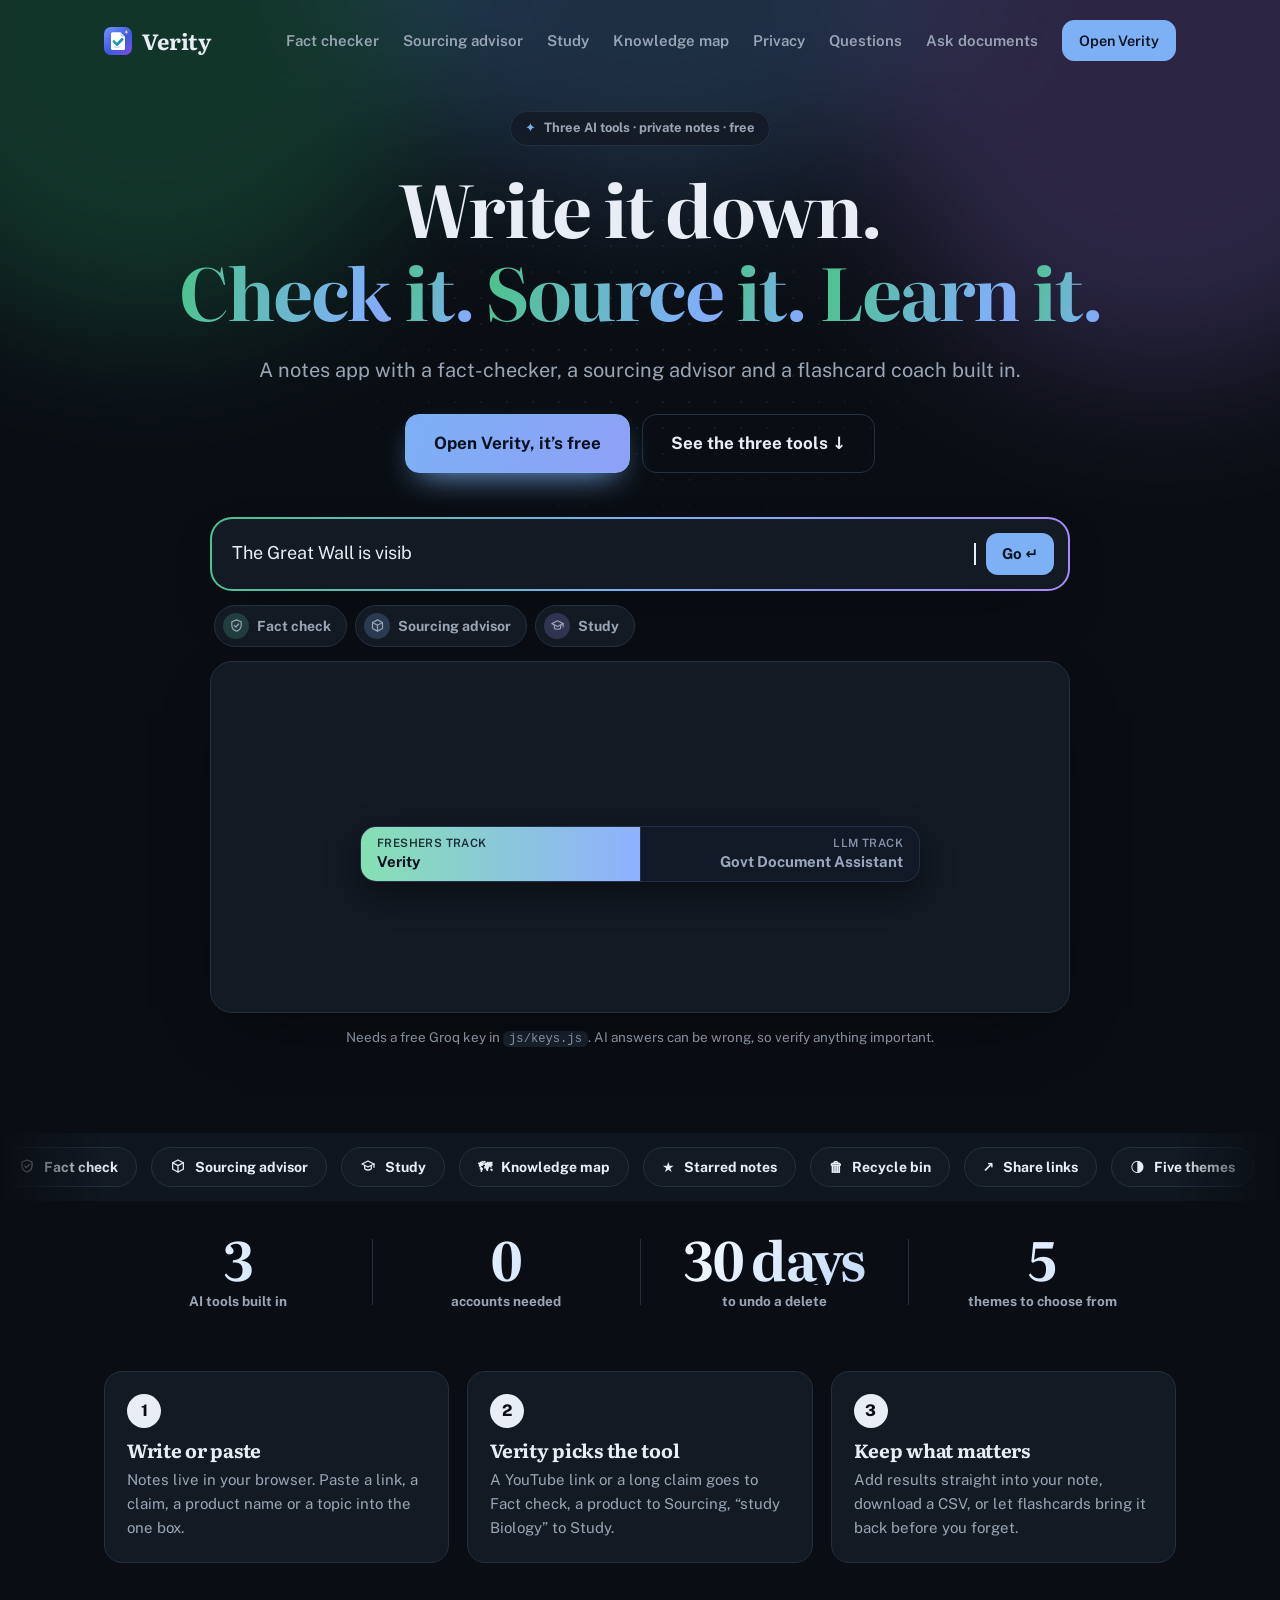
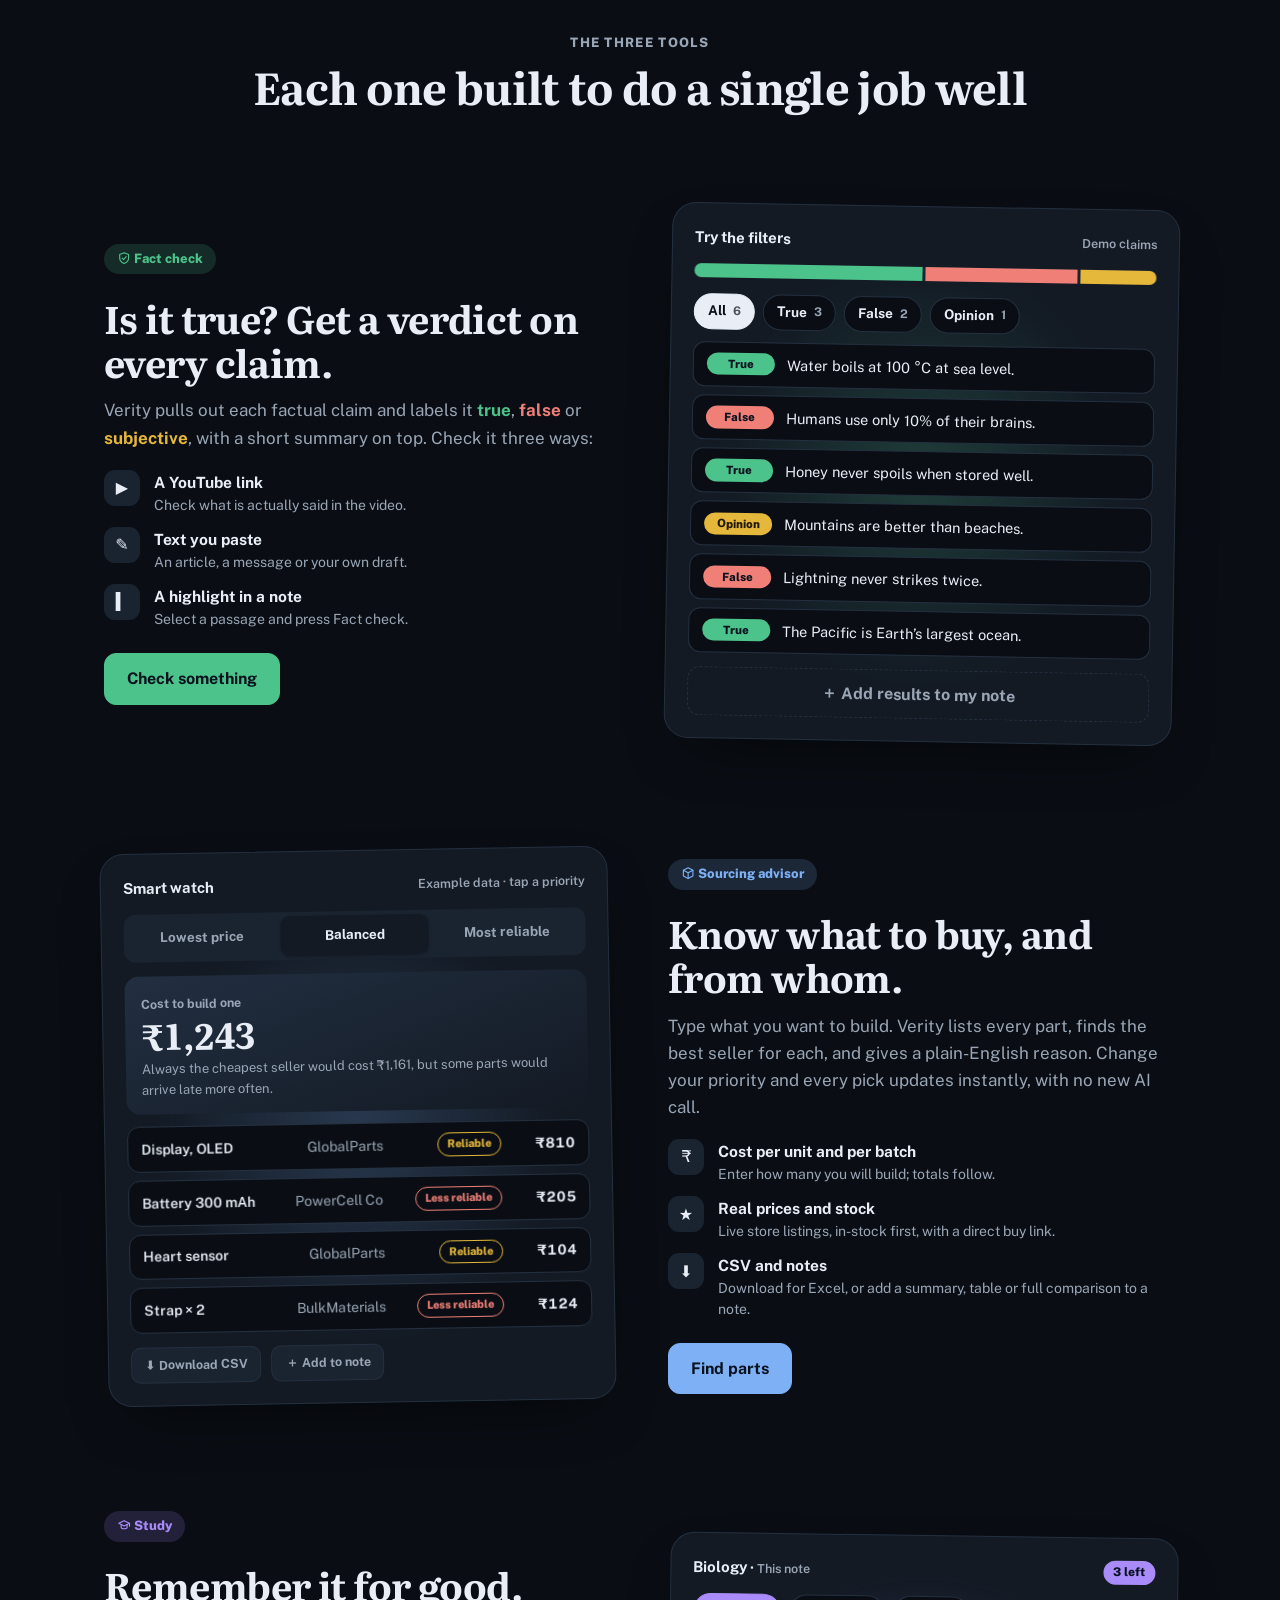
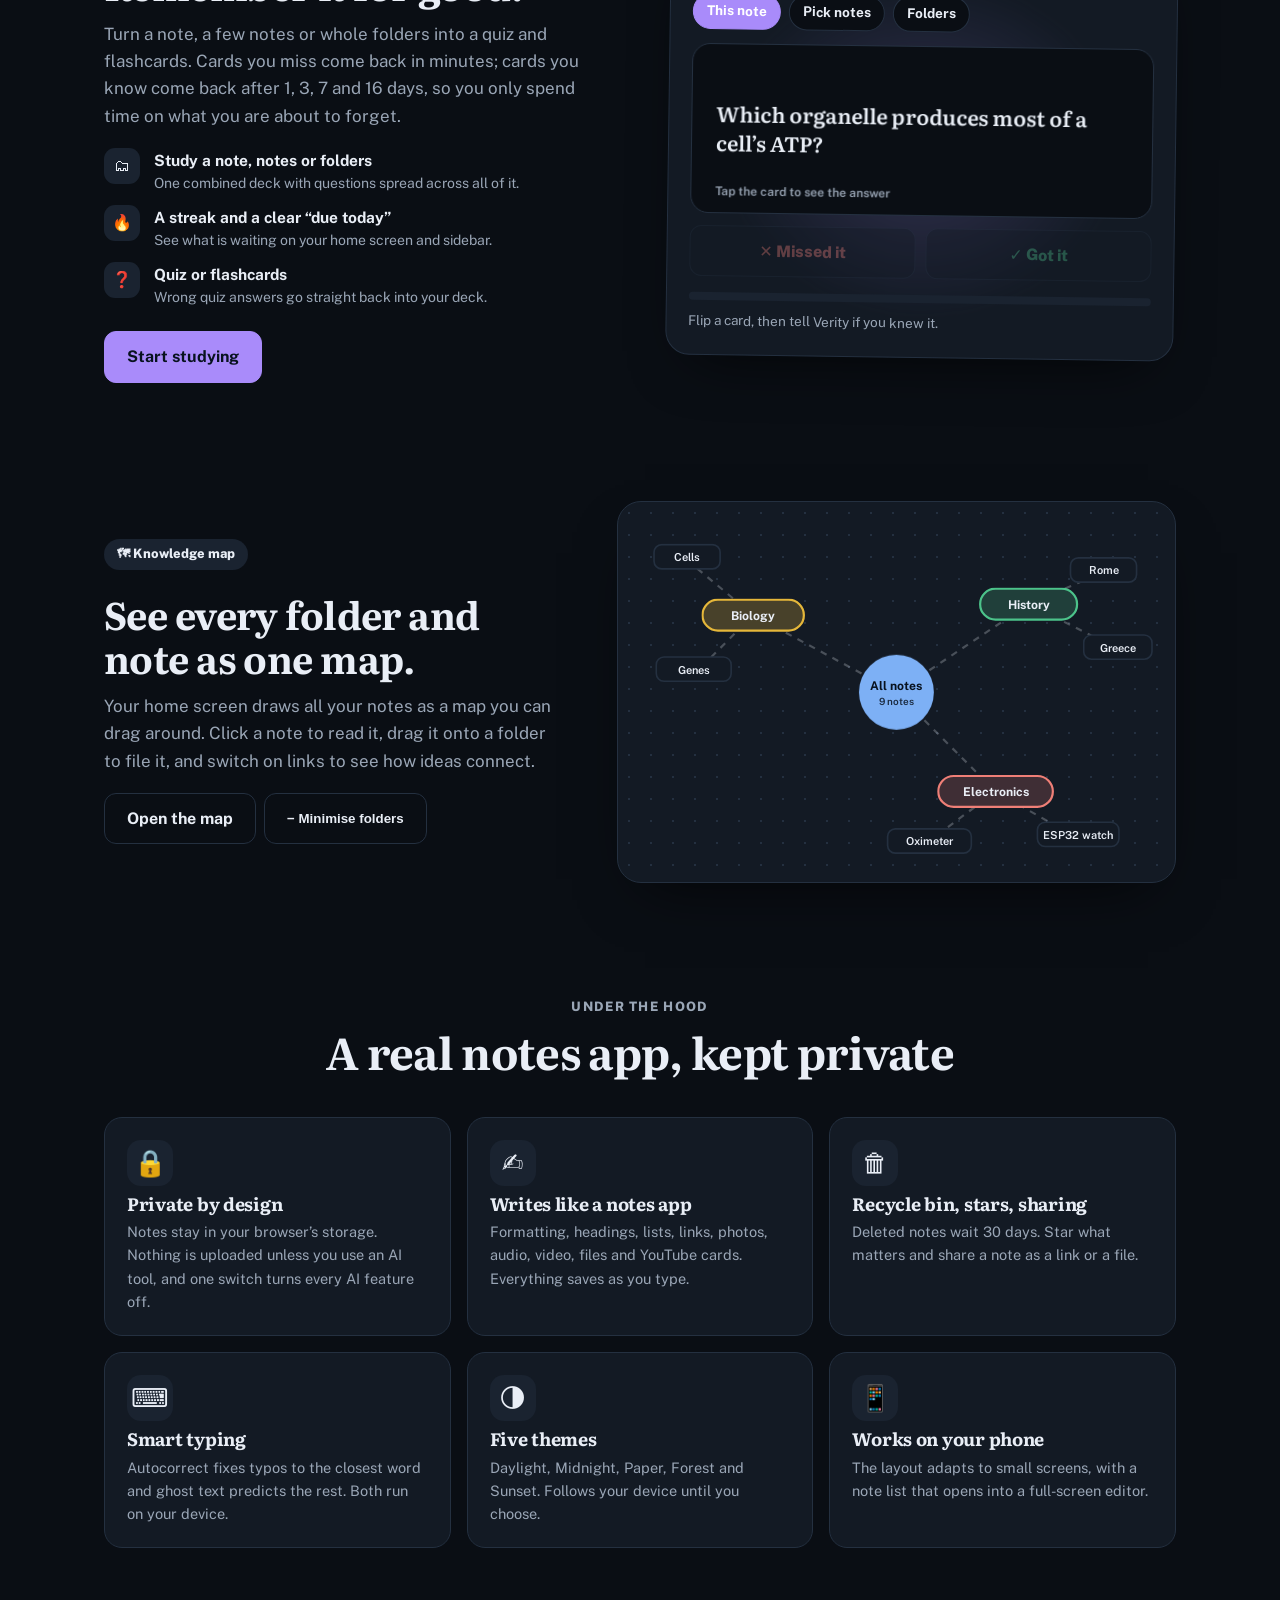
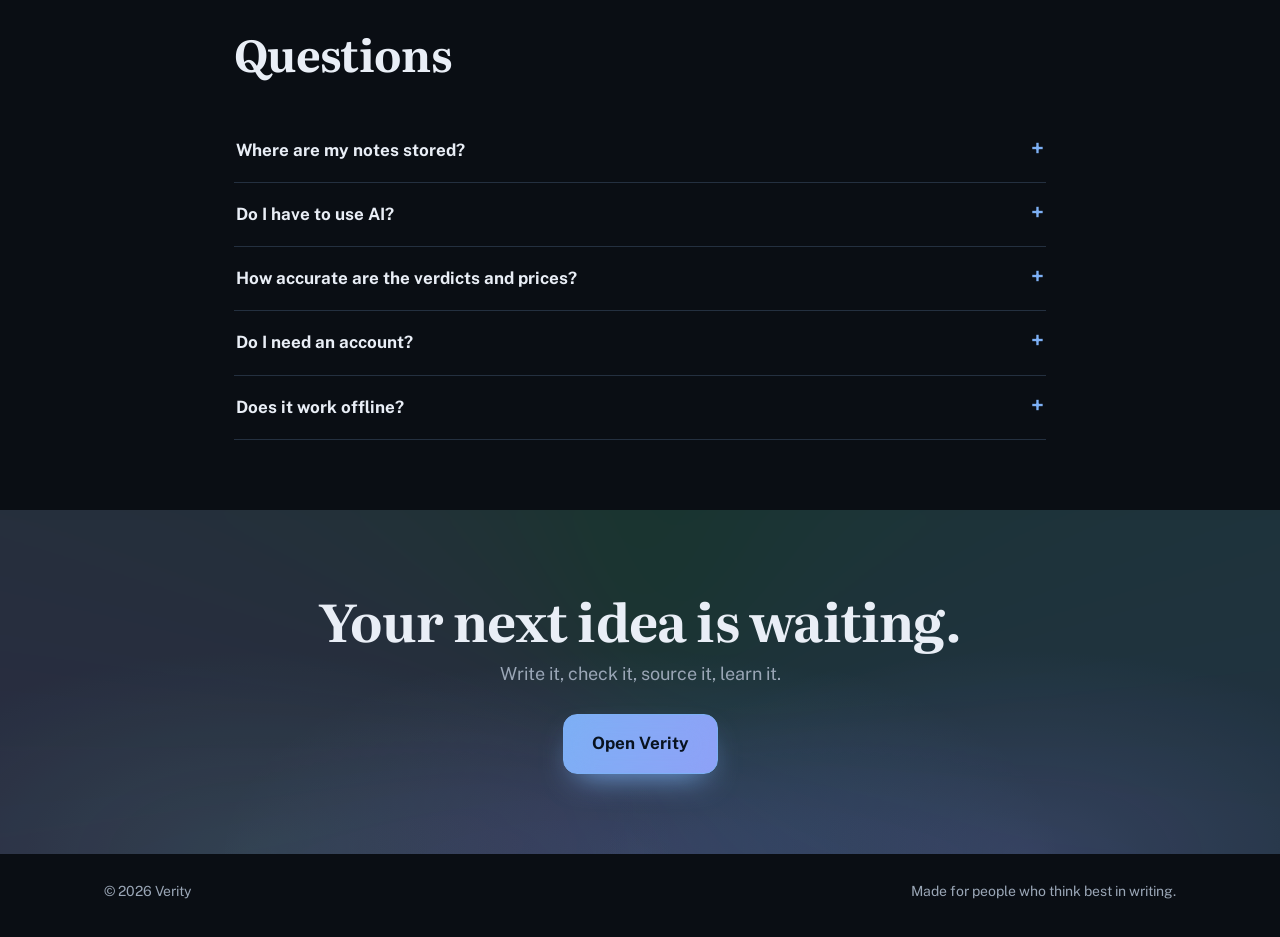
<file: index.html>
<!DOCTYPE html>
<html lang="en">
<head>
<meta charset="utf-8">
<meta name="viewport" content="width=device-width, initial-scale=1, viewport-fit=cover">
<title>Verity: notes that check, source and teach</title>
<meta name="description" content="Verity is a private notes app with three AI tools built in: a fact checker, a parts-sourcing advisor and a flashcard coach. Free, in your browser, no account.">
<link rel="icon" href="data:image/svg+xml,%3Csvg%20xmlns='http://www.w3.org/2000/svg'%20viewBox='0%200%2064%2064'%20role='img'%20aria-label='Verity'%3E%3Cdefs%3E%3ClinearGradient%20id='vbg'%20x1='6'%20y1='2'%20x2='58'%20y2='64'%20gradientUnits='userSpaceOnUse'%3E%3Cstop%20offset='0'%20stop-color='%236f8dff'/%3E%3Cstop%20offset='.55'%20stop-color='%233d5be0'/%3E%3Cstop%20offset='1'%20stop-color='%237a4ee6'/%3E%3C/linearGradient%3E%3ClinearGradient%20id='vck'%20x1='20'%20y1='26'%20x2='46'%20y2='46'%20gradientUnits='userSpaceOnUse'%3E%3Cstop%20offset='0'%20stop-color='%2314b88c'/%3E%3Cstop%20offset='1'%20stop-color='%232f6be0'/%3E%3C/linearGradient%3E%3C/defs%3E%3Crect%20width='64'%20height='64'%20rx='16'%20fill='url(%23vbg)'/%3E%20%20%3Cpath%20d='M19%2012h18.5L48%2022.5V49a3.5%203.5%200%200%201-3.5%203.5h-25A3.5%203.5%200%200%201%2016%2049V15.5A3.5%203.5%200%200%201%2019.500%2012z'%20fill='%23fff'/%3E%3Cpath%20d='M37.500%2012%2048%2022.500H41a3.500%203.500%200%200%201-3.500-3.500z'%20fill='%23c9d4ff'/%3E%20%20%3Cpath%20d='M22.500%2033%2029.500%2040.500l12-12.500'%20fill='none'%20stroke='url(%23vck)'%20stroke-width='6'%20stroke-linecap='round'%20stroke-linejoin='round'/%3E%20%20%3Crect%20x='22'%20y='45'%20width='15'%20height='2.600'%20rx='1.300'%20fill='%23c9d4ff'/%3E%20%20%3Cpath%20d='M51%206.500l1.500%203.500%203.500%201.500-3.500%201.500L51%2016.500%2049.500%2013%2046%2011.500%2049.500%2010z'%20fill='%23ffd36b'/%3E%3C/svg%3E" type="image/svg+xml">
<link rel="preconnect" href="https://fonts.googleapis.com">
<link href="https://fonts.googleapis.com/css2?family=Literata:opsz,wght@7..72,400;7..72,600;7..72,700&family=Public+Sans:wght@400;500;600;700&display=swap" rel="stylesheet">
<link rel="stylesheet" href="css/site.css?v=34">
<script>document.documentElement.classList.add("js")</script>
</head>
<body>
<div class="fx-prog" aria-hidden="true"></div>
<header class="wrap nav">
  <a class="logo" href="index.html"><svg class="vlogo" xmlns="http://www.w3.org/2000/svg" viewBox="0 0 64 64" width="28" height="28" aria-hidden="true" focusable="false"><defs><linearGradient id='vbg' x1='6' y1='2' x2='58' y2='64' gradientUnits='userSpaceOnUse'><stop offset='0' stop-color='#6f8dff'/><stop offset='.55' stop-color='#3d5be0'/><stop offset='1' stop-color='#7a4ee6'/></linearGradient><linearGradient id='vck' x1='20' y1='26' x2='46' y2='46' gradientUnits='userSpaceOnUse'><stop offset='0' stop-color='#14b88c'/><stop offset='1' stop-color='#2f6be0'/></linearGradient></defs><rect width='64' height='64' rx='16' fill='url(#vbg)'/>  <path d='M19 12h18.5L48 22.5V49a3.5 3.5 0 0 1-3.5 3.5h-25A3.5 3.5 0 0 1 16 49V15.5A3.5 3.5 0 0 1 19.500 12z' fill='#fff'/><path d='M37.500 12 48 22.500H41a3.500 3.500 0 0 1-3.500-3.500z' fill='#c9d4ff'/>  <path d='M22.500 33 29.500 40.500l12-12.500' fill='none' stroke='url(#vck)' stroke-width='6' stroke-linecap='round' stroke-linejoin='round'/>  <rect x='22' y='45' width='15' height='2.600' rx='1.300' fill='#c9d4ff'/>  <path d='M51 6.500l1.500 3.500 3.500 1.500-3.500 1.500L51 16.500 49.500 13 46 11.500 49.500 10z' fill='#ffd36b'/></svg>Verity</a>
  <nav aria-label="Main">
    <a href="#fact">Fact checker</a>
    <a href="#sourcing">Sourcing advisor</a>
    <a href="#study">Study</a>
    <a href="#map">Knowledge map</a>
    <a href="#privacy">Privacy</a>
    <a href="#faq">Questions</a>
    <a href="ask">Ask documents</a>
    <a class="btn small" href="app.html">Open Verity</a>
  </nav>
</header>

<main>
  <!-- HERO -->
  <section class="hero">
    <div class="aurora" aria-hidden="true"><i></i><i></i><i></i></div>
        <div class="wrap hero-in">
      <p class="eyebrow-pill"><span>✦</span> Three AI tools · private notes · free</p>
      <h1>Write it down.<br><span class="grad">Check it. Source it. Learn it.</span></h1>
      <p class="lead">A notes app with a fact-checker, a sourcing advisor and a flashcard coach built in.</p>
      <div class="cta-row">
        <a class="btn big" href="app.html">Open Verity, it’s free</a>
        <a class="btn ghost big" href="#tools">See the three tools ↓</a>
      </div>

      <div class="demo" id="demo" aria-label="Live demo of the Verity command box">
        <div class="demo-bar" aria-hidden="true"><span class="spark">✦</span><span class="demo-type" id="demoType"></span><span class="caret"></span><span class="demo-go">Go ↵</span></div>
        <div class="demo-routes" id="demoRoutes" role="tablist" aria-label="Pick a tool to preview">
          <button type="button" role="tab" data-d="0" class="rt rt-fact"><i><svg class="tic" viewBox="0 0 24 24" aria-hidden="true"><path d="M12 3 4.5 6v5.5c0 4.6 3.1 8 7.5 9.5 4.4-1.5 7.5-4.9 7.5-9.5V6z"/><path d="m8.6 12 2.4 2.4 4.5-4.8"/></svg></i>Fact check</button>
          <button type="button" role="tab" data-d="1" class="rt rt-src"><i><svg class="tic" viewBox="0 0 24 24" aria-hidden="true"><path d="m12 3 8 4.2v9.6L12 21l-8-4.2V7.2z"/><path d="m4 7.2 8 4.3 8-4.3M12 11.5V21"/></svg></i>Sourcing advisor</button>
          <button type="button" role="tab" data-d="2" class="rt rt-stu"><i><svg class="tic" viewBox="0 0 24 24" aria-hidden="true"><path d="m3 9 9-4.5L21 9l-9 4.5z"/><path d="M7 11.2v4.3c0 1.2 2.2 2.5 5 2.5s5-1.3 5-2.5v-4.3M21 9v5"/></svg></i>Study</button>
        </div>
        <div class="demo-stage">
          <div class="pane p-fact" data-p="0">
            <div class="pane-head"><b>Fact check · text</b><span>4 claims found</span></div>
            <div class="vbar"><i class="t" style="--w:50%"></i><i class="f" style="--w:25%"></i><i class="s" style="--w:25%"></i></div>
            <ol class="claims">
              <li style="--i:0"><em class="f">False</em>The Great Wall is visible from space with the naked eye.</li>
              <li style="--i:1"><em class="t">True</em>The Great Wall is over 20,000 km long in total.</li>
              <li style="--i:2"><em class="t">True</em>Parts of it date back more than 2,000 years.</li>
              <li style="--i:3"><em class="s">Opinion</em>It is the greatest wonder of the world.</li>
            </ol>
          </div>
          <div class="pane p-src" data-p="1">
            <div class="pane-head"><b>Smart watch · 4 parts</b><span class="big-total">₹<span data-count="1292">1,292</span> <small>per unit</small></span></div>
            <div class="rows">
              <div class="srow" style="--i:0"><span>Display, OLED</span><span class="seller">GlobalParts</span><span class="rel good">Reliable</span><b>₹810</b></div>
              <div class="srow" style="--i:1"><span>Battery 300 mAh</span><span class="seller">GlobalParts</span><span class="rel good">Reliable</span><b>₹234</b></div>
              <div class="srow" style="--i:2"><span>Heart sensor</span><span class="seller">ElectroMart</span><span class="rel best">Very reliable</span><b>₹115</b></div>
              <div class="srow" style="--i:3"><span>Strap × 2</span><span class="seller">PolyWorld</span><span class="rel good">Reliable</span><b>₹133</b></div>
            </div>
            <div class="pane-foot"><span>⬇ CSV</span><span>＋ Add to note</span></div>
          </div>
          <div class="pane p-stu" data-p="2">
            <div class="pane-head"><b>Study · Biology folder</b><span class="due">12 due today</span></div>
            <div class="flipcard"><div class="face front"><small>Question</small>Which organelle produces most of a cell’s ATP?</div><div class="face back"><small>Answer</small>The mitochondrion.</div></div>
            <div class="pane-foot"><span class="miss">✕ Missed it · back in 10 min</span><span class="got">✓ Got it · back in 3 days</span></div>
          </div>
        </div>
      </div>
      <p class="fine center">Needs a free Groq key in <code>js/keys.js</code>. AI answers can be wrong, so verify anything important.</p>
    </div>
  </section>

  <div class="marquee" aria-hidden="true"><div class="marquee-track"><span><i><svg class="tic" viewBox="0 0 24 24" aria-hidden="true"><path d="M12 3 4.5 6v5.5c0 4.6 3.1 8 7.5 9.5 4.4-1.5 7.5-4.9 7.5-9.5V6z"/><path d="m8.6 12 2.4 2.4 4.5-4.8"/></svg></i>Fact check</span><span><i><svg class="tic" viewBox="0 0 24 24" aria-hidden="true"><path d="m12 3 8 4.2v9.6L12 21l-8-4.2V7.2z"/><path d="m4 7.2 8 4.3 8-4.3M12 11.5V21"/></svg></i>Sourcing advisor</span><span><i><svg class="tic" viewBox="0 0 24 24" aria-hidden="true"><path d="m3 9 9-4.5L21 9l-9 4.5z"/><path d="M7 11.2v4.3c0 1.2 2.2 2.5 5 2.5s5-1.3 5-2.5v-4.3M21 9v5"/></svg></i>Study</span><span><i>🗺</i>Knowledge map</span><span><i>★</i>Starred notes</span><span><i>🗑</i>Recycle bin</span><span><i>↗</i>Share links</span><span><i>🌗</i>Five themes</span><span><i>✍</i>Smart typing</span><span><i>▶</i>YouTube cards</span><span><i><svg class="tic" viewBox="0 0 24 24" aria-hidden="true"><path d="M12 3 4.5 6v5.5c0 4.6 3.1 8 7.5 9.5 4.4-1.5 7.5-4.9 7.5-9.5V6z"/><path d="m8.6 12 2.4 2.4 4.5-4.8"/></svg></i>Fact check</span><span><i><svg class="tic" viewBox="0 0 24 24" aria-hidden="true"><path d="m12 3 8 4.2v9.6L12 21l-8-4.2V7.2z"/><path d="m4 7.2 8 4.3 8-4.3M12 11.5V21"/></svg></i>Sourcing advisor</span><span><i><svg class="tic" viewBox="0 0 24 24" aria-hidden="true"><path d="m3 9 9-4.5L21 9l-9 4.5z"/><path d="M7 11.2v4.3c0 1.2 2.2 2.5 5 2.5s5-1.3 5-2.5v-4.3M21 9v5"/></svg></i>Study</span><span><i>🗺</i>Knowledge map</span><span><i>★</i>Starred notes</span><span><i>🗑</i>Recycle bin</span><span><i>↗</i>Share links</span><span><i>🌗</i>Five themes</span><span><i>✍</i>Smart typing</span><span><i>▶</i>YouTube cards</span></div></div>

  <section class="wrap stats" aria-label="Verity at a glance">
    <div class="stat reveal"><b data-to="3">0</b><span>AI tools built in</span></div>
    <div class="stat reveal" style="--d:.08s"><b data-to="0">0</b><span>accounts needed</span></div>
    <div class="stat reveal" style="--d:.16s"><b data-to="30" data-suf=" days">0</b><span>to undo a delete</span></div>
    <div class="stat reveal" style="--d:.24s"><b data-to="5">0</b><span>themes to choose from</span></div>
  </section>

  <!-- ONE BOX -->
  <section class="wrap steps3" aria-label="How it works">
    <div class="step3 reveal"><span class="n">1</span><h3>Write or paste</h3><p>Notes live in your browser. Paste a link, a claim, a product name or a topic into the one box.</p></div>
    <div class="step3 reveal" style="--d:.08s"><span class="n">2</span><h3>Verity picks the tool</h3><p>A YouTube link or a long claim goes to Fact check, a product to Sourcing, “study Biology” to Study.</p></div>
    <div class="step3 reveal" style="--d:.16s"><span class="n">3</span><h3>Keep what matters</h3><p>Add results straight into your note, download a CSV, or let flashcards bring it back before you forget.</p></div>
  </section>

  <!-- TOOLS -->
  <section id="tools" class="tools">
    <div class="wrap">
      <p class="kicker">The three tools</p>
      <h2 class="sec-title">Each one built to do a single job well</h2>
    </div>

    <!-- FACT -->
    <div class="wrap band b-fact" id="fact">
      <div class="copy reveal">
        <span class="tag tag-fact"><svg class="tic" viewBox="0 0 24 24" aria-hidden="true"><path d="M12 3 4.5 6v5.5c0 4.6 3.1 8 7.5 9.5 4.4-1.5 7.5-4.9 7.5-9.5V6z"/><path d="m8.6 12 2.4 2.4 4.5-4.8"/></svg> Fact check</span>
        <h3>Is it true? Get a verdict on every claim.</h3>
        <p>Verity pulls out each factual claim and labels it <b class="t">true</b>, <b class="f">false</b> or <b class="s">subjective</b>, with a short summary on top. Check it three ways:</p>
        <ul class="ways">
          <li><span>▶</span><div><b>A YouTube link</b><small>Check what is actually said in the video.</small></div></li>
          <li><span>✎</span><div><b>Text you paste</b><small>An article, a message or your own draft.</small></div></li>
          <li><span>▍</span><div><b>A highlight in a note</b><small>Select a passage and press Fact check.</small></div></li>
        </ul>
        <a class="btn tool-btn" href="app.html#fact">Check something</a>
      </div>
      <div class="live reveal" style="--d:.1s" id="liveFact">
        <div class="live-head"><b>Try the filters</b><span>Demo claims</span></div>
        <div class="vbar big"><i class="t" id="fbT"></i><i class="f" id="fbF"></i><i class="s" id="fbS"></i></div>
        <div class="chips" id="factChips" role="group" aria-label="Filter claims">
          <button type="button" class="chip on" data-f="all">All <em id="cAll">6</em></button>
          <button type="button" class="chip c-t" data-f="t">True <em id="cT">3</em></button>
          <button type="button" class="chip c-f" data-f="f">False <em id="cF">2</em></button>
          <button type="button" class="chip c-s" data-f="s">Opinion <em id="cS">1</em></button>
        </div>
        <ol class="claims big" id="factList">
          <li data-v="t"><em class="t">True</em>Water boils at 100 °C at sea level.</li>
          <li data-v="f"><em class="f">False</em>Humans use only 10% of their brains.</li>
          <li data-v="t"><em class="t">True</em>Honey never spoils when stored well.</li>
          <li data-v="s"><em class="s">Opinion</em>Mountains are better than beaches.</li>
          <li data-v="f"><em class="f">False</em>Lightning never strikes twice.</li>
          <li data-v="t"><em class="t">True</em>The Pacific is Earth’s largest ocean.</li>
        </ol>
        <button type="button" class="add-note" id="addNote">＋ Add results to my note</button>
      </div>
    </div>

    <!-- SOURCING -->
    <div class="wrap band b-src flip" id="sourcing">
      <div class="live reveal" id="liveSrc">
        <div class="live-head"><b>Smart watch</b><span>Example data · tap a priority</span></div>
        <div class="seg" id="srcSeg" role="group" aria-label="What matters more">
          <button type="button" data-w="0.85">Lowest price</button><button type="button" data-w="0.5" class="on">Balanced</button><button type="button" data-w="0.15">Most reliable</button>
        </div>
        <div class="total-box"><small>Cost to build one</small><div class="total" id="srcTotal">₹0</div><p id="srcNote"></p></div>
        <div class="rows" id="srcRows"></div>
        <div class="pane-foot"><span>⬇ Download CSV</span><span>＋ Add to note</span></div>
      </div>
      <div class="copy reveal" style="--d:.1s">
        <span class="tag tag-src"><svg class="tic" viewBox="0 0 24 24" aria-hidden="true"><path d="m12 3 8 4.2v9.6L12 21l-8-4.2V7.2z"/><path d="m4 7.2 8 4.3 8-4.3M12 11.5V21"/></svg> Sourcing advisor</span>
        <h3>Know what to buy, and from whom.</h3>
        <p>Type what you want to build. Verity lists every part, finds the best seller for each, and gives a plain-English reason. Change your priority and every pick updates instantly, with no new AI call.</p>
        <ul class="ways">
          <li><span>₹</span><div><b>Cost per unit and per batch</b><small>Enter how many you will build; totals follow.</small></div></li>
          <li><span>★</span><div><b>Real prices and stock</b><small>Live store listings, in-stock first, with a direct buy link.</small></div></li>
          <li><span>⬇</span><div><b>CSV and notes</b><small>Download for Excel, or add a summary, table or full comparison to a note.</small></div></li>
        </ul>
        <a class="btn tool-btn" href="app.html#sourcing">Find parts</a>
      </div>
    </div>

    <!-- STUDY -->
    <div class="wrap band b-stu" id="study">
      <div class="copy reveal">
        <span class="tag tag-stu"><svg class="tic" viewBox="0 0 24 24" aria-hidden="true"><path d="m3 9 9-4.5L21 9l-9 4.5z"/><path d="M7 11.2v4.3c0 1.2 2.2 2.5 5 2.5s5-1.3 5-2.5v-4.3M21 9v5"/></svg> Study</span>
        <h3>Remember it for good.</h3>
        <p>Turn a note, a few notes or whole folders into a quiz and flashcards. Cards you miss come back in minutes; cards you know come back after 1, 3, 7 and 16 days, so you only spend time on what you are about to forget.</p>
        <ul class="ways">
          <li><span>🗂</span><div><b>Study a note, notes or folders</b><small>One combined deck with questions spread across all of it.</small></div></li>
          <li><span>🔥</span><div><b>A streak and a clear “due today”</b><small>See what is waiting on your home screen and sidebar.</small></div></li>
          <li><span>❓</span><div><b>Quiz or flashcards</b><small>Wrong quiz answers go straight back into your deck.</small></div></li>
        </ul>
        <a class="btn tool-btn" href="app.html#study">Start studying</a>
      </div>
      <div class="live reveal" style="--d:.1s" id="liveStu">
        <div class="live-head"><b>Biology · <span id="stuScope">Folder</span></b><span class="due" id="stuLeft">3 left</span></div>
        <div class="scope" id="stuScopeBtns" role="group" aria-label="What to study"><button type="button" class="chip on" data-s="This note">This note</button><button type="button" class="chip" data-s="3 notes">Pick notes</button><button type="button" class="chip" data-s="Folder">Folders</button></div>
        <button type="button" class="flash" id="flash" aria-live="polite"><span class="fq" id="fq"></span><span class="fa" id="fa"></span><small id="fhint">Tap the card to see the answer</small></button>
        <div class="rate" id="rate"><button type="button" class="miss" data-g="0">✕ Missed it</button><button type="button" class="got" data-g="1">✓ Got it</button></div>
        <div class="prog"><i id="stuBar"></i></div>
        <p class="after" id="after">Flip a card, then tell Verity if you knew it.</p>
      </div>
    </div>
  </section>

  <!-- MAP -->
  <section class="wrap band b-map" id="map">
    <div class="copy reveal">
      <span class="tag">🗺 Knowledge map</span>
      <h3>See every folder and note as one map.</h3>
      <p>Your home screen draws all your notes as a map you can drag around. Click a note to read it, drag it onto a folder to file it, and switch on links to see how ideas connect.</p>
      <div class="map-ctl"><a class="btn ghost" href="app.html">Open the map</a><button type="button" class="btn ghost" id="mapToggle" aria-pressed="false">− Minimise folders</button></div>
    </div>
    <div class="mapart reveal" style="--d:.1s" aria-hidden="true">
      <svg viewBox="0 0 480 320" role="img">
        <g class="lines" stroke="currentColor" stroke-opacity=".25" stroke-width="2" fill="none">
          <path d="M240 160 L110 90M240 160 L360 80M240 160 L330 250"/><path class="kid" d="M110 90 L50 40M110 90 L60 140M360 80 L430 50M360 80 L440 120M330 250 L400 290M330 250 L270 295"/>
        </g>
        <g class="nodes">
          <circle class="hub" cx="240" cy="160" r="34"/><text x="240" y="158" text-anchor="middle" class="t1">All notes</text><text x="240" y="172" text-anchor="middle" class="t2">9 notes</text>
          <g class="f f1"><rect x="64" y="76" width="92" height="28" rx="14"/><text x="110" y="94" text-anchor="middle">Biology</text></g>
          <g class="f f2"><rect x="316" y="66" width="88" height="28" rx="14"/><text x="360" y="84" text-anchor="middle">History</text></g>
          <g class="f f3"><rect x="278" y="236" width="104" height="28" rx="14"/><text x="330" y="254" text-anchor="middle">Electronics</text></g>
          <g class="n"><rect x="20" y="26" width="60" height="22" rx="7"/><text x="50" y="41" text-anchor="middle">Cells</text></g>
          <g class="n"><rect x="22" y="128" width="68" height="22" rx="7"/><text x="56" y="143" text-anchor="middle">Genes</text></g>
          <g class="n n2"><rect x="398" y="38" width="60" height="22" rx="7"/><text x="428" y="53" text-anchor="middle">Rome</text></g>
          <g class="n n2"><rect x="410" y="108" width="62" height="22" rx="7"/><text x="441" y="123" text-anchor="middle">Greece</text></g>
          <g class="n n3"><rect x="368" y="278" width="74" height="22" rx="7"/><text x="405" y="293" text-anchor="middle">ESP32 watch</text></g>
          <g class="n n3"><rect x="232" y="284" width="76" height="22" rx="7"/><text x="270" y="299" text-anchor="middle">Oximeter</text></g>
        </g>
      </svg>
    </div>
  </section>

  <!-- PRIVACY / BASICS -->
  <section class="wrap" id="privacy">
    <p class="kicker">Under the hood</p>
    <h2 class="sec-title">A real notes app, kept private</h2>
    <div class="tiles">
      <article class="tile reveal"><span>🔒</span><h3>Private by design</h3><p>Notes stay in your browser’s storage. Nothing is uploaded unless you use an AI tool, and one switch turns every AI feature off.</p></article>
      <article class="tile reveal" style="--d:.06s"><span>✍️</span><h3>Writes like a notes app</h3><p>Formatting, headings, lists, links, photos, audio, video, files and YouTube cards. Everything saves as you type.</p></article>
      <article class="tile reveal" style="--d:.12s"><span>🗑</span><h3>Recycle bin, stars, sharing</h3><p>Deleted notes wait 30 days. Star what matters and share a note as a link or a file.</p></article>
      <article class="tile reveal" style="--d:.18s"><span>⌨️</span><h3>Smart typing</h3><p>Autocorrect fixes typos to the closest word and ghost text predicts the rest. Both run on your device.</p></article>
      <article class="tile reveal" style="--d:.24s"><span>🌗</span><h3>Five themes</h3><p>Daylight, Midnight, Paper, Forest and Sunset. Follows your device until you choose.</p></article>
      <article class="tile reveal" style="--d:.3s"><span>📱</span><h3>Works on your phone</h3><p>The layout adapts to small screens, with a note list that opens into a full-screen editor.</p></article>
    </div>
  </section>

  <section class="wrap" id="faq">
    <h2 class="sec-title left">Questions</h2>
    <div class="faq">
      <details><summary>Where are my notes stored?</summary><p>In your browser’s local storage on the device you are using. They don’t sync between devices, and clearing your browser’s site data removes them. Deleted notes stay in the Recycle bin for 30 days.</p></details>
      <details><summary>Do I have to use AI?</summary><p>No. Fact check, Sourcing, Study and the writing tools only work if you add a Groq key to <code>js/keys.js</code>, and “Turn off all AI features” in AI settings hides them completely. Autocorrect and word prediction run on your device.</p></details>
      <details><summary>How accurate are the verdicts and prices?</summary><p>They are AI-generated and the model has no live web access, so treat them as a strong first pass. The Sourcing advisor reads real store listings through the Verity server (run python3 server.py), but prices change often, so open the listing and confirm before you buy.</p></details>
      <details><summary>Do I need an account?</summary><p>No. Open the app and start writing.</p></details>
      <details><summary>Does it work offline?</summary><p>Writing, searching and reviewing flashcards work once the page has loaded. AI tools need an internet connection.</p></details>
    </div>
  </section>

  <section class="closing">
    <div class="wrap">
      <h2>Your next idea is waiting.</h2>
      <p>Write it, check it, source it, learn it.</p>
      <a class="btn big" href="app.html">Open Verity</a>
    </div>
  </section>
</main>

<footer class="wrap foot">
  <span>&copy; 2026 Verity</span>
  <span>Made for people who think best in writing.</span>
</footer>

<button type="button" class="to-top" aria-label="Back to top">↑</button>
<script>
(function(){
  var reduce=window.matchMedia&&matchMedia("(prefers-reduced-motion:reduce)").matches;
  /* reveal on scroll */
  var els=[].slice.call(document.querySelectorAll(".reveal"));
  if(!("IntersectionObserver" in window)){els.forEach(function(e){e.classList.add("in")})}
  else{var io=new IntersectionObserver(function(en){en.forEach(function(x){if(x.isIntersecting){x.target.classList.add("in");io.unobserve(x.target)}})},{threshold:.12});els.forEach(function(e){io.observe(e)})}

  /* ---------- hero demo: typing -> routes -> result ---------- */
  var SC=[{t:"The Great Wall is visible from space and it is over 20,000 km long.",r:0},{t:"smart watch",r:1},{t:"study Biology",r:2}];
  var typeEl=document.getElementById("demoType"),panes=[].slice.call(document.querySelectorAll(".demo-stage .pane")),tabs=[].slice.call(document.querySelectorAll("#demoRoutes .rt")),demo=document.getElementById("demo");
  var cur=0,timer=null,manual=false,alive=true;
  function show(i){
    panes.forEach(function(p,k){p.classList.remove("active");if(k===i){void p.offsetWidth;p.classList.add("active")}});
    tabs.forEach(function(t,k){t.classList.toggle("best",k===i);t.setAttribute("aria-selected",k===i?"true":"false")});
    if(i===1)countUp();
  }
  function countUp(){
    var el=document.querySelector("[data-count]");if(!el||reduce)return;var to=+el.getAttribute("data-count"),t0=performance.now();
    (function f(n){var k=Math.min(1,(n-t0)/900);el.textContent=Math.round(to*(1-Math.pow(1-k,3))).toLocaleString("en-IN");if(k<1)requestAnimationFrame(f)})(t0);
  }
  function wait(ms){return new Promise(function(r){timer=setTimeout(r,ms)})}
  async function play(){
    while(alive&&!manual){
      var s=SC[cur];typeEl.textContent="";tabs.forEach(function(t){t.classList.remove("best")});panes.forEach(function(p){p.classList.remove("active")});
      for(var i=1;i<=s.t.length&&!manual;i++){typeEl.textContent=s.t.slice(0,i);await wait(s.t.length>30?22:55)}
      if(manual)return;await wait(250);show(s.r);await wait(5200);
      if(manual)return;
      for(var j=s.t.length;j>0&&!manual;j-=3){typeEl.textContent=s.t.slice(0,Math.max(0,j));await wait(8)}
      cur=(cur+1)%SC.length;
    }
  }
  function manualShow(i){manual=true;clearTimeout(timer);cur=i;typeEl.textContent=SC[i].t;show(i)}
  tabs.forEach(function(t){t.addEventListener("click",function(){manualShow(+t.getAttribute("data-d"))})});
  if(reduce){manual=true;typeEl.textContent=SC[0].t;show(0)}
  else{show(0);typeEl.textContent=SC[0].t;panes[0].classList.add("active");setTimeout(function(){if(manual)return;typeEl.textContent="";play()},1800)}
  document.addEventListener("visibilitychange",function(){if(document.hidden){clearTimeout(timer)}else if(!manual&&!reduce){clearTimeout(timer);play()}});

  /* ---------- fact check filters ---------- */
  var list=document.getElementById("factList"),rows=[].slice.call(list.children),cnt={t:0,f:0,s:0};
  rows.forEach(function(r){cnt[r.getAttribute("data-v")]++});
  function setBar(){var n=rows.length;["T","F","S"].forEach(function(k){document.getElementById("fb"+k).style.flex=cnt[k.toLowerCase()]})}
  document.getElementById("cAll").textContent=rows.length;document.getElementById("cT").textContent=cnt.t;document.getElementById("cF").textContent=cnt.f;document.getElementById("cS").textContent=cnt.s;setBar();
  document.getElementById("factChips").addEventListener("click",function(e){
    var b=e.target.closest("[data-f]");if(!b)return;var f=b.getAttribute("data-f");
    [].forEach.call(this.children,function(c){c.classList.toggle("on",c===b)});
    rows.forEach(function(r){r.classList.toggle("gone",f!=="all"&&r.getAttribute("data-v")!==f)});
  });
  var add=document.getElementById("addNote");
  add.addEventListener("click",function(){var on=add.classList.toggle("done");add.textContent=on?"✓ Added to your note":"＋ Add results to my note"});

  /* ---------- sourcing: same scoring idea as the app ---------- */
  var PARTS=[
   {n:"Display, OLED",q:1,s:[["ElectroMart",900,93],["GlobalParts",810,87],["ChipBazaar",738,76]]},
   {n:"Battery 300 mAh",q:1,s:[["ElectroMart",260,93],["GlobalParts",234,87],["PowerCell Co",205,79]]},
   {n:"Heart sensor",q:1,s:[["ElectroMart",115,93],["GlobalParts",104,87],["ChipBazaar",94,76]]},
   {n:"Strap",q:2,s:[["OmniMarket",90,91],["PolyWorld",80,88],["BulkMaterials",62,78]]}];
  var inr=function(n){return "₹"+Math.round(n).toLocaleString("en-IN")};
  function srcDraw(w){
    var total=0,cheap=0,html="";
    PARTS.forEach(function(p,i){
      var low=Math.min.apply(null,p.s.map(function(x){return x[1]})),best=p.s.slice().sort(function(a,b){return (w*(100*low/b[1])+(1-w)*b[2])-(w*(100*low/a[1])+(1-w)*a[2])})[0];
      total+=best[1]*p.q;cheap+=low*p.q;
      var lab=best[2]>=88?["Very reliable","best"]:best[2]>=80?["Reliable","good"]:["Less reliable","bad"];
      html+='<div class="srow in" style="--i:'+i+'"><span>'+p.n+(p.q>1?" × "+p.q:"")+'</span><span class="seller">'+best[0]+'</span><span class="rel '+lab[1]+'">'+lab[0]+'</span><b>'+inr(best[1]*p.q)+'</b></div>';
    });
    document.getElementById("srcRows").innerHTML=html;document.getElementById("srcTotal").textContent=inr(total);
    document.getElementById("srcNote").textContent=total-cheap<1?"Cheapest and reliable at once.":"Always the cheapest seller would cost "+inr(cheap)+", but some parts would arrive late more often.";
  }
  document.getElementById("srcSeg").addEventListener("click",function(e){var b=e.target.closest("[data-w]");if(!b)return;[].forEach.call(this.children,function(c){c.classList.toggle("on",c===b)});srcDraw(parseFloat(b.getAttribute("data-w")))});
  srcDraw(0.5);

  /* ---------- study: flip, grade, reschedule ---------- */
  var CARDS=[["Which organelle produces most of a cell’s ATP?","The mitochondrion."],["What carries amino acids to the ribosome?","Transfer RNA (tRNA)."],["What is the base pair of adenine in DNA?","Thymine."]];
  var ci=0,flipped=false,answered=0,fq=document.getElementById("fq"),fa=document.getElementById("fa"),fl=document.getElementById("flash"),rate=document.getElementById("rate");
  function card(){fq.textContent=CARDS[ci][0];fa.textContent=CARDS[ci][1];fl.classList.remove("flipped");flipped=false;rate.classList.remove("on");document.getElementById("fhint").textContent="Tap the card to see the answer"}
  function flip(){if(flipped)return;flipped=true;fl.classList.add("flipped");rate.classList.add("on");document.getElementById("fhint").textContent=""}
  fl.addEventListener("click",flip);
  rate.addEventListener("click",function(e){
    var b=e.target.closest("[data-g]");if(!b)return;var good=b.getAttribute("data-g")==="1";answered++;
    document.getElementById("after").textContent=good?"Nice. This card comes back in 3 days.":"No problem. This card comes back in 10 minutes.";
    document.getElementById("stuBar").style.width=Math.min(100,answered/CARDS.length*100)+"%";
    document.getElementById("stuLeft").textContent=Math.max(0,CARDS.length-answered)+" left";
    ci=(ci+1)%CARDS.length;if(answered>=CARDS.length){document.getElementById("after").textContent=(good?"Nice. ":"")+"Session complete. Come back tomorrow for what is due.";answered=0;setTimeout(function(){document.getElementById("stuBar").style.width="0";document.getElementById("stuLeft").textContent=CARDS.length+" left"},2600)}
    card();
  });
  document.getElementById("stuScopeBtns").addEventListener("click",function(e){var b=e.target.closest("[data-s]");if(!b)return;[].forEach.call(this.children,function(c){c.classList.toggle("on",c===b)});document.getElementById("stuScope").textContent=b.getAttribute("data-s")});
  document.getElementById("stuScope").textContent="This note";card();
})();
</script>
<script>
/* Landing page motion layer (was js/site-fx.js) */
/* Verity landing: motion layer (progressive enhancement, respects reduced motion). */
(function(){
  var reduce=window.matchMedia&&matchMedia("(prefers-reduced-motion:reduce)").matches,fine=window.matchMedia&&matchMedia("(pointer:fine)").matches;
  var $=function(s,r){return (r||document).querySelector(s)},$$=function(s,r){return [].slice.call((r||document).querySelectorAll(s))};

  /* headline: words rise in one by one */
  var h1=$("h1");if(h1&&!reduce){
    var i=0;(function walk(n){[].slice.call(n.childNodes).forEach(function(c){
      if(c.nodeType===3){var f=document.createDocumentFragment();c.nodeValue.split(/(\s+)/).forEach(function(t){if(!t)return;if(/^\s+$/.test(t)){f.appendChild(document.createTextNode(" "));return}var s=document.createElement("span");s.className="w";s.style.setProperty("--wi",i++);s.textContent=t;f.appendChild(s)});c.replaceWith(f)}
      else if(c.nodeType===1&&c.tagName!=="BR")walk(c)})})(h1);
  }

  /* scroll: progress bar, sticky nav, back-to-top, active section */
  var bar=$(".fx-prog"),nav=$(".nav"),top=$(".to-top"),links=$$(".nav nav a[href^='#']"),secs=links.map(function(a){return $(a.getAttribute("href"))});
  var tick=false;
  function onScroll(){tick=false;var y=window.scrollY,max=document.documentElement.scrollHeight-innerHeight;
    if(bar)bar.style.transform="scaleX("+(max>0?y/max:0)+")";
    nav.classList.toggle("stuck",y>12);if(top)top.classList.toggle("on",y>900);
    var act=-1;secs.forEach(function(s,k){if(s&&s.getBoundingClientRect().top<innerHeight*.4)act=k});links.forEach(function(a,k){a.classList.toggle("act",k===act)});
    if(!reduce){var hero=$(".hero");if(hero&&y<900){var ab=$(".aurora");if(ab)ab.style.transform="translateY("+y*.18+"px)"}}
  }
  addEventListener("scroll",function(){if(!tick){tick=true;requestAnimationFrame(onScroll)}},{passive:true});onScroll();
  if(top)top.addEventListener("click",function(){scrollTo({top:0,behavior:reduce?"auto":"smooth"})});

  /* hero: spotlight grid follows the cursor; floating chips drift with it */
  var hero=$(".hero");
  if(hero&&fine&&!reduce){
    hero.addEventListener("pointermove",function(e){var r=hero.getBoundingClientRect(),x=e.clientX-r.left,y=e.clientY-r.top;
      hero.style.setProperty("--mx",x+"px");hero.style.setProperty("--my",y+"px");
      hero.style.setProperty("--px",((x/r.width-.5)*-26).toFixed(1));hero.style.setProperty("--py",((y/r.height-.5)*-18).toFixed(1));
      var fl=$(".floaters");if(fl){fl.style.setProperty("--px",hero.style.getPropertyValue("--px"));fl.style.setProperty("--py",hero.style.getPropertyValue("--py"))}});
    /* demo tilt */
    var demo=$("#demo");
    demo.addEventListener("pointermove",function(e){var r=demo.getBoundingClientRect(),x=(e.clientX-r.left)/r.width,y=(e.clientY-r.top)/r.height;
      demo.classList.add("tilt");demo.style.setProperty("--rx",((.5-y)*5).toFixed(2)+"deg");demo.style.setProperty("--ry",((x-.5)*7).toFixed(2)+"deg");
      var st=$(".demo-stage",demo).getBoundingClientRect();demo.style.setProperty("--gx",(e.clientX-st.left)+"px");demo.style.setProperty("--gy",(e.clientY-st.top)+"px")});
    demo.addEventListener("pointerleave",function(){demo.classList.remove("tilt");demo.style.setProperty("--rx","0deg");demo.style.setProperty("--ry","0deg")});
  }

  /* tiles: spotlight under the cursor */
  $$(".tile").forEach(function(t){t.addEventListener("pointermove",function(e){var r=t.getBoundingClientRect();t.style.setProperty("--mx",(e.clientX-r.left)+"px");t.style.setProperty("--my",(e.clientY-r.top)+"px")})});

  /* count-up numbers */
  function count(el){
    var to=+el.getAttribute("data-to"),suf=el.getAttribute("data-suf")||"";
    if(reduce){el.textContent=to+suf;return}
    var t0=performance.now(),d=1300;(function f(n){var k=Math.min(1,(n-t0)/d);el.textContent=Math.round(to*(1-Math.pow(1-k,4)))+suf;if(k<1)requestAnimationFrame(f)})(t0);
  }
  if("IntersectionObserver" in window){
    var io=new IntersectionObserver(function(en){en.forEach(function(x){if(!x.isIntersecting)return;io.unobserve(x.target);
      if(x.target.hasAttribute("data-to"))count(x.target);else x.target.classList.add("in")})},{threshold:.35});
    $$("[data-to]").forEach(function(e){io.observe(e)});$$(".mapart").forEach(function(e){io.observe(e)});
  }else{$$("[data-to]").forEach(count);$$(".mapart").forEach(function(e){e.classList.add("in")})}

  /* map art: stagger index, and a working minimise / maximise toggle */
  $$(".mapart .nodes>g").forEach(function(g,k){g.style.setProperty("--k",k)});
  var art=$(".mapart"),mc=$("#mapToggle");
  if(art&&mc)mc.addEventListener("click",function(){var min=art.classList.toggle("min");mc.textContent=min?"＋ Maximise folders":"− Minimise folders";mc.setAttribute("aria-pressed",min?"true":"false")});

  /* closing button: little sparkles */
  var cb=$(".closing .btn");
  if(cb&&!reduce)cb.addEventListener("pointerenter",function(){
    var r=cb.getBoundingClientRect(),host=cb.parentNode;host.style.position="relative";
    for(var k=0;k<10;k++){var s=document.createElement("span");s.className="spark";s.textContent=["✦","✧","⚖","🧩","🎓"][k%5];
      var a=Math.random()*Math.PI*2,d=60+Math.random()*60;s.style.left=(cb.offsetLeft+cb.offsetWidth/2)+"px";s.style.top=(cb.offsetTop+cb.offsetHeight/2)+"px";
      s.style.setProperty("--sx",Math.cos(a)*d+"px");s.style.setProperty("--sy",Math.sin(a)*d+"px");host.appendChild(s);setTimeout(function(x){x.remove()},950,s)}
  });
})();
</script>
<!-- TRACKSWITCH -->
<style>
.trk{position:fixed;left:50%;bottom:18px;transform:translateX(-50%);z-index:9999;display:flex;width:min(560px,calc(100% - 24px));border:1px solid #243047;border-radius:16px;background:#111826;overflow:hidden;box-shadow:0 12px 34px rgba(0,0,0,.45);font-family:"Public Sans",system-ui,sans-serif}
.trk a{flex:1;display:flex;flex-direction:column;gap:2px;padding:10px 16px;text-decoration:none;color:#9aa7bf;font-size:15px;font-weight:700;line-height:1.2}
.trk a small{font-size:11.5px;font-weight:600;letter-spacing:.4px;text-transform:uppercase;opacity:.85}
.trk a+a{border-left:1px solid #243047;text-align:right;align-items:flex-end}
.trk a.on{color:#07101c;background:linear-gradient(90deg,#86e0b3,#8fb0ff);cursor:default}
.trk a:not(.on):hover{color:#eef2fa;background:rgba(122,162,255,.1)}
@media(max-width:480px){.trk a{padding:9px 12px;font-size:14px}}
</style>
<nav class="trk" aria-label="Project tracks"><a class="on" href="/" aria-current="page"><small>Freshers Track</small>Verity</a><a href="local"><small>LLM Track</small>Govt Document Assistant</a></nav>
</body>
</html>
</file>
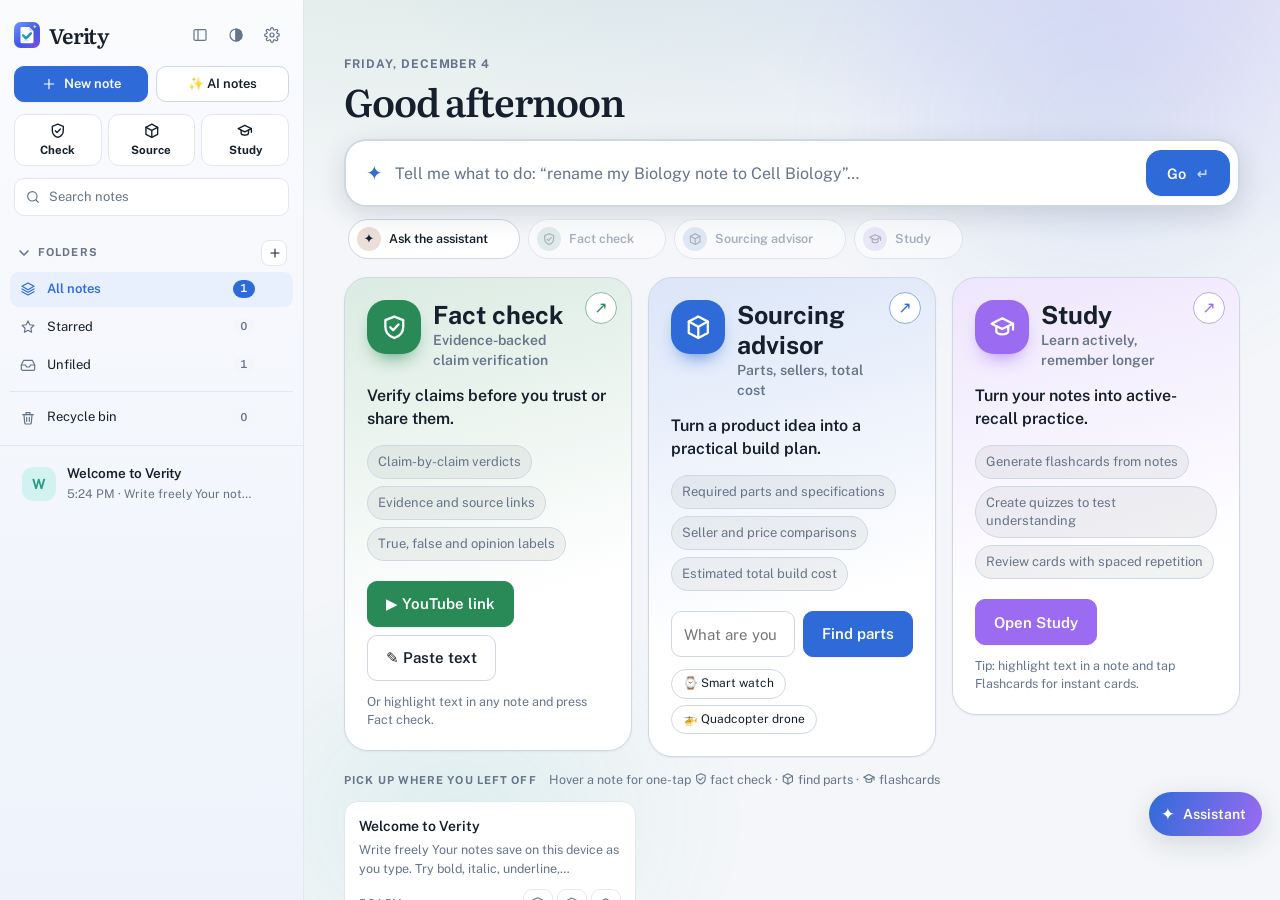
<file: app.html>
<!DOCTYPE html>
<html lang="en">
<head>
<meta charset="utf-8">
<meta name="viewport" content="width=device-width, initial-scale=1, viewport-fit=cover">
<title>Verity notes</title>
<meta name="description" content="Write and keep your notes in Verity. Everything saves on your device.">
<link rel="icon" href="data:image/svg+xml,%3Csvg%20xmlns='http://www.w3.org/2000/svg'%20viewBox='0%200%2064%2064'%20role='img'%20aria-label='Verity'%3E%3Cdefs%3E%3ClinearGradient%20id='vbg'%20x1='6'%20y1='2'%20x2='58'%20y2='64'%20gradientUnits='userSpaceOnUse'%3E%3Cstop%20offset='0'%20stop-color='%236f8dff'/%3E%3Cstop%20offset='.55'%20stop-color='%233d5be0'/%3E%3Cstop%20offset='1'%20stop-color='%237a4ee6'/%3E%3C/linearGradient%3E%3ClinearGradient%20id='vck'%20x1='20'%20y1='26'%20x2='46'%20y2='46'%20gradientUnits='userSpaceOnUse'%3E%3Cstop%20offset='0'%20stop-color='%2314b88c'/%3E%3Cstop%20offset='1'%20stop-color='%232f6be0'/%3E%3C/linearGradient%3E%3C/defs%3E%3Crect%20width='64'%20height='64'%20rx='16'%20fill='url(%23vbg)'/%3E%20%20%3Cpath%20d='M19%2012h18.5L48%2022.5V49a3.5%203.5%200%200%201-3.5%203.5h-25A3.5%203.5%200%200%201%2016%2049V15.5A3.5%203.5%200%200%201%2019.500%2012z'%20fill='%23fff'/%3E%3Cpath%20d='M37.500%2012%2048%2022.500H41a3.500%203.500%200%200%201-3.500-3.500z'%20fill='%23c9d4ff'/%3E%20%20%3Cpath%20d='M22.500%2033%2029.500%2040.500l12-12.500'%20fill='none'%20stroke='url(%23vck)'%20stroke-width='6'%20stroke-linecap='round'%20stroke-linejoin='round'/%3E%20%20%3Crect%20x='22'%20y='45'%20width='15'%20height='2.600'%20rx='1.300'%20fill='%23c9d4ff'/%3E%20%20%3Cpath%20d='M51%206.500l1.500%203.500%203.500%201.500-3.500%201.500L51%2016.500%2049.500%2013%2046%2011.500%2049.500%2010z'%20fill='%23ffd36b'/%3E%3C/svg%3E" type="image/svg+xml">
<link rel="preconnect" href="https://fonts.googleapis.com">
<link href="https://fonts.googleapis.com/css2?family=Literata:opsz,wght@7..72,400;7..72,600&family=Public+Sans:wght@400;500;600&display=swap" rel="stylesheet">
<script>try{var t=localStorage.getItem("quillora-v1-theme");if(t)document.documentElement.setAttribute("data-theme",t)}catch(e){}</script>
<link rel="stylesheet" href="css/style.css?v=33.3">
</head>
<body>
<div class="app" id="app">
  <button class="icon-btn side-open" id="sideOpen" type="button" title="Show sidebar (Ctrl+\)" aria-label="Show sidebar"><svg class="i" viewBox="0 0 24 24"><rect x="3" y="4" width="18" height="16" rx="2"/><path d="M9 4v16"/></svg></button>
  <aside>
    <div class="side-top">
      <div class="side-row">
        <a class="brand" id="brand" href="app.html" title="Home"><svg class="vlogo" xmlns="http://www.w3.org/2000/svg" viewBox="0 0 64 64" width="26" height="26" aria-hidden="true" focusable="false"><defs><linearGradient id='vbg' x1='6' y1='2' x2='58' y2='64' gradientUnits='userSpaceOnUse'><stop offset='0' stop-color='#6f8dff'/><stop offset='.55' stop-color='#3d5be0'/><stop offset='1' stop-color='#7a4ee6'/></linearGradient><linearGradient id='vck' x1='20' y1='26' x2='46' y2='46' gradientUnits='userSpaceOnUse'><stop offset='0' stop-color='#14b88c'/><stop offset='1' stop-color='#2f6be0'/></linearGradient></defs><rect width='64' height='64' rx='16' fill='url(#vbg)'/>  <path d='M19 12h18.5L48 22.5V49a3.5 3.5 0 0 1-3.5 3.5h-25A3.5 3.5 0 0 1 16 49V15.5A3.5 3.5 0 0 1 19.500 12z' fill='#fff'/><path d='M37.500 12 48 22.500H41a3.500 3.500 0 0 1-3.500-3.500z' fill='#c9d4ff'/>  <path d='M22.500 33 29.500 40.500l12-12.500' fill='none' stroke='url(#vck)' stroke-width='6' stroke-linecap='round' stroke-linejoin='round'/>  <rect x='22' y='45' width='15' height='2.600' rx='1.300' fill='#c9d4ff'/>  <path d='M51 6.500l1.500 3.500 3.500 1.500-3.500 1.500L51 16.500 49.500 13 46 11.500 49.500 10z' fill='#ffd36b'/></svg>Verity</a>
        <div class="side-icons">
          <button class="icon-btn" id="sideMin" title="Hide sidebar (Ctrl+\)" aria-label="Hide sidebar" aria-expanded="true"><svg class="i" viewBox="0 0 24 24"><rect x="3" y="4" width="18" height="16" rx="2"/><path d="M9 4v16"/></svg></button>
          <div class="theme-wrap"><button class="icon-btn" id="theme" title="Choose a theme" aria-label="Choose a theme" aria-haspopup="menu" aria-expanded="false"><svg class="i" viewBox="0 0 24 24"><circle cx="12" cy="12" r="9"/><path d="M12 3v18" /><path d="M12 3a9 9 0 0 1 0 18z" fill="currentColor"/></svg></button><div class="theme-pop hide" id="themePop" role="menu" aria-label="Themes"></div></div>
          <button class="icon-btn" id="settings" title="AI settings" aria-label="AI settings"><svg class="i" viewBox="0 0 24 24"><circle cx="12" cy="12" r="3"/><path d="M19.4 15a1.7 1.7 0 0 0 .3 1.8l.1.1a2 2 0 1 1-2.8 2.8l-.1-.1a1.7 1.7 0 0 0-1.8-.3 1.7 1.7 0 0 0-1 1.5V21a2 2 0 1 1-4 0v-.1a1.7 1.7 0 0 0-1.1-1.5 1.7 1.7 0 0 0-1.8.3l-.1.1a2 2 0 1 1-2.8-2.8l.1-.1a1.7 1.7 0 0 0 .3-1.8 1.7 1.7 0 0 0-1.5-1H3a2 2 0 1 1 0-4h.1a1.7 1.7 0 0 0 1.5-1.1 1.7 1.7 0 0 0-.3-1.8l-.1-.1a2 2 0 1 1 2.8-2.8l.1.1a1.7 1.7 0 0 0 1.8.3H9a1.7 1.7 0 0 0 1-1.5V3a2 2 0 1 1 4 0v.1a1.7 1.7 0 0 0 1 1.5 1.7 1.7 0 0 0 1.8-.3l.1-.1a2 2 0 1 1 2.8 2.8l-.1.1a1.7 1.7 0 0 0-.3 1.8V9a1.7 1.7 0 0 0 1.5 1H21a2 2 0 1 1 0 4h-.1a1.7 1.7 0 0 0-1.5 1z"/></svg></button>
        </div>
      </div>
      <div class="side-actions">
        <button class="btn primary" id="new"><svg class="i" viewBox="0 0 24 24"><path d="M12 5v14M5 12h14"/></svg>New note</button>
        <button class="btn" id="aiNotes" title="Turn a chunk of text into a folder of notes">✨ AI notes</button>
      </div>
      <div class="side-tools" id="sideTools" role="group" aria-label="AI tools"><button type="button" data-tool="fact" title="Fact check"><span><svg class="tic" viewBox="0 0 24 24" aria-hidden="true"><path d="M12 3 4.5 6v5.5c0 4.6 3.1 8 7.5 9.5 4.4-1.5 7.5-4.9 7.5-9.5V6z"/><path d="m8.6 12 2.4 2.4 4.5-4.8"/></svg></span>Check</button><button type="button" data-tool="src" title="Sourcing advisor"><span><svg class="tic" viewBox="0 0 24 24" aria-hidden="true"><path d="m12 3 8 4.2v9.6L12 21l-8-4.2V7.2z"/><path d="m4 7.2 8 4.3 8-4.3M12 11.5V21"/></svg></span>Source</button><button type="button" data-tool="stu" title="Study"><span><svg class="tic" viewBox="0 0 24 24" aria-hidden="true"><path d="m3 9 9-4.5L21 9l-9 4.5z"/><path d="M7 11.2v4.3c0 1.2 2.2 2.5 5 2.5s5-1.3 5-2.5v-4.3M21 9v5"/></svg></span>Study<i class="due-pill hide" id="sideDue"></i></button></div>
      <div class="search-wrap"><svg class="i" viewBox="0 0 24 24"><circle cx="11" cy="11" r="7"/><path d="m20 20-3.5-3.5"/></svg><input class="search" id="q" type="search" placeholder="Search notes" aria-label="Search notes"></div>
    </div>
    <div class="folder-panel">
      <div class="folder-heading"><button class="folder-toggle" id="folderToggle" type="button" aria-expanded="true" aria-controls="foldersWrap" title="Minimise or maximise the folder list"><svg class="fold-chev" viewBox="0 0 24 24" aria-hidden="true"><path d="M6 9l6 6 6-6"/></svg><span>FOLDERS</span></button><button class="folder-add" id="newFolder" type="button" title="Create folder" aria-label="Create folder"><svg class="i" viewBox="0 0 24 24" style="width:14px;height:14px"><path d="M12 5v14M5 12h14"/></svg></button></div>
      <button class="folder-peek" id="folderPeek" type="button" aria-label="Show all folders"></button>
      <div class="folders-wrap" id="foldersWrap"><div class="folders-clip"><div id="folders" class="folders"></div></div></div>
    </div>
    <div class="list" id="list"></div>
  </aside>
  <main>
    <section class="home hide" id="empty" aria-label="Home">
      <div class="dash-wrap dash-head">
        <button class="tb back" id="homeBack" type="button">&lsaquo; Notes</button>
        <div class="dash-top">
          <div><p class="eyebrow" id="homeDate"></p><h2 id="homeTitle">Welcome</h2></div>
          <div class="kpis" id="kpis" aria-label="Your numbers"></div>
        </div>
      </div>
      <div class="dash-wrap ai-trio-wrap" id="aiTrio">
        <form class="lens" id="lens" autocomplete="off" role="search">
          <span class="lens-ico" aria-hidden="true">✦</span>
          <input id="lensIn" type="text" maxlength="30000" placeholder="Paste a YouTube link or a claim, name a product to build, or say what to study…" aria-label="Ask Verity: paste a link, a claim, a product or a topic">
          <button class="btn primary lens-go" id="lensGo" type="submit">Go <kbd>↵</kbd></button>
        </form>
        <div class="lens-routes" id="lensRoutes" role="group" aria-label="What Verity will do with it"></div>
        <div class="trio">
          <article class="tri-card tri-fact" id="factPromo" aria-label="Fact check">
            <div class="tri-top"><span class="tri-ico" aria-hidden="true"><svg class="tic" viewBox="0 0 24 24" aria-hidden="true"><path d="M12 3 4.5 6v5.5c0 4.6 3.1 8 7.5 9.5 4.4-1.5 7.5-4.9 7.5-9.5V6z"/><path d="m8.6 12 2.4 2.4 4.5-4.8"/></svg></span><div class="tri-name"><h4>Fact check</h4><small id="factCount">Every claim, a verdict</small></div></div>
            <div class="tri-intro">Verify claims before you trust or share them.</div>
            <ul class="tri-properties"><li>Claim-by-claim verdicts</li><li>Evidence and source links</li><li>True, false and opinion labels</li></ul>
            <div class="tri-live" data-live="fact"></div>
            <div class="tri-act"><button type="button" class="btn primary" data-factway="video">▶ YouTube link</button><button type="button" class="btn" data-factway="text">✎ Paste text</button></div>
            <small class="tri-tip">Or highlight text in any note and press Fact check.</small>
          </article>
          <article class="tri-card tri-src" id="srcPromo" aria-label="Sourcing advisor">
            <div class="tri-top"><span class="tri-ico" aria-hidden="true"><svg class="tic" viewBox="0 0 24 24" aria-hidden="true"><path d="m12 3 8 4.2v9.6L12 21l-8-4.2V7.2z"/><path d="m4 7.2 8 4.3 8-4.3M12 11.5V21"/></svg></span><div class="tri-name"><h4>Sourcing advisor</h4><small id="srcCount">Parts, sellers, total cost</small></div></div>
            <div class="tri-intro">Turn a product idea into a practical build plan.</div>
            <ul class="tri-properties"><li>Required parts and specifications</li><li>Seller and price comparisons</li><li>Estimated total build cost</li></ul>
            <div class="tri-live" data-live="src"></div>
            <div class="tri-input"><input id="srcQuick" type="text" maxlength="80" placeholder="What are you making? e.g. smart watch" aria-label="Product to find parts for" autocomplete="off"><button type="button" class="btn primary" data-srcgo="1">Find parts</button></div>
            <div class="tri-chips"><button type="button" data-srcex="Smart watch">⌚ Smart watch</button><button type="button" data-srcex="Quadcopter drone">🚁 Quadcopter drone</button></div>
          </article>
          <article class="tri-card tri-stu" id="stuPromo" aria-label="Study"></article>
        </div>
      </div>
      <div class="dash-wrap">
        <div class="dash-sec"><h4 id="recentHeading">Pick up where you left off</h4><span class="dash-sub">Hover a note for one-tap <b><svg class="tic" viewBox="0 0 24 24" aria-hidden="true"><path d="M12 3 4.5 6v5.5c0 4.6 3.1 8 7.5 9.5 4.4-1.5 7.5-4.9 7.5-9.5V6z"/><path d="m8.6 12 2.4 2.4 4.5-4.8"/></svg></b> fact check · <b><svg class="tic" viewBox="0 0 24 24" aria-hidden="true"><path d="m12 3 8 4.2v9.6L12 21l-8-4.2V7.2z"/><path d="m4 7.2 8 4.3 8-4.3M12 11.5V21"/></svg></b> find parts · <b><svg class="tic" viewBox="0 0 24 24" aria-hidden="true"><path d="m3 9 9-4.5L21 9l-9 4.5z"/><path d="M7 11.2v4.3c0 1.2 2.2 2.5 5 2.5s5-1.3 5-2.5v-4.3M21 9v5"/></svg></b> flashcards</span></div>
        <div class="recent" id="recent"></div>
      </div>
      <div class="map-wrap">
        <div class="dash-sec"><h4>Knowledge map</h4><span class="dash-sub">Every folder and note, connected. Drag, file, explore.</span></div>
        <div class="map-card" id="mapCard">
          <div class="map-tools">
            <input id="mapSearch" type="search" placeholder="Find on the map…" aria-label="Find on the map" autocomplete="off">
            <span class="map-btns"><button type="button" class="btn" id="mapOut" aria-label="Zoom out">−</button><button type="button" class="btn" id="mapIn" aria-label="Zoom in">+</button><button type="button" class="btn" id="mapFit">Fit</button><button type="button" class="btn" id="mapFold" title="Minimise or unfold every folder">▾ Fold all</button><button type="button" class="btn" id="mapTidy" title="Spread out anything that overlaps">Tidy</button><button type="button" class="btn" id="mapLinks" aria-pressed="false" title="Show how your notes connect through shared ideas">🔗 Links</button><button type="button" class="btn" id="mapReset" title="Put everything back in its default place">Reset</button><button type="button" class="btn" id="mapFull">⤢ Full screen</button></span>
          </div>
          <div class="map-view" id="mapView" role="group" aria-label="Knowledge map of your folders and notes">
            <div class="map-world" id="mapWorld"></div>
            <p class="map-empty hide" id="mapEmpty">Your map appears here once you write a note or make a folder.</p>
          </div>
          <p class="map-hint">Click a note to read it right here · double-click to edit · click a folder to minimise it, ⤢ to open it as a board · drag a note onto a folder to file it · 🔗 Links shows how notes connect · Ctrl + scroll to zoom</p>
        </div>
      </div>
      <div class="home-inner">
        <details class="ai-card maker" id="aiMaker">
          <summary class="maker-sum"><span class="maker-ico" aria-hidden="true">✨</span><span class="maker-copy"><b>Turn text into notes</b><small>Paste an article or lecture notes and Verity files it into a folder of notes.</small></span><span class="maker-cta">Paste text</span></summary>
          <div class="maker-body">
            <textarea id="aiSource" maxlength="14000" placeholder="Paste your text here…" aria-label="Text to turn into notes"></textarea>
            <div class="ai-card-foot"><span id="aiSourceCount">0 / 14,000</span><span id="aiMakeStatus" role="status"></span><button class="btn primary" id="aiMake" type="button">✨ Make folder &amp; notes</button></div>
          </div>
        </details>
        <div class="home-quick"><button class="btn" id="new2" type="button">Write a blank note</button><button class="btn" id="newFolder2" type="button">New folder</button></div>
        <p class="home-about"><a href="index.html">About Verity</a> · Notes are saved in this browser only.</p>
      </div>
    </section>
    <div class="bar" id="bar" role="toolbar" aria-label="Formatting">
      <button class="tb back" id="back">&lsaquo; Notes</button>
      <button class="tb fmt-toggle" id="fmtToggle" type="button" aria-expanded="false" aria-controls="fmtRow" title="Show or hide formatting tools"><svg class="i" viewBox="0 0 24 24"><path d="M4 7V5h16v2M9 19h6M12 5v14"/></svg>Format <span class="ai-chevron">▾</span></button>
      <span class="sep"></span>
      <details class="ai-menu media-menu" id="mediaMenu">
        <summary class="tb media-trigger" title="Attach photos, audio, video, files or a YouTube link"><svg class="i" viewBox="0 0 24 24"><rect x="3" y="4" width="18" height="16" rx="2"/><circle cx="9" cy="10" r="2"/><path d="m21 16-5-5-8 8"/></svg>Attach <span class="ai-chevron">▾</span></summary>
        <div class="ai-dropdown">
          <button class="ai-menu-item" type="button" data-media-pick="image"><span class="ai-item-icon">🖼</span><span class="ai-item-copy"><strong>Photo</strong><small>JPG, PNG, GIF, WebP</small></span></button>
          <button class="ai-menu-item" type="button" data-media-pick="audio"><span class="ai-item-icon">🎧</span><span class="ai-item-copy"><strong>Audio</strong><small>MP3, WAV, M4A…</small></span></button>
          <button class="ai-menu-item" type="button" data-media-pick="video"><span class="ai-item-icon">🎬</span><span class="ai-item-copy"><strong>Video</strong><small>MP4, WebM, MOV…</small></span></button>
          <button class="ai-menu-item" type="button" data-media-pick="file"><span class="ai-item-icon">📎</span><span class="ai-item-copy"><strong>File</strong><small>PDF, Word, Excel, ZIP, anything</small></span></button>
          <button class="ai-menu-item" type="button" id="mediaYouTube"><span class="ai-item-icon">▶</span><span class="ai-item-copy"><strong>YouTube link</strong><small>Shows the title and a player</small></span></button>
        </div>
      </details>
      <span class="dict-wrap" id="dictWrap">
        <button class="tb dict-btn" id="dictBtn" type="button" aria-pressed="false" title="Dictate: speak and Verity types it into your note"><svg class="i" viewBox="0 0 24 24"><rect x="9" y="3" width="6" height="11" rx="3"/><path d="M5 11a7 7 0 0 0 14 0M12 18v3"/></svg><span class="dict-lbl">Dictate</span></button>
        <select class="dict-lang" id="dictLang" aria-label="Dictation language" title="Language you will speak in">
          <option value="en-IN">English</option>
          <option value="hi-IN">&#2361;&#2367;&#2344;&#2381;&#2342;&#2368; (Hindi)</option>
          <option value="hinglish">Hinglish (Hindi + English)</option>
          <option value="ta-IN">&#2980;&#2990;&#3007;&#2996;&#3021; (Tamil)</option>
        </select>
      </span>
      <details class="ai-menu" id="aiMenu">
        <summary class="tb ai-menu-trigger">✨ AI Features <span class="ai-chevron">▾</span></summary>
        <div class="ai-dropdown">
          <button class="ai-menu-item" id="aiFix" type="button" title="Fix spelling and grammar in selected text or the whole note"><span class="ai-item-icon">✓</span><span class="ai-item-copy"><strong>Fix text</strong><small>Correct spelling and grammar</small></span></button>
          <button class="ai-menu-item" id="aiImprove" type="button" title="Improve clarity and flow in selected text or the whole note"><span class="ai-item-icon">✦</span><span class="ai-item-copy"><strong>Improve writing</strong><small>Make text clearer and smoother</small></span></button>
          <button class="ai-menu-item" id="aiSummary" type="button" title="Generate a summary of the current note"><span class="ai-item-icon">≡</span><span class="ai-item-copy"><strong>Summarize</strong><small>Create a concise summary</small></span></button>
        </div>
      </details>
      <div class="ai-tools-row" id="aiToolsMenu" role="group" aria-label="AI tools">
        <button class="tb ai-menu-trigger ai-tool-btn" id="aiFact" type="button" title="Fact check a YouTube link, text you type, or text you highlight in this note"><svg class="tic" viewBox="0 0 24 24" aria-hidden="true"><path d="M12 3 4.5 6v5.5c0 4.6 3.1 8 7.5 9.5 4.4-1.5 7.5-4.9 7.5-9.5V6z"/><path d="m8.6 12 2.4 2.4 4.5-4.8"/></svg> Fact check</button>
        <button class="tb ai-menu-trigger ai-tool-btn" id="aiSourcing" type="button" title="Type a product and see real sellers, live prices and stock for each part"><svg class="tic" viewBox="0 0 24 24" aria-hidden="true"><path d="m12 3 8 4.2v9.6L12 21l-8-4.2V7.2z"/><path d="m4 7.2 8 4.3 8-4.3M12 11.5V21"/></svg> Sourcing advisor <span class="new-pill" id="srcNewPill">New</span></button>
      </div>
      <button class="tb ai-menu-trigger ai-tool-btn" id="aiStudy" type="button" title="Turn this note into a quiz and flashcards, and review what is due"><svg class="tic" viewBox="0 0 24 24" aria-hidden="true"><path d="m3 9 9-4.5L21 9l-9 4.5z"/><path d="M7 11.2v4.3c0 1.2 2.2 2.5 5 2.5s5-1.3 5-2.5v-4.3M21 9v5"/></svg> Study <span class="due-pill hide" id="stuDue"></span></button>
      <div class="bar-end">
        <button class="tb bar-btn" id="starBtn" type="button" aria-pressed="false" title="Star this note"><span class="star-ic" aria-hidden="true">&#9734;</span><span class="star-lbl">Star</span></button>
        <button class="tb bar-btn" id="shareBtn" type="button" title="Share this note"><svg class="i" viewBox="0 0 24 24"><circle cx="18" cy="5" r="3"/><circle cx="6" cy="12" r="3"/><circle cx="18" cy="19" r="3"/><path d="m8.6 13.5 6.8 4M15.4 6.5l-6.8 4"/></svg>Share</button>
      </div>
      <div class="fmt-row hide" id="fmtRow" role="group" aria-label="Formatting tools">
      <button class="tb" data-cmd="bold" title="Bold (Ctrl+B)"><b>B</b></button>
      <button class="tb" data-cmd="italic" title="Italic (Ctrl+I)"><i>I</i></button>
      <button class="tb" data-cmd="underline" title="Underline (Ctrl+U)"><u>U</u></button>
      <button class="tb" data-cmd="strikeThrough" title="Strikethrough"><s>S</s></button>
      <button class="tb mk" data-cmd="mark" title="Highlight">Highlight</button>
      <span class="sep"></span>
      <button class="tb" data-block="h1" title="Large heading">H1</button>
      <button class="tb" data-block="h2" title="Small heading">H2</button>
      <button class="tb" data-block="p" title="Normal text">Text</button>
      <span class="sep"></span>
      <button class="tb" data-cmd="insertUnorderedList" title="Bulleted list">&bull; List</button>
      <button class="tb" data-cmd="insertOrderedList" title="Numbered list">1. List</button>
      <button class="tb" data-block="blockquote" title="Quote">Quote</button>
      <button class="tb" data-block="pre" title="Code block">Code</button>
      <span class="sep"></span>
      <button class="tb" id="linkBtn" title="Add link">Link</button>
      <button class="tb" data-cmd="removeFormat" title="Clear formatting">Clear</button>
      </div>
    </div>
    <div class="link-box" id="linkBox">
      <input id="linkUrl" type="url" placeholder="Paste a link, like https://example.com" aria-label="Link address">
      <button class="btn primary" id="linkOk">Add link</button>
      <button class="btn" id="linkNo">Cancel</button>
    </div>
    <div class="doc" id="doc"><div class="page">
      <input class="title" id="title" placeholder="Untitled note" aria-label="Note title">
      <div id="ed" contenteditable="true" spellcheck="false" autocorrect="off" autocomplete="off" autocapitalize="off" data-ph="Start writing… or type / to use AI tools" aria-label="Note body"></div>
    </div></div>
    <div class="status"><span id="stat">Saved</span><div class="status-actions"><label class="move-label" for="moveFolder">Folder</label><select id="moveFolder" aria-label="Move note to folder"><option value="">Unfiled</option></select><button class="del" id="del">Delete note</button></div></div>
  </main>
</div>
<div class="yt-drawer hide" id="ytDrawer" role="dialog" aria-modal="true" aria-labelledby="ytDrawerTitle">
  <div class="yt-backdrop" data-close="1"></div>
  <section class="yt-panel">
    <header class="yt-head">
      <div class="yt-head-copy"><span class="yt-badge" id="ytBadge">Fact check</span><h2 id="ytDrawerTitle">Fact check</h2><a id="ytDrawerLink" class="hide" href="#" target="_blank" rel="noopener noreferrer">Open on YouTube ↗</a></div>
      <button class="icon-btn" id="ytDrawerClose" type="button" aria-label="Close"><svg class="i" viewBox="0 0 24 24"><path d="M6 6l12 12M18 6 6 18"/></svg></button>
    </header>
    <div class="fc-input hide" id="fcInput">
      <div class="fc-tabs" role="tablist" aria-label="What to fact check">
        <button type="button" role="tab" class="on" data-fctab="video">YouTube link</button>
        <button type="button" role="tab" data-fctab="text">Write or paste text</button>
      </div>
      <div class="fc-pane" data-fcpane="video">
        <input id="fcLink" type="url" placeholder="Paste a YouTube link, like https://youtu.be/…" aria-label="YouTube link" autocomplete="off">
        <button class="btn primary" id="fcRunVideo" type="button">Fact check video</button>
      </div>
      <div class="fc-pane hide" data-fcpane="text">
        <textarea id="fcText" maxlength="30000" placeholder="Type or paste the text you want fact checked…" aria-label="Text to fact check"></textarea>
        <div class="fc-pane-foot"><span id="fcCount">0 / 30,000</span><button class="btn primary" id="fcRunText" type="button">Fact check text</button></div>
      </div>
      <p class="yt-fine" style="margin:8px 0 0">Tip: highlight text in a note and press the Fact check button that appears to check just that passage.</p>
    </div>
    <div class="yt-actions" id="ytActions"><button class="btn" id="ytRunRel" type="button">Check title relevance</button><button class="btn primary" id="ytRunFact" type="button">Fact check</button><button class="btn" id="fcNew" type="button">New check</button><button class="btn" id="ytSaveNote" type="button">Add to note</button></div>
    <div id="ytAddPanel" class="yt-add hide"></div>
    <div id="ytStatus" class="yt-status" role="status"></div>
    <div class="yt-body" id="ytBody"></div>
  </section>
</div>
<div class="yt-drawer hide" id="srcDrawer" role="dialog" aria-modal="true" aria-labelledby="srcTitle">
  <div class="yt-backdrop" id="srcBackdrop"></div>
  <section class="yt-panel">
    <header class="yt-head">
      <div class="yt-head-copy"><span class="yt-badge">AI Tools</span><h2 id="srcTitle">Sourcing advisor</h2><p class="src-sub">Type a product. Verity lists the parts needed to build one, then finds real store prices and sellers for each part.</p></div>
      <button class="icon-btn" id="srcClose" type="button" aria-label="Close"><svg class="i" viewBox="0 0 24 24"><path d="M6 6l12 12M18 6 6 18"/></svg></button>
    </header>
    <div class="src-scroll" id="srcScroll">
    <div class="src-input" id="srcInputBox">
      <div id="srcProductBox">
      <label class="src-label" for="srcProduct">What do you want to build?</label>
      <div class="src-row"><input id="srcProduct" type="text" maxlength="120" placeholder="e.g. smart watch, quadcopter drone, electric bicycle" autocomplete="off"><button class="btn primary" id="srcGo" type="button">Find suppliers</button></div>
      <div class="src-chips" id="srcChips"><span>Try:</span><button type="button" data-ex="Smart watch">Smart watch</button><button type="button" data-ex="Quadcopter drone">Quadcopter drone</button><button type="button" data-ex="Electric bicycle">Electric bicycle</button><button type="button" data-ex="Bluetooth speaker">Bluetooth speaker</button></div>
      </div>
      <label class="src-label" for="srcUnits">How many units will you build? <small>(totals update instantly)</small></label>
      <input id="srcUnits" class="src-units" type="number" min="1" max="100000" value="1" inputmode="numeric">
    </div>
    <div class="yt-actions hide" id="srcActions">
      <button class="btn" id="srcNew" type="button">New search</button>
      <button class="btn" id="srcCsv" type="button" title="One row per part, with the best seller, price and cost. Opens in Excel or Google Sheets.">⬇ CSV: best picks</button>
      <button class="btn" id="srcCsvAll" type="button" title="Every seller quote for every part, one row each.">⬇ CSV: all quotes</button>
      <div class="src-keep"><span class="src-label" style="margin:0">Add to note as</span>
        <div class="fc-tabs" id="srcLevel" role="tablist" aria-label="Detail level for notes" style="margin:0">
          <button type="button" data-srclvl="summary">Summary</button><button type="button" data-srclvl="detailed" class="on">Table</button><button type="button" data-srclvl="full">Table + all quotes</button>
        </div>
        <button class="btn primary" id="srcAdd" type="button">Add to this note</button><button class="btn" id="srcSaveNew" type="button">Save as new note</button>
      </div>
    </div>
    <div id="srcStatus" class="yt-status" role="status"></div>
    <div class="yt-body" id="srcBody"></div>
    </div>
  </section>
</div>
<div class="nudge hide" id="nudge" role="status"><span class="nudge-ico" id="nudgeIco" aria-hidden="true">✨</span><span class="nudge-msg" id="nudgeMsg"></span><button class="btn primary" id="nudgeGo" type="button"></button><button class="icon-btn" id="nudgeX" type="button" aria-label="Dismiss"><svg class="i" viewBox="0 0 24 24"><path d="M6 6l12 12M18 6 6 18"/></svg></button></div>
<button type="button" class="fc-pill hide" id="stuPill"><svg class="tic" viewBox="0 0 24 24" aria-hidden="true"><path d="m3 9 9-4.5L21 9l-9 4.5z"/><path d="M7 11.2v4.3c0 1.2 2.2 2.5 5 2.5s5-1.3 5-2.5v-4.3M21 9v5"/></svg> Flashcards</button>
<div class="yt-drawer hide" id="stuDrawer" role="dialog" aria-modal="true" aria-labelledby="stuTitle">
  <div class="yt-backdrop" id="stuBackdrop"></div>
  <section class="yt-panel">
    <header class="yt-head">
      <div class="yt-head-copy"><span class="yt-badge">Study</span><h2 id="stuTitle">Quiz &amp; flashcards</h2><p class="src-sub">Turn a note into questions. Cards you miss come back sooner, cards you know come back later.</p></div>
      <button class="icon-btn" id="stuClose" type="button" aria-label="Close"><svg class="i" viewBox="0 0 24 24"><path d="M6 6l12 12M18 6 6 18"/></svg></button>
    </header>
    <div id="stuStatus" class="yt-status" role="status"></div>
    <div class="yt-body" id="stuBody"></div>
  </section>
</div>
<input type="file" id="mediaFile" multiple hidden>
<button type="button" class="fc-pill hide" id="trPill">🌐 Translate</button>
<div class="tr-pop hide" id="trPop" role="dialog" aria-label="Translate selected text">
  <label class="tr-lbl" for="trLang">Translate to</label>
  <select id="trLang" class="tr-sel"></select>
  <button type="button" class="btn primary tr-go" id="trGo">Translate</button>
  <button type="button" class="icon-btn tr-x" id="trX" aria-label="Close"><svg class="i" viewBox="0 0 24 24"><path d="M6 6l12 12M18 6 6 18"/></svg></button>
</div>
<button type="button" class="fc-pill hide" id="fcPill"><svg class="tic" viewBox="0 0 24 24" aria-hidden="true"><path d="M12 3 4.5 6v5.5c0 4.6 3.1 8 7.5 9.5 4.4-1.5 7.5-4.9 7.5-9.5V6z"/><path d="m8.6 12 2.4 2.4 4.5-4.8"/></svg> Fact check</button>
<div class="dict-live hide" id="dictLive" role="status" aria-live="polite"><span class="dict-dot" aria-hidden="true"></span><span class="dict-text" id="dictLiveText"></span><button type="button" class="btn" id="dictStop">Stop</button></div>
<div class="toast" id="toast" role="status" aria-live="polite"></div>

<div class="modal-backdrop hide" id="folderModal" role="dialog" aria-modal="true" aria-labelledby="folderModalTitle">
  <section class="folder-modal-panel">
    <div class="folder-modal-icon" aria-hidden="true"><svg class="i" viewBox="0 0 24 24" style="width:22px;height:22px"><path d="M3 7a2 2 0 0 1 2-2h4l2 2h8a2 2 0 0 1 2 2v8a2 2 0 0 1-2 2H5a2 2 0 0 1-2-2z"/></svg></div>
    <h2 id="folderModalTitle">Create a folder</h2>
    <p id="folderModalText">Give your notes a place to belong.</p>
    <form id="folderForm">
      <label for="folderNameInput" id="folderNameLabel">Folder name</label>
      <input id="folderNameInput" maxlength="40" type="text" placeholder="e.g. College, Ideas, Projects" autocomplete="off" required>
      <div class="folder-modal-actions"><button class="btn" id="folderCancel" type="button">Cancel</button><button class="btn primary" type="submit" id="folderSubmit">Create folder</button></div>
      <div id="folderNameError" class="folder-name-error" role="status"></div>
    </form>
  </section>
</div>

<div class="modal-backdrop hide" id="settingsModal" role="dialog" aria-modal="true" aria-labelledby="settingsHeading">
  <section class="settings-panel">
    <div class="settings-head"><div><h2 id="settingsHeading">AI settings</h2><p>Switch AI features on or off. Autocorrect and word prediction work without AI.</p></div><button class="btn" id="settingsClose" aria-label="Close settings">Close</button></div>
    <label class="ai-toggle" for="aiOffToggle"><span class="ai-toggle-copy"><b>Turn off all AI features</b><small>Hides everything that calls the Groq API: AI notes, Fix / Improve / Summarize, Fact check and smarter suggestions. Autocorrect and word prediction keep working because they run on your device.</small></span><input type="checkbox" id="aiOffToggle" role="switch"><i class="switch" aria-hidden="true"></i></label>
    <div class="ai-limits" id="aiLimitBox"></div>
    <p class="settings-help">Verity uses the Groq keys listed in <b>js/keys.js</b> (it tries the next key if one hits its limit) and the model <b>openai/gpt-oss-120b</b>. Nothing is typed or stored here. Verity sends nearby writing context to Groq for ghost-text suggestions, checks completed words for obvious typos, and sends selected text or a note when you use an AI writing action.</p>
    <div class="settings-actions"><span id="aiSettingsStatus" role="status"></span><button class="btn" id="testGroq">Test connection</button></div>
  </section>
</div>
<div class="modal-backdrop hide" id="shareModal" role="dialog" aria-modal="true" aria-labelledby="shareHeading">
  <section class="settings-panel share-panel">
    <div class="settings-head"><div><h2 id="shareHeading">Share note</h2><p id="shareName"></p></div><button class="btn" id="shareClose" type="button" aria-label="Close sharing">Close</button></div>
    <div class="share-pdf"><button class="btn primary" id="sharePdf" type="button">Save as PDF</button><span>Opens your browser's print window. Choose &ldquo;Save as PDF&rdquo;, then send the file anywhere.</span></div>
    <label for="shareLink">Or send a link: anyone who opens it can read a copy of this note</label>
    <div class="share-row"><input id="shareLink" type="text" readonly aria-label="Share link"><button class="btn primary" id="shareCopyLink" type="button">Copy link</button></div>
    <p class="share-hint" id="shareHint" role="status"></p>
    <div class="share-actions">
      <button class="btn" id="shareNative" type="button">Share&hellip;</button>
      <button class="btn" id="shareCopyText" type="button">Copy text</button>
      <button class="btn" id="shareDownload" type="button">Download .html</button>
    </div>
    <p class="settings-help">The link contains the note itself, so nothing is uploaded anywhere. People who open it get a read-only copy and can save it to their own notes. Later edits you make are not sent to them; share again to send a new version.</p>
  </section>
</div>

<div class="modal-backdrop hide" id="sharedView" role="dialog" aria-modal="true" aria-labelledby="sharedTitle">
  <section class="settings-panel shared-panel">
    <p class="eyebrow">Shared note &middot; read only</p>
    <h2 id="sharedTitle" class="shared-title"></h2>
    <div class="shared-body" id="sharedBody"></div>
    <div class="settings-actions"><span id="sharedStatus" role="status"></span><button class="btn" id="sharedClose" type="button">Close</button><button class="btn primary" id="sharedSave" type="button">Save a copy to my notes</button></div>
  </section>
</div>

<script src="js/groq-shim.js"></script>
<script src="js/keys.js"></script>
<script src="js/words.js?v=33.3"></script>
<script src="js/app.js?v=33.3"></script>
</body>
</html>
</file>
<file: css/site.css>
/* Verity landing page */
:root{
  --bg:#f6f8fb;--surface:#ffffff;--ink:#16202c;--muted:#5d6978;--line:#dbe2ea;--code:#eef2f7;
  --accent:#2f6bd8;--accent-ink:#fff;
  --fact:#1f9d63;--src:#2f6bd8;--stu:#8b5cf6;--bad:#d1453b;--warn:#d9a21b;
  --sans:"Public Sans",system-ui,-apple-system,"Segoe UI",sans-serif;
  --serif:"Literata",Georgia,"Times New Roman",serif;
  --shadow:0 24px 60px -28px rgba(22,40,70,.35);
  color-scheme:light;
}
@media (prefers-color-scheme:dark){:root{
  --bg:#0c1117;--surface:#151c25;--ink:#e6ebf2;--muted:#9aa6b6;--line:#26303c;--code:#1c2530;
  --accent:#7db0f5;--accent-ink:#0b1420;--fact:#4cc38a;--src:#7db0f5;--stu:#a98bfa;--bad:#ef7f77;--warn:#e5b73a;
  --shadow:0 24px 60px -28px rgba(0,0,0,.7);color-scheme:dark}}
*,*::before,*::after{box-sizing:border-box}
html{scroll-behavior:smooth}
body{margin:0;background:var(--bg);color:var(--ink);font-family:var(--sans);font-size:16px;line-height:1.6;overflow-x:hidden}
a{color:inherit}
code{padding:1px 6px;border-radius:6px;background:var(--code);font-size:.9em}
:focus-visible{outline:2px solid var(--accent);outline-offset:3px}
.wrap{max-width:1120px;margin:0 auto;padding:0 24px}
h1,h2,h3{font-family:var(--serif);line-height:1.15;margin:0;letter-spacing:-.015em}
.fine{color:var(--muted);font-size:13.5px}.center{text-align:center}

/* nav */
.nav{position:relative;z-index:5;display:flex;align-items:center;justify-content:space-between;padding-top:20px;padding-bottom:20px}
.logo{display:flex;align-items:center;gap:10px;font-family:var(--serif);font-weight:700;font-size:22px;text-decoration:none}
.nav nav{display:flex;align-items:center;gap:24px}
.nav nav a{text-decoration:none;color:var(--muted);font-weight:600;font-size:15px}
.nav nav a:hover{color:var(--ink)}
.nav nav a.btn{color:var(--accent-ink)}
.btn{display:inline-flex;align-items:center;justify-content:center;gap:8px;background:var(--accent);color:var(--accent-ink);text-decoration:none;font-weight:700;padding:12px 22px;border-radius:12px;border:1px solid var(--accent);transition:transform .15s,box-shadow .15s,filter .15s}
.btn:hover{transform:translateY(-2px);filter:brightness(1.07);box-shadow:0 12px 24px -12px var(--accent)}
.btn.small{padding:8px 16px;font-size:14.5px}
.btn.big{padding:15px 28px;font-size:17px;border-radius:14px}
.btn.ghost{background:transparent;color:var(--ink);border-color:var(--line)}
.btn.ghost:hover{border-color:var(--accent);box-shadow:none}

/* hero */
.hero{position:relative;padding:30px 0 70px;background:
  radial-gradient(700px 380px at 15% 0,color-mix(in srgb,var(--fact) 16%,transparent),transparent 70%),
  radial-gradient(700px 380px at 55% -4%,color-mix(in srgb,var(--src) 17%,transparent),transparent 70%),
  radial-gradient(700px 380px at 95% 2%,color-mix(in srgb,var(--stu) 17%,transparent),transparent 70%)}
.hero-in{text-align:center}
.eyebrow-pill{display:inline-flex;gap:8px;align-items:center;margin:0 0 20px;padding:6px 14px;border:1px solid var(--line);border-radius:99px;background:color-mix(in srgb,var(--surface) 80%,transparent);color:var(--muted);font-size:13px;font-weight:700;backdrop-filter:blur(6px)}
.eyebrow-pill span{background:linear-gradient(110deg,var(--fact),var(--src),var(--stu));-webkit-background-clip:text;background-clip:text;color:transparent}
h1{font-size:clamp(38px,6.4vw,72px);font-weight:700;letter-spacing:-.03em}
.grad{background:linear-gradient(100deg,var(--fact),var(--src) 50%,var(--stu));-webkit-background-clip:text;background-clip:text;color:transparent;background-size:200% 100%;animation:gshift 9s ease-in-out infinite alternate}
@keyframes gshift{to{background-position:100% 0}}
.lead{max-width:60ch;margin:22px auto 28px;color:var(--muted);font-size:clamp(16px,2vw,20px)}
.cta-row{display:flex;flex-wrap:wrap;gap:12px;justify-content:center}

/* hero demo */
.demo{max-width:860px;margin:44px auto 14px;text-align:left}
.demo-bar{display:flex;align-items:center;gap:10px;padding:14px 14px 14px 20px;border:2px solid transparent;border-radius:22px;
  background:linear-gradient(var(--surface),var(--surface)) padding-box,linear-gradient(110deg,var(--fact),var(--src) 50%,var(--stu)) border-box;box-shadow:var(--shadow);font-size:clamp(15px,2vw,18px);min-height:68px}
.demo-bar .spark{font-size:20px;background:linear-gradient(110deg,var(--fact),var(--src),var(--stu));-webkit-background-clip:text;background-clip:text;color:transparent;flex:none}
.demo-type{flex:1;min-width:0;overflow:hidden;text-overflow:ellipsis;white-space:nowrap}
.caret{width:2px;height:1.2em;background:var(--ink);margin-left:-8px;animation:blink 1s steps(2) infinite;flex:none}
@keyframes blink{50%{opacity:0}}
.demo-go{flex:none;padding:9px 16px;border-radius:12px;background:var(--accent);color:var(--accent-ink);font-weight:700;font-size:15px}
.demo-routes{display:flex;flex-wrap:wrap;gap:8px;margin:14px 4px}
.rt{--tc:var(--src);display:inline-flex;align-items:center;gap:8px;padding:7px 15px 7px 8px;border:1px solid var(--line);border-radius:99px;background:var(--surface);color:var(--muted);font:inherit;font-size:14px;font-weight:700;cursor:pointer;transition:all .2s}
.rt-fact{--tc:var(--fact)}.rt-stu{--tc:var(--stu)}
.rt i{display:grid;place-items:center;width:26px;height:26px;border-radius:50%;background:color-mix(in srgb,var(--tc) 16%,var(--code));font-style:normal;font-size:14px}
.rt:hover{border-color:var(--tc);color:var(--ink)}
.rt.best{color:var(--ink);border-color:var(--tc);background:color-mix(in srgb,var(--tc) 13%,var(--surface));box-shadow:0 0 0 4px color-mix(in srgb,var(--tc) 18%,transparent)}
.rt.best i{background:var(--tc);color:#fff}
.demo-stage{position:relative;min-height:352px;border:1px solid var(--line);border-radius:22px;background:var(--surface);box-shadow:var(--shadow);overflow:hidden}
.pane{position:absolute;inset:0;padding:22px 24px;opacity:0;visibility:hidden;transform:translateY(8px);transition:opacity .35s,transform .35s,visibility 0s .35s}
.pane.active{opacity:1;visibility:visible;transform:none;transition:opacity .35s,transform .35s}
.pane-head{display:flex;align-items:center;justify-content:space-between;gap:12px;margin-bottom:14px}
.pane-head b{font-size:15px}.pane-head span{color:var(--muted);font-size:13px;font-weight:600}
.pane-foot{display:flex;gap:10px;margin-top:14px;flex-wrap:wrap}
.pane-foot span{padding:7px 13px;border:1px solid var(--line);border-radius:10px;background:var(--code);color:var(--muted);font-size:12.5px;font-weight:700}
.vbar{display:flex;gap:3px;height:12px;border-radius:99px;overflow:hidden;background:var(--code);margin-bottom:14px}
.vbar i{display:block;min-width:0;width:var(--w,auto);transform-origin:left;transition:flex .5s}
.vbar .t{background:var(--fact)}.vbar .f{background:var(--bad)}.vbar .s{background:var(--warn)}
.pane.active .vbar i{animation:grow .8s cubic-bezier(.2,.8,.2,1) both}
@keyframes grow{from{transform:scaleX(0)}}
.vbar.big{height:14px;margin:0 0 16px}
.claims{list-style:none;margin:0;padding:0;display:grid;gap:8px}
.claims li{display:flex;align-items:center;gap:12px;padding:10px 13px;border:1px solid var(--line);border-radius:12px;background:var(--bg);font-size:14.5px}
.claims em,.srow .rel{flex:none}
.claims em{min-width:68px;padding:2px 9px;border-radius:99px;font-style:normal;font-size:11.5px;font-weight:800;text-align:center;color:#fff}
.claims em.t{background:var(--fact)}.claims em.f{background:var(--bad)}.claims em.s{background:var(--warn);color:#201800}
.pane.active .claims li{animation:rowIn .5s cubic-bezier(.2,.7,.2,1) both;animation-delay:calc(var(--i)*.35s + .3s)}
@keyframes rowIn{from{opacity:0;transform:translateX(-14px)}}
.big-total{font:700 22px var(--serif);color:var(--ink)!important}.big-total small{font:600 12px var(--sans);color:var(--muted)}
.rows{display:grid;gap:8px}
.srow{display:grid;grid-template-columns:minmax(0,1.3fr) minmax(0,1fr) auto 64px;align-items:center;gap:10px;padding:10px 13px;border:1px solid var(--line);border-radius:12px;background:var(--bg);font-size:14px}
.srow>span:first-child{font-weight:600;overflow:hidden;text-overflow:ellipsis;white-space:nowrap}
.srow .seller{color:var(--muted);overflow:hidden;text-overflow:ellipsis;white-space:nowrap}
.srow b{text-align:right;font-variant-numeric:tabular-nums}
.rel{padding:2px 9px;border-radius:99px;border:1px solid currentColor;font-size:11px;font-weight:800;white-space:nowrap}
.rel.best,.rel.good{color:var(--fact)}.rel.bad{color:var(--bad)}.rel.good{color:var(--warn)}
.pane.active .srow{animation:rowIn .5s cubic-bezier(.2,.7,.2,1) both;animation-delay:calc(var(--i)*.2s + .25s)}
.flipcard{position:relative;height:150px;perspective:900px;margin-bottom:6px}
.flipcard .face{position:absolute;inset:0;display:grid;align-content:center;gap:6px;padding:20px 24px;border:1px solid var(--line);border-radius:18px;background:var(--bg);font:600 clamp(17px,2.4vw,22px)/1.35 var(--serif);backface-visibility:hidden;transition:transform .7s cubic-bezier(.3,1.2,.4,1)}
.flipcard .face small{font:700 11px var(--sans);letter-spacing:.08em;text-transform:uppercase;color:var(--stu)}
.flipcard .back{transform:rotateY(180deg);background:color-mix(in srgb,var(--stu) 12%,var(--bg));border-color:var(--stu)}
.pane.active .flipcard .front{animation:flipF .7s 2.4s cubic-bezier(.3,1.2,.4,1) both}
.pane.active .flipcard .back{animation:flipB .7s 2.4s cubic-bezier(.3,1.2,.4,1) both}
@keyframes flipF{to{transform:rotateY(-180deg)}}@keyframes flipB{from{transform:rotateY(180deg)}to{transform:rotateY(0)}}
.due{padding:2px 10px;border-radius:99px;background:var(--stu);color:#fff!important;font-size:12px!important;font-weight:800!important}
.pane-foot .got{color:var(--fact)}.pane-foot .miss{color:var(--bad)}
.pane.active .pane-foot .got{animation:pulse 1.4s 3.2s ease-in-out 2}
@keyframes pulse{50%{transform:scale(1.07);box-shadow:0 0 0 5px color-mix(in srgb,var(--fact) 25%,transparent)}}

/* how it works */
.steps3{display:grid;grid-template-columns:repeat(3,1fr);gap:18px;padding-top:12px;padding-bottom:30px}
.step3{padding:22px;border:1px solid var(--line);border-radius:18px;background:var(--surface)}
.step3 .n{display:grid;place-items:center;width:34px;height:34px;border-radius:50%;background:var(--ink);color:var(--bg);font-weight:800;margin-bottom:12px}
.step3 h3{font-size:19px;margin-bottom:6px}.step3 p{margin:0;color:var(--muted);font-size:15px}

/* tools */
.tools{padding:40px 0 10px}
.kicker{margin:0 0 8px;color:var(--muted);font-size:13px;font-weight:800;letter-spacing:.1em;text-transform:uppercase;text-align:center}
.sec-title{font-size:clamp(28px,4vw,44px);text-align:center;margin-bottom:40px;font-weight:700}
.sec-title.left{text-align:left}
.band{display:grid;grid-template-columns:1fr 1fr;gap:56px;align-items:center;padding-top:54px;padding-bottom:54px}
.band.flip .copy{order:2}
.tag{display:inline-block;margin-bottom:14px;padding:5px 13px;border-radius:99px;background:var(--code);font-size:13px;font-weight:800}
.tag-fact{background:color-mix(in srgb,var(--fact) 16%,transparent);color:var(--fact)}.tag-src{background:color-mix(in srgb,var(--src) 16%,transparent);color:var(--src)}.tag-stu{background:color-mix(in srgb,var(--stu) 16%,transparent);color:var(--stu)}
.copy h3{font-size:clamp(26px,3.4vw,38px);margin-bottom:14px}
.copy>p{color:var(--muted);margin:0 0 18px;font-size:17px}
.copy b.t{color:var(--fact)}.copy b.f{color:var(--bad)}.copy b.s{color:#b9850f}
.ways{list-style:none;padding:0;margin:0 0 24px;display:grid;gap:12px}
.ways li{display:flex;gap:14px;align-items:flex-start}
.ways li>span{flex:none;display:grid;place-items:center;width:36px;height:36px;border-radius:11px;background:var(--code);font-size:16px}
.ways b{display:block;font-size:15.5px}.ways small{display:block;color:var(--muted);font-size:14px;line-height:1.45}
.b-fact .tool-btn{background:var(--fact);border-color:var(--fact);color:#fff}.b-src .tool-btn{background:var(--src);border-color:var(--src);color:var(--accent-ink)}.b-stu .tool-btn{background:var(--stu);border-color:var(--stu);color:#fff}
.live{padding:22px;border:1px solid var(--line);border-radius:24px;background:var(--surface);box-shadow:var(--shadow)}
.live-head{display:flex;align-items:center;justify-content:space-between;gap:10px;margin-bottom:14px}
.live-head b{font-size:15px}.live-head span{color:var(--muted);font-size:12.5px;font-weight:600}
.chips{display:flex;gap:8px;flex-wrap:wrap;margin-bottom:12px}
.chip{display:inline-flex;gap:7px;align-items:center;padding:6px 13px;border:1px solid var(--line);border-radius:99px;background:var(--bg);color:var(--ink);font:inherit;font-size:13.5px;font-weight:700;cursor:pointer;transition:all .15s}
.chip em{font-style:normal;color:var(--muted);font-size:12px}
.chip:hover{border-color:var(--accent)}.chip.on{background:var(--ink);color:var(--bg);border-color:var(--ink)}.chip.on em{color:inherit;opacity:.7}
.claims.big li{transition:opacity .25s,transform .25s,max-height .3s,padding .3s,margin .3s;max-height:70px}
.claims.big li.gone{opacity:0;transform:scale(.97);max-height:0;padding-top:0;padding-bottom:0;border-width:0;overflow:hidden;margin:-4px 0}
.add-note{margin-top:14px;width:100%;padding:11px;border:1px dashed var(--line);border-radius:12px;background:transparent;color:var(--muted);font:inherit;font-weight:700;cursor:pointer;transition:all .2s}
.add-note:hover{border-color:var(--fact);color:var(--fact)}.add-note.done{border-style:solid;border-color:var(--fact);background:color-mix(in srgb,var(--fact) 12%,transparent);color:var(--fact)}
.seg{display:flex;gap:4px;padding:4px;border-radius:12px;background:var(--code);margin-bottom:14px}
.seg button{flex:1;padding:9px 6px;border:0;border-radius:9px;background:transparent;color:var(--muted);font:inherit;font-size:13.5px;font-weight:700;cursor:pointer;transition:all .15s}
.seg button.on{background:var(--surface);color:var(--ink);box-shadow:0 1px 3px rgba(0,0,0,.18)}
.total-box{margin-bottom:12px;padding:14px 16px;border-radius:14px;background:linear-gradient(160deg,color-mix(in srgb,var(--src) 14%,var(--surface)),var(--surface))}
.total-box small{color:var(--muted);font-size:12.5px;font-weight:700}
.total{font:700 36px/1.1 var(--serif);letter-spacing:-.02em;font-variant-numeric:tabular-nums}
.total-box p{margin:4px 0 0;color:var(--muted);font-size:13px;min-height:2.6em}
.live .srow.in{animation:rowIn .35s both;animation-delay:calc(var(--i)*.05s)}
.scope{display:flex;gap:8px;flex-wrap:wrap;margin-bottom:14px}
.scope .chip.on{background:var(--stu);border-color:var(--stu);color:#fff}
.flash{position:relative;display:block;width:100%;min-height:170px;padding:22px 24px;border:1px solid var(--line);border-radius:18px;background:var(--bg);text-align:left;color:var(--ink);cursor:pointer;font:600 clamp(17px,2.2vw,21px)/1.35 var(--serif);transition:background .3s,border-color .3s,transform .15s}
.flash:hover{border-color:var(--stu);transform:translateY(-2px)}
.flash .fa{display:none}.flash small{position:absolute;left:24px;bottom:14px;font:600 12px var(--sans);color:var(--muted)}
.flash.flipped{background:color-mix(in srgb,var(--stu) 12%,var(--bg));border-color:var(--stu)}
.flash.flipped .fq{display:none}.flash.flipped .fa{display:block;animation:rowIn .35s both}
.rate{display:flex;gap:10px;margin-top:12px;opacity:.35;pointer-events:none;transition:opacity .2s}
.rate.on{opacity:1;pointer-events:auto}
.rate button{flex:1;padding:12px;border:1px solid var(--line);border-radius:12px;background:var(--surface);font:inherit;font-weight:800;cursor:pointer;transition:all .15s}
.rate .miss{color:var(--bad)}.rate .got{color:var(--fact)}
.rate .miss:hover{border-color:var(--bad);background:color-mix(in srgb,var(--bad) 10%,transparent)}.rate .got:hover{border-color:var(--fact);background:color-mix(in srgb,var(--fact) 10%,transparent)}
.prog{height:8px;border-radius:99px;background:var(--code);overflow:hidden;margin-top:16px}.prog i{display:block;width:0;height:100%;border-radius:99px;background:var(--stu);transition:width .5s}
.after{margin:10px 0 0;color:var(--muted);font-size:13.5px;min-height:1.6em}

/* map */
.b-map{grid-template-columns:.9fr 1.1fr}
.mapart{padding:14px;border:1px solid var(--line);border-radius:24px;background:radial-gradient(var(--line) 1px,transparent 1.5px) 0 0/22px 22px,var(--surface);box-shadow:var(--shadow);color:var(--ink)}
.mapart svg{display:block;width:100%;height:auto}
.mapart text{font:700 11px var(--sans);fill:var(--ink)}.mapart .t1{fill:#fff;font-size:11px}.mapart .t2{fill:#fff;font-size:9px;font-weight:600;opacity:.85}
.mapart .hub{fill:var(--accent)}
.mapart .f rect{stroke-width:2}.mapart .f1 rect{fill:color-mix(in srgb,var(--warn) 25%,var(--surface));stroke:var(--warn)}.mapart .f2 rect{fill:color-mix(in srgb,var(--fact) 22%,var(--surface));stroke:var(--fact)}.mapart .f3 rect{fill:color-mix(in srgb,var(--bad) 20%,var(--surface));stroke:var(--bad)}
.mapart .n rect{fill:var(--surface);stroke:var(--line);stroke-width:1.5}
.mapart .n text{font-weight:600;font-size:10px}
.mapart .nodes>g,.mapart .hub{animation:float 6s ease-in-out infinite}
.mapart .nodes>g:nth-child(odd){animation-delay:-2s}.mapart .nodes>g:nth-child(3n){animation-delay:-4s}
@keyframes float{50%{transform:translateY(-4px)}}

/* tiles */
.tiles{display:grid;grid-template-columns:repeat(3,1fr);gap:16px}
.tile{padding:22px;border:1px solid var(--line);border-radius:18px;background:var(--surface);transition:transform .2s,border-color .2s}
.tile:hover{transform:translateY(-4px);border-color:var(--accent)}
.tile>span{display:block;font-size:26px;margin-bottom:8px}
.tile h3{font-size:18px;margin-bottom:6px}.tile p{margin:0;color:var(--muted);font-size:14.5px}
#privacy{padding-top:60px;padding-bottom:30px}
#faq{padding-top:50px;padding-bottom:40px;max-width:860px}
.faq details{border-bottom:1px solid var(--line)}
.faq summary{cursor:pointer;list-style:none;display:flex;justify-content:space-between;gap:12px;padding:18px 2px;font-weight:700;font-size:17px}
.faq summary::-webkit-details-marker{display:none}.faq summary::after{content:"+";color:var(--accent);font-size:22px;line-height:1;transition:transform .2s}
.faq details[open] summary::after{transform:rotate(45deg)}
.faq p{margin:0 0 18px;color:var(--muted)}
.closing{margin-top:30px;padding:80px 0;text-align:center;background:
  radial-gradient(600px 300px at 20% 100%,color-mix(in srgb,var(--fact) 16%,transparent),transparent 70%),
  radial-gradient(600px 300px at 80% 100%,color-mix(in srgb,var(--stu) 16%,transparent),transparent 70%),
  radial-gradient(600px 300px at 50% 100%,color-mix(in srgb,var(--src) 16%,transparent),transparent 70%)}
.closing h2{font-size:clamp(30px,5vw,52px);margin-bottom:10px}.closing p{color:var(--muted);margin:0 0 26px;font-size:18px}
.foot{display:flex;justify-content:space-between;gap:12px;flex-wrap:wrap;padding-top:26px;padding-bottom:36px;color:var(--muted);font-size:14px}

/* reveal */
.js .reveal{opacity:0;transform:translateY(22px);transition:opacity .7s ease,transform .7s cubic-bezier(.2,.7,.2,1);transition-delay:var(--d,0s)}
.js .reveal.in{opacity:1;transform:none}

@media(max-width:900px){
  .band,.b-map{grid-template-columns:1fr;gap:28px;padding-top:34px;padding-bottom:34px}.band.flip .copy{order:0}
  .steps3,.tiles{grid-template-columns:1fr 1fr}
  .nav nav a:not(.btn){display:none}
}
@media(max-width:620px){
  .wrap{padding:0 16px}.steps3,.tiles{grid-template-columns:1fr}
  .demo-stage{min-height:420px}.pane{padding:16px}
  .srow{grid-template-columns:minmax(0,1fr) auto 58px}.srow .seller{display:none}
  .claims li{font-size:13.5px;padding:9px 10px}.claims em{min-width:58px}
  .demo-go{display:none}.pane-head span{font-size:12px}
}
@media (prefers-reduced-motion:reduce){
  html{scroll-behavior:auto}.js .reveal{opacity:1;transform:none;transition:none}
  .grad,.caret,.mapart .nodes>g,.mapart .hub,.pane.active *{animation:none!important}
  .pane{transition:none}
}

/* ======== Landing page motion layer (was css/site-fx.css) ======== */
/* Verity landing: motion layer. Everything here is decoration; the page works without it. */
:root{
  --bg:#0a0e14;--surface:#131a24;--ink:#e9eef6;--muted:#9aa6b6;--line:#243040;--code:#1a2330;
  --accent:#7db0f5;--accent-ink:#0b1420;--fact:#4cc38a;--src:#7db0f5;--stu:#a98bfa;--bad:#ef7f77;--warn:#e5b73a;
  --shadow:0 24px 60px -28px rgba(0,0,0,.8);--spot:rgba(125,176,245,.16);color-scheme:dark}

/* scroll progress + sticky glass nav */
.fx-prog{position:fixed;left:0;top:0;height:3px;width:100%;z-index:60;transform-origin:0 50%;transform:scaleX(0);background:linear-gradient(90deg,var(--fact),var(--src),var(--stu))}
.nav{position:sticky;top:0;max-width:none;padding-left:max(24px,calc((100vw - 1120px)/2 + 24px));padding-right:max(24px,calc((100vw - 1120px)/2 + 24px));z-index:50;transition:background .3s,box-shadow .3s,padding .3s,backdrop-filter .3s}
.nav.stuck{padding-top:11px;padding-bottom:11px;background:color-mix(in srgb,var(--bg) 78%,transparent);-webkit-backdrop-filter:blur(14px) saturate(1.4);backdrop-filter:blur(14px) saturate(1.4);box-shadow:0 1px 0 var(--line)}
.logo img,.logo svg{transition:transform .5s cubic-bezier(.3,1.6,.4,1);flex:none}.logo:hover img,.logo:hover svg{transform:rotate(-14deg) scale(1.12)}
.nav nav a:not(.btn){position:relative}
.nav nav a:not(.btn)::after{content:"";position:absolute;left:0;right:0;bottom:-5px;height:2px;border-radius:2px;background:linear-gradient(90deg,var(--fact),var(--src),var(--stu));transform:scaleX(0);transform-origin:left;transition:transform .3s}
.nav nav a:not(.btn):hover::after,.nav nav a.act::after{transform:scaleX(1)}.nav nav a.act{color:var(--ink)}

/* hero: aurora, grid, spotlight */
.hero{overflow:hidden;isolation:isolate;background:none}
.aurora{position:absolute;inset:-10% -5% 0;z-index:-2;filter:blur(70px) saturate(1.3);opacity:.85;pointer-events:none}
.aurora i{position:absolute;border-radius:50%;width:46vw;height:46vw;max-width:620px;max-height:620px;mix-blend-mode:normal;animation:drift 18s ease-in-out infinite alternate}
.aurora i:nth-child(1){left:-6%;top:-12%;background:color-mix(in srgb,var(--fact) 34%,transparent)}
.aurora i:nth-child(2){left:30%;top:-22%;background:color-mix(in srgb,var(--src) 34%,transparent);animation-duration:23s;animation-delay:-6s}
.aurora i:nth-child(3){right:-8%;top:-8%;background:color-mix(in srgb,var(--stu) 34%,transparent);animation-duration:20s;animation-delay:-11s}
@keyframes drift{0%{transform:translate(0,0) scale(1)}50%{transform:translate(7vw,5vh) scale(1.15)}100%{transform:translate(-5vw,9vh) scale(.92)}}
.hero::before{content:"";position:absolute;inset:0;z-index:-1;pointer-events:none;
  background:radial-gradient(color-mix(in srgb,var(--ink) 18%,transparent) 1px,transparent 1.5px) 0 0/26px 26px;
  -webkit-mask-image:radial-gradient(520px 320px at var(--mx,50%) var(--my,30%),#000,transparent 75%);mask-image:radial-gradient(520px 320px at var(--mx,50%) var(--my,30%),#000,transparent 75%);opacity:.55}
.hero::after{content:"";position:absolute;left:0;right:0;bottom:0;height:120px;z-index:-1;background:linear-gradient(transparent,var(--bg));pointer-events:none}

/* hero text */
.eyebrow-pill{position:relative;overflow:hidden}
.eyebrow-pill::after{content:"";position:absolute;top:0;left:-60%;width:40%;height:100%;background:linear-gradient(100deg,transparent,rgba(255,255,255,.55),transparent);transform:skewX(-18deg);animation:shine 4.5s 1.5s ease-in-out infinite}
@keyframes shine{0%,60%{left:-60%}100%{left:130%}}
.js h1 .w{display:inline-block;opacity:0;transform:translateY(.55em) rotateX(-50deg);filter:blur(8px);animation:wordIn .85s cubic-bezier(.2,.8,.2,1) forwards;animation-delay:calc(.15s + var(--wi)*.075s);transform-origin:50% 100%}
@keyframes wordIn{to{opacity:1;transform:none;filter:none}}
.js .lead,.js .cta-row,.js .eyebrow-pill{animation:fadeUp .9s cubic-bezier(.2,.8,.2,1) both}
.js .eyebrow-pill{animation-delay:.05s}.js .lead{animation-delay:.85s}.js .cta-row{animation-delay:1s}
.js .demo{animation:fadeUp 1.1s 1.2s cubic-bezier(.2,.8,.2,1) both}
@keyframes fadeUp{from{opacity:0;transform:translateY(26px)}}
.grad{background-image:linear-gradient(100deg,var(--fact),var(--src) 35%,var(--stu) 65%,var(--fact));background-size:250% 100%;animation:gshift 7s linear infinite}
@keyframes gshift{to{background-position:-250% 0}}
.js h1 .grad .w{background:inherit;-webkit-background-clip:text;background-clip:text;color:transparent;background-size:inherit}

/* buttons: shine + press */
.btn{position:relative;overflow:hidden}
.btn::after{content:"";position:absolute;top:0;left:-70%;width:45%;height:100%;background:linear-gradient(100deg,transparent,rgba(255,255,255,.4),transparent);transform:skewX(-20deg);transition:left .6s}
.btn:hover::after{left:130%}.btn:active{transform:translateY(0) scale(.97)}
.btn.big:not(.ghost){background:linear-gradient(110deg,var(--accent),color-mix(in srgb,var(--accent) 60%,var(--stu)));box-shadow:0 14px 32px -14px var(--accent)}
.btn.big:not(.ghost)::before{content:"";position:absolute;inset:-2px;border-radius:inherit;background:inherit;filter:blur(14px);opacity:.45;z-index:-1;animation:breathe 3.2s ease-in-out infinite}
@keyframes breathe{50%{opacity:.8;transform:scale(1.06)}}
.btn{isolation:isolate}

/* floating verdict chips around the hero */
.floaters{position:absolute;inset:0;z-index:0;pointer-events:none}
.fl{position:absolute;display:inline-flex;align-items:center;gap:8px;padding:9px 14px;border:1px solid var(--line);border-radius:14px;background:color-mix(in srgb,var(--surface) 88%,transparent);-webkit-backdrop-filter:blur(8px);backdrop-filter:blur(8px);box-shadow:var(--shadow);font-size:13px;font-weight:700;white-space:nowrap;
  opacity:0;animation:flIn .9s cubic-bezier(.2,.8,.2,1) forwards,bob 7s ease-in-out infinite;animation-delay:var(--fd,1.4s),calc(var(--fd,1.4s) + .9s);translate:calc(var(--px,0)*var(--depth,1)*1px) calc(var(--py,0)*var(--depth,1)*1px)}
.fl i{display:grid;place-items:center;width:22px;height:22px;border-radius:50%;color:#fff;font-style:normal;font-size:12px}
.fl small{color:var(--muted);font-weight:600}
.fl.t i{background:var(--fact)}.fl.f i{background:var(--bad)}.fl.s i{background:var(--src)}.fl.u i{background:var(--stu)}
@keyframes flIn{from{opacity:0;transform:scale(.7) translateY(20px)}to{opacity:1}}
@keyframes bob{50%{transform:translateY(-10px) rotate(var(--r,0deg))}}
.fl:nth-child(1){left:3%;top:22%;--fd:1.5s;--depth:1.2;--r:-2deg}.fl:nth-child(2){left:6%;top:56%;--fd:1.8s;--depth:.7;--r:2deg}
.fl:nth-child(3){right:4%;top:19%;--fd:1.65s;--depth:1;--r:2deg}.fl:nth-child(4){right:3%;top:49%;--fd:2s;--depth:1.4;--r:-3deg}
.fl:nth-child(5){left:14%;top:78%;--fd:2.2s;--depth:.9}.fl:nth-child(6){right:12%;top:72%;--fd:2.35s;--depth:.6}
@media(max-width:1180px){.floaters{display:none}}

/* demo card: 3D tilt + glow */
.demo{perspective:1200px}
.demo-stage,.demo-bar{transition:transform .25s ease-out,box-shadow .3s}
.demo.tilt .demo-stage{transform:rotateX(var(--rx,0deg)) rotateY(var(--ry,0deg));box-shadow:0 40px 80px -30px rgba(40,60,140,.5)}
.demo-stage::after{content:"";position:absolute;inset:0;pointer-events:none;background:radial-gradient(420px 260px at var(--gx,50%) var(--gy,0%),var(--spot),transparent 70%);opacity:0;transition:opacity .3s}
.demo:hover .demo-stage::after{opacity:1}
.demo-bar{animation:barGlow 5s ease-in-out infinite}
@keyframes barGlow{50%{box-shadow:0 24px 70px -26px color-mix(in srgb,var(--src) 70%,transparent)}}
.demo-go{animation:goPulse 2.2s ease-in-out infinite}
@keyframes goPulse{50%{box-shadow:0 0 0 6px color-mix(in srgb,var(--accent) 22%,transparent)}}

/* stats strip */
.stats{display:grid;grid-template-columns:repeat(4,1fr);gap:0;margin-top:6px;margin-bottom:6px;padding-top:6px;padding-bottom:22px}
.stat{padding:18px 10px;text-align:center;position:relative}
.stat+.stat::before{content:"";position:absolute;left:0;top:22%;height:56%;width:1px;background:var(--line)}
.stat b{display:block;font:700 clamp(34px,5vw,54px)/1 var(--serif);letter-spacing:-.03em;background:linear-gradient(120deg,var(--ink),color-mix(in srgb,var(--ink) 55%,var(--src)));-webkit-background-clip:text;background-clip:text;color:transparent;font-variant-numeric:tabular-nums}
.stat span{display:block;margin-top:6px;color:var(--muted);font-size:13.5px;font-weight:700}

/* marquee */
.marquee{overflow:hidden;border-block:1px solid var(--line);background:color-mix(in srgb,var(--surface) 70%,transparent);-webkit-mask-image:linear-gradient(90deg,transparent,#000 8%,#000 92%,transparent);mask-image:linear-gradient(90deg,transparent,#000 8%,#000 92%,transparent);border-block:0}
.marquee-track{display:flex;gap:14px;width:max-content;padding:14px 0;animation:marq 38s linear infinite}
.marquee:hover .marquee-track{animation-play-state:paused}
.marquee span{display:inline-flex;align-items:center;gap:9px;padding:8px 18px;border:1px solid var(--line);border-radius:99px;background:var(--surface);font-size:14px;font-weight:700;white-space:nowrap}
.marquee span i{font-style:normal}
@keyframes marq{to{transform:translateX(-50%)}}

/* how it works: connected steps */
.steps3{position:relative;counter-reset:s}
.step3{position:relative;overflow:hidden;transition:transform .3s cubic-bezier(.2,.8,.2,1),border-color .3s,box-shadow .3s}
.step3:hover{transform:translateY(-6px);border-color:var(--accent);box-shadow:var(--shadow)}
.step3 .n{transition:transform .5s cubic-bezier(.3,1.6,.4,1),background .3s}.step3:hover .n{transform:rotate(360deg) scale(1.12);background:var(--accent)}
.step3::after{content:"";position:absolute;right:-30px;top:-30px;width:90px;height:90px;border-radius:50%;background:radial-gradient(color-mix(in srgb,var(--accent) 25%,transparent),transparent 70%);opacity:0;transition:opacity .3s}.step3:hover::after{opacity:1}
@media(min-width:901px){.step3:not(:last-child)::before{content:"";position:absolute;right:-19px;top:38px;width:18px;border-top:2px dashed var(--line-strong,var(--line));z-index:2}}

/* tool bands: tinted glow behind each live card + 3D lift */
.band .live{position:relative;transition:transform .35s cubic-bezier(.2,.8,.2,1),box-shadow .35s}
.band .live::before{content:"";position:absolute;inset:-26px;z-index:-1;border-radius:40px;background:radial-gradient(closest-side,var(--gl),transparent 72%);opacity:.55;filter:blur(12px);transition:opacity .4s}
.b-fact .live{--gl:color-mix(in srgb,var(--fact) 38%,transparent)}.b-src .live{--gl:color-mix(in srgb,var(--src) 38%,transparent)}.b-stu .live{--gl:color-mix(in srgb,var(--stu) 38%,transparent)}
.band .live:hover::before{opacity:.95}.band{position:relative}
.band .live{transform:rotate(var(--rot,0deg))}.b-fact .live{--rot:1deg}.b-src .live{--rot:-1deg}.b-stu .live{--rot:.8deg}
.band .live:hover{transform:rotate(0) translateY(-6px)}
.ways li{transition:transform .25s}.ways li:hover{transform:translateX(6px)}
.ways li>span{transition:transform .35s cubic-bezier(.3,1.6,.4,1),background .25s}.ways li:hover>span{transform:scale(1.18) rotate(-8deg);background:color-mix(in srgb,var(--accent) 18%,var(--code))}
.tag{position:relative;overflow:hidden}.tag::after{content:"";position:absolute;top:0;left:-60%;width:40%;height:100%;background:linear-gradient(100deg,transparent,rgba(255,255,255,.5),transparent);transform:skewX(-18deg);animation:shine 5.5s 1s ease-in-out infinite}
.b-fact{--tc:var(--fact)}.b-src{--tc:var(--src)}.b-stu{--tc:var(--stu)}
.vbar i{animation:grow .9s cubic-bezier(.2,.8,.2,1) both}
.chip.on{animation:popIn .3s cubic-bezier(.3,1.6,.4,1)}@keyframes popIn{from{transform:scale(.9)}}
.flash{transition:transform .25s,border-color .2s,background .3s}.flash.flipped{animation:flipPop .5s cubic-bezier(.3,1.4,.4,1)}
@keyframes flipPop{from{transform:rotateX(70deg) scale(.96);opacity:.4}}
.total{transition:color .3s}

/* knowledge map: lines draw, nodes pop in, hub pulses */
.mapart .lines path{stroke-dasharray:6 6;animation:dash 14s linear infinite}
@keyframes dash{to{stroke-dashoffset:-240}}
.js .mapart .nodes>g{opacity:0;transform-box:fill-box;transform-origin:center;animation:none}
.js .mapart.in .nodes>g{animation:nodePop .6s cubic-bezier(.3,1.6,.4,1) forwards,float 6s ease-in-out infinite;animation-delay:calc(var(--k,0)*.09s + .2s),calc(var(--k,0)*.09s + 1s)}
.js .mapart.in .hub{animation:nodePop .6s cubic-bezier(.3,1.6,.4,1) both,hubPulse 2.6s 1s ease-in-out infinite}
@keyframes nodePop{from{opacity:0;transform:scale(.2)}to{opacity:1;transform:none}}
@keyframes hubPulse{0%,100%{filter:drop-shadow(0 0 0 transparent)}50%{filter:drop-shadow(0 0 14px var(--accent))}}
.mapart .f{cursor:pointer;transition:filter .2s}.mapart .f:hover{filter:drop-shadow(0 4px 10px rgba(0,0,0,.25))}
.mapart .n rect{transition:stroke .2s,fill .2s}.mapart .n:hover rect{stroke:var(--accent);fill:var(--accent)}.mapart .n:hover text{fill:#fff}
.mapart.min .n,.mapart.min .lines path.kid{opacity:0;transition:opacity .35s}
.map-ctl{display:flex;gap:8px;margin-top:14px;flex-wrap:wrap}

/* tiles: cursor spotlight + icon pop */
.tile{position:relative;overflow:hidden}
.tile::before{content:"";position:absolute;inset:0;background:radial-gradient(260px 180px at var(--mx,50%) var(--my,50%),var(--spot),transparent 70%);opacity:0;transition:opacity .25s;pointer-events:none}
.tile:hover::before{opacity:1}
.tile>span{display:inline-grid;place-items:center;width:46px;height:46px;border-radius:14px;background:var(--code);transition:transform .4s cubic-bezier(.3,1.6,.4,1)}
.tile:hover>span{transform:scale(1.15) rotate(-8deg)}

/* faq + closing */
.faq details{transition:background .2s}.faq details[open]{background:color-mix(in srgb,var(--surface) 70%,transparent)}
.faq details[open] p{animation:fadeUp .4s both}
.closing{position:relative;overflow:hidden;isolation:isolate}
.closing::before{content:"";position:absolute;inset:-40%;z-index:-1;background:conic-gradient(from 0deg at 50% 60%,color-mix(in srgb,var(--fact) 22%,transparent),color-mix(in srgb,var(--src) 22%,transparent),color-mix(in srgb,var(--stu) 22%,transparent),color-mix(in srgb,var(--fact) 22%,transparent));filter:blur(60px);animation:spin 26s linear infinite}
@keyframes spin{to{transform:rotate(360deg)}}
.spark{position:absolute;pointer-events:none;font-size:18px;animation:sparkOut .9s ease-out forwards;z-index:3}
@keyframes sparkOut{to{transform:translate(var(--sx),var(--sy)) scale(.2) rotate(180deg);opacity:0}}
.to-top{position:fixed;right:18px;bottom:18px;z-index:55;width:44px;height:44px;border-radius:50%;border:1px solid var(--line);background:var(--surface);color:var(--ink);font-size:18px;cursor:pointer;box-shadow:var(--shadow);opacity:0;transform:translateY(14px) scale(.8);pointer-events:none;transition:all .3s cubic-bezier(.3,1.4,.4,1)}
.to-top.on{opacity:1;transform:none;pointer-events:auto}.to-top:hover{border-color:var(--accent);transform:translateY(-3px)}

/* richer reveals */
.js .reveal{transform:translateY(34px) scale(.97);filter:blur(4px);transition:opacity .8s ease,transform .8s cubic-bezier(.2,.8,.2,1),filter .8s;transition-delay:var(--d,0s)}
.js .reveal.in{filter:none;transform:none}
.js .band .live.reveal.in{transform:rotate(var(--rot,0deg))}

@media(max-width:900px){.stats{grid-template-columns:1fr 1fr}.stat:nth-child(3)::before{display:none}.band .live{--rot:0deg!important}}
@media(max-width:620px){.nav{padding-left:16px;padding-right:16px}.stats{gap:6px}}
@media (prefers-reduced-motion:reduce){
  .aurora i,.marquee-track,.fl,.btn::before,.closing::before,.mapart .lines path,.demo-bar,.demo-go,.tag::after,.eyebrow-pill::after,.grad{animation:none!important}
  .js h1 .w,.js .lead,.js .cta-row,.js .eyebrow-pill,.js .demo{animation:none!important;opacity:1;transform:none;filter:none}
  .fl{opacity:1}.js .mapart .nodes>g,.js .mapart .hub{opacity:1;animation:none!important}.js .reveal{filter:none}
}
.nav{margin-bottom:-82px}.hero{padding-top:112px}

/* dark-only starting page: richer glow on the dark canvas */
body{background:radial-gradient(900px 500px at 50% -10%,#101a2b,transparent 70%),var(--bg)}
.aurora{opacity:.6}.btn.big:not(.ghost){color:#08121f}
.copy b.s{color:var(--warn)}.mapart .t1,.mapart .t2{fill:#08121f}.mapart .n:hover text{fill:#08121f}
.fl{background:color-mix(in srgb,var(--surface) 80%,transparent)}
.stat b{background:linear-gradient(120deg,#fff,color-mix(in srgb,#fff 50%,var(--src)));-webkit-background-clip:text;background-clip:text}
.tag-fact,.tag-src,.tag-stu{background:color-mix(in srgb,currentColor 16%,transparent)}
.b-fact .tool-btn,.b-stu .tool-btn,.b-src .tool-btn{color:#08121f}
.claims em.t,.claims em.f,.due{color:#08121f!important}
.floaters{display:none!important}
.lead{max-width:none;white-space:nowrap;font-size:clamp(15px,1.7vw,20px)}
@media(max-width:700px){.lead{white-space:normal}}

.tic{width:1.1em;height:1.1em;fill:none;stroke:currentColor;stroke-width:1.9;stroke-linecap:round;stroke-linejoin:round;vertical-align:-.18em;flex:none}
.rt i .tic{width:15px;height:15px}.tic+*{}
.band{scroll-margin-top:56px}
.marquee span i .tic{width:16px;height:16px}.ways li>span .tic{width:18px;height:18px}
</file>
<file: css/style.css>
/* Verity app styles — one consolidated stylesheet. */
:root{
  --bg:#f4f6f9;--surface:#ffffff;--side:#fafbfd;--raised:#ffffff;
  --ink:#16202c;--muted:#66758a;--line:#e2e7ee;--line-strong:#cfd7e2;
  --accent:#2f6bd8;--accent-ink:#ffffff;--accent-soft:#e8f0fd;
  --mark:#ffe58a;--code:#eef2f7;--sel:#e9f0fb;--danger:#c8453d;--ok:#2a8a57;
  --shadow-sm:0 1px 2px rgba(20,32,48,.06);--shadow-md:0 8px 28px rgba(20,32,48,.14);--shadow-lg:0 24px 70px rgba(20,32,48,.28);
  --sans:"Public Sans",system-ui,-apple-system,"Segoe UI",sans-serif;
  --serif:"Literata",Georgia,"Times New Roman",serif;
  --radius:12px;
  color-scheme:light;
}
@media (prefers-color-scheme:dark){:root:not([data-theme="light"]){
  --bg:#0d1117;--surface:#151b24;--side:#111720;--raised:#1b2330;
  --ink:#e7ecf3;--muted:#8d99aa;--line:#242e3b;--line-strong:#33404f;
  --accent:#7db0f5;--accent-ink:#0b1420;--accent-soft:#1b2c45;
  --mark:#6a5811;--code:#1d2632;--sel:#1b2b42;--danger:#ef7f77;--ok:#5fcf93;
  --shadow-sm:0 1px 2px rgba(0,0,0,.3);--shadow-md:0 10px 30px rgba(0,0,0,.45);--shadow-lg:0 24px 70px rgba(0,0,0,.6);
  color-scheme:dark;}}
:root[data-theme="dark"]{
  --bg:#0d1117;--surface:#151b24;--side:#111720;--raised:#1b2330;
  --ink:#e7ecf3;--muted:#8d99aa;--line:#242e3b;--line-strong:#33404f;
  --accent:#7db0f5;--accent-ink:#0b1420;--accent-soft:#1b2c45;
  --mark:#6a5811;--code:#1d2632;--sel:#1b2b42;--danger:#ef7f77;--ok:#5fcf93;
  --shadow-sm:0 1px 2px rgba(0,0,0,.3);--shadow-md:0 10px 30px rgba(0,0,0,.45);--shadow-lg:0 24px 70px rgba(0,0,0,.6);
  color-scheme:dark;}

*,*::before,*::after{box-sizing:border-box}
html{height:100%;-webkit-text-size-adjust:100%}
body{margin:0;height:100%;min-width:320px;background:var(--bg);color:var(--ink);font-family:var(--sans);font-size:14px;line-height:1.45;-webkit-font-smoothing:antialiased}
button,input,select,textarea{font:inherit;color:inherit}
button{cursor:pointer}
:focus-visible{outline:2px solid var(--accent);outline-offset:2px}
.hide{display:none!important}
svg.i{width:16px;height:16px;flex:0 0 auto;stroke:currentColor;fill:none;stroke-width:1.8;stroke-linecap:round;stroke-linejoin:round}

/* Buttons */
.btn{display:inline-flex;align-items:center;justify-content:center;gap:7px;min-height:36px;padding:0 14px;border:1px solid var(--line-strong);border-radius:10px;background:var(--surface);color:var(--ink);font-size:13px;font-weight:600;white-space:nowrap;transition:background .14s,border-color .14s,transform .08s,box-shadow .14s}
.btn:hover{border-color:var(--accent);background:var(--accent-soft)}
.btn:active{transform:translateY(1px)}
.btn:disabled{opacity:.55;cursor:wait}
.btn.primary{background:var(--accent);border-color:var(--accent);color:var(--accent-ink);box-shadow:var(--shadow-sm)}
.btn.primary:hover{filter:brightness(1.07);background:var(--accent)}
.icon-btn{display:grid;place-items:center;width:34px;height:34px;border:1px solid transparent;border-radius:9px;background:transparent;color:var(--muted);transition:background .14s,color .14s}
.icon-btn:hover{background:var(--sel);color:var(--ink)}

/* Layout */
.app{display:grid;grid-template-columns:304px minmax(0,1fr);height:100%;background:var(--surface)}
aside{display:flex;flex-direction:column;min-width:0;min-height:0;background:var(--side);border-right:1px solid var(--line)}
main{display:flex;flex-direction:column;min-width:0;min-height:0;background:var(--surface)}

/* Sidebar */
.side-top{display:flex;flex-direction:column;gap:12px;padding:16px 14px 14px}
.side-row{display:flex;align-items:center;justify-content:space-between;gap:8px}
.brand{display:flex;align-items:center;gap:9px;padding:4px 6px;margin:0 0 0 -6px;border-radius:9px;background:none;border:0;color:var(--ink);font-family:var(--serif);font-weight:600;font-size:21px;letter-spacing:-.03em}
.brand:hover{background:var(--sel)}
.brand img,.brand svg{width:26px;height:26px;flex:none}
.side-icons{display:flex;gap:2px}
.side-actions{display:grid;grid-template-columns:1fr 1fr;gap:8px}
.search-wrap{position:relative}
.search-wrap svg{position:absolute;left:11px;top:50%;transform:translateY(-50%);color:var(--muted);pointer-events:none}
.search{width:100%;height:38px;padding:0 12px 0 34px;border:1px solid var(--line);border-radius:10px;background:var(--surface);font-size:13px;transition:border-color .14s,box-shadow .14s}
.search::placeholder{color:var(--muted)}
.search:focus{outline:0;border-color:var(--accent);box-shadow:0 0 0 3px var(--accent-soft)}

.folder-panel{padding:4px 10px 10px;border-bottom:1px solid var(--line)}
.folder-heading{display:flex;align-items:center;justify-content:space-between;padding:6px 6px 6px;color:var(--muted);font-size:11px;font-weight:700;letter-spacing:.1em}
.folder-add{display:grid;place-items:center;width:26px;height:26px;border:1px solid var(--line);border-radius:8px;background:var(--surface);color:var(--ink)}
.folder-add:hover{border-color:var(--accent);background:var(--accent-soft)}
.folders{display:flex;flex-direction:column;gap:1px;max-height:32vh;overflow-y:auto}
.row-wrap{position:relative}
.folder-item{display:flex;align-items:center;gap:10px;width:100%;min-width:0;padding:8px 38px 8px 9px;border:0;border-radius:9px;background:transparent;color:var(--ink);font-size:13px;text-align:left;transition:background .12s}
.folder-item:hover{background:var(--sel)}
.folder-item.active{background:var(--accent-soft);font-weight:600;color:var(--accent)}
.folder-icon{display:grid;place-items:center;width:18px;flex:0 0 18px;color:var(--muted)}
.folder-item.active .folder-icon{color:var(--accent)}
.folder-name{flex:1;min-width:0;overflow:hidden;text-overflow:ellipsis;white-space:nowrap}
.folder-count{font-size:11px;font-weight:600;color:var(--muted);font-variant-numeric:tabular-nums;padding:1px 7px;border-radius:20px;background:var(--bg)}
.row-wrap:hover .folder-count{opacity:0}
.folder-item.drop-target{background:var(--accent-soft);outline:1.5px dashed var(--accent);outline-offset:-2px}

.list{flex:1;min-height:0;overflow-y:auto;padding:8px 10px 14px}
.item{display:block;width:100%;padding:11px 38px 11px 12px;border:1px solid transparent;border-radius:11px;background:none;text-align:left;transition:background .12s,border-color .12s}
.row-wrap+.row-wrap{margin-top:2px}
.item:hover{background:var(--sel)}
.item.on{background:var(--surface);border-color:var(--line-strong);box-shadow:var(--shadow-sm)}
.item b{display:block;font-size:13.5px;font-weight:600;white-space:nowrap;overflow:hidden;text-overflow:ellipsis}
.item span{display:block;margin-top:3px;color:var(--muted);font-size:12px;white-space:nowrap;overflow:hidden;text-overflow:ellipsis}
.item[draggable="true"]{cursor:grab;user-select:none}
.item.dragging{opacity:.4}
.none{padding:28px 16px;text-align:center;color:var(--muted);font-size:13px}

.more-btn{position:absolute;right:5px;top:50%;transform:translateY(-50%);display:grid;place-items:center;width:28px;height:28px;border:0;border-radius:8px;background:transparent;color:var(--muted);font-size:18px;line-height:1;opacity:0;transition:opacity .12s,background .12s}
.row-wrap:hover .more-btn,.more-btn:focus-visible{opacity:1}
.more-btn:hover{background:var(--line);color:var(--ink)}
@media(hover:none){.more-btn{opacity:.8}.row-wrap .folder-count{opacity:1}}
.row-menu{position:fixed;z-index:10000;min-width:158px;padding:5px;border:1px solid var(--line-strong);border-radius:12px;background:var(--raised);box-shadow:var(--shadow-md)}
.row-menu button{display:flex;align-items:center;gap:10px;width:100%;padding:9px 10px;border:0;border-radius:8px;background:transparent;font-size:13px;text-align:left}
.row-menu button:hover,.row-menu button:focus-visible{background:var(--sel);outline:0}
.row-menu button.danger{color:var(--danger)}
.row-menu button span{width:14px;text-align:center;color:var(--muted)}
.row-menu button.danger span{color:inherit}

/* Toolbar */
.bar{display:flex;flex-wrap:wrap;align-items:center;gap:3px;padding:9px 16px;border-bottom:1px solid var(--line);background:var(--surface)}
.tb{min-width:32px;height:32px;padding:0 9px;border:1px solid transparent;border-radius:8px;background:none;font-size:13px;white-space:nowrap;transition:background .12s}
.tb:hover{background:var(--sel)}
.tb.on{background:var(--accent);color:var(--accent-ink)}
.tb.mk{display:inline-flex;align-items:center;gap:7px}
.tb.mk::before{content:"";width:13px;height:13px;border-radius:4px;background:#ffd84d;box-shadow:inset 0 0 0 1px rgba(0,0,0,.18);transition:transform .2s}
.tb.mk:hover::before{transform:rotate(-12deg) scale(1.15)}
.bar .sep{flex:0 0 1px;height:18px;margin:0 6px;background:var(--line-strong)}
.back{display:none}
.ai-menu{position:relative;margin-left:auto;z-index:30}
.ai-menu-trigger{list-style:none;display:inline-flex;align-items:center;gap:8px;height:32px;padding:0 12px;border:1px solid var(--line-strong);border-radius:9px;background:var(--accent-soft);color:var(--accent);font-size:13px;font-weight:600;cursor:pointer;user-select:none}
.ai-menu-trigger::-webkit-details-marker{display:none}
.ai-menu-trigger:hover{border-color:var(--accent)}
.ai-chevron{font-size:10px;transition:transform .15s}
.ai-menu[open] .ai-chevron{transform:rotate(180deg)}
.ai-dropdown{position:absolute;right:0;top:calc(100% + 8px);width:262px;max-width:calc(100vw - 24px);padding:6px;border:1px solid var(--line-strong);border-radius:13px;background:var(--raised);box-shadow:var(--shadow-md)}
.ai-menu-item{display:flex;align-items:center;gap:11px;width:100%;padding:9px;border:0;border-radius:9px;background:transparent;text-align:left}
.ai-menu-item:hover{background:var(--sel)}
.ai-menu-item:disabled{opacity:.5;cursor:wait}
.ai-item-icon{display:grid;place-items:center;flex:0 0 32px;width:32px;height:32px;border-radius:9px;background:var(--accent-soft);color:var(--accent);font-size:15px}
.ai-item-copy{display:flex;flex-direction:column;gap:2px;min-width:0}
.ai-item-copy strong{font-size:13px;font-weight:600}
.ai-item-copy small{color:var(--muted);font-size:11.5px}
.link-box{display:none;align-items:center;gap:8px;padding:8px 16px;border-bottom:1px solid var(--line)}
.link-box.open{display:flex}
.link-box input{flex:1;min-width:0;height:34px;padding:0 10px;border:1px solid var(--line-strong);border-radius:9px;background:var(--surface)}

/* Editor */
.doc{flex:1;min-width:0;overflow-y:auto;padding:clamp(24px,5vw,56px) clamp(18px,4vw,40px) 80px}
.page{width:100%;max-width:720px;margin:0 auto}
.title{display:block;width:100%;min-width:0;margin:0 0 18px;padding:0;border:0;outline:0;background:none;font-family:var(--serif);font-size:clamp(28px,3.4vw,40px);font-weight:600;line-height:1.2;letter-spacing:-.03em;overflow-wrap:anywhere}
.title::placeholder{color:var(--muted);opacity:.7}
#ed{min-height:55vh;outline:0;font-family:var(--serif);font-size:17px;line-height:1.8;overflow-wrap:anywhere;-webkit-text-size-adjust:100%}
#ed:empty::before{content:attr(data-ph);color:var(--muted)}
#ed h1{font-size:28px;line-height:1.25;margin:1.3em 0 .4em;letter-spacing:-.02em}
#ed h2{font-size:21px;line-height:1.3;margin:1.2em 0 .4em;letter-spacing:-.01em}
#ed p,#ed div{margin:0 0 .85em}
#ed blockquote{margin:1em 0;padding:2px 18px;border-left:3px solid var(--accent);color:var(--muted);font-style:italic}
#ed pre{margin:1em 0;padding:13px 15px;border-radius:10px;background:var(--code);font:13.5px/1.55 ui-monospace,Menlo,Consolas,monospace;overflow-x:auto}
#ed a{color:var(--accent)}
#ed mark{padding:0 2px;border-radius:3px;background:var(--mark);color:inherit}
#ed ul,#ed ol{margin:.4em 0 .9em;padding-left:1.5em}
.status{display:flex;align-items:center;justify-content:space-between;gap:10px;padding:8px 16px;border-top:1px solid var(--line);background:var(--surface);color:var(--muted);font-size:12px}
.status-actions{display:flex;align-items:center;gap:8px;flex-wrap:wrap}
.move-label{font-size:12px}
#moveFolder{max-width:180px;min-width:100px;padding:5px 8px;border:1px solid var(--line-strong);border-radius:8px;background:var(--surface);font-size:12px}
.del{padding:5px 10px;border:0;border-radius:8px;background:none;color:var(--muted);font-size:12px}
.del:hover,.del.ask{background:var(--danger);color:#fff}

/* Home */
.home{flex:1;min-height:0;overflow-y:auto;padding:clamp(22px,5vw,56px) clamp(16px,4vw,40px) 60px}
.home-inner{max-width:760px;margin:0 auto}
.eyebrow{margin:0 0 6px;color:var(--muted);font-size:12px;font-weight:700;letter-spacing:.08em;text-transform:uppercase}
.home h2{margin:0 0 22px;font-family:var(--serif);font-size:clamp(28px,4vw,38px);font-weight:600;letter-spacing:-.03em;line-height:1.15}
.ai-card{padding:20px;border:1px solid var(--line-strong);border-radius:18px;background:linear-gradient(180deg,var(--accent-soft),var(--surface) 70%);box-shadow:var(--shadow-sm)}
.ai-card-head{display:flex;gap:14px;align-items:flex-start;margin-bottom:14px}
.ai-badge{display:grid;place-items:center;flex:0 0 40px;width:40px;height:40px;border-radius:12px;background:var(--accent);color:var(--accent-ink);font-size:19px}
.ai-card h3{margin:0 0 3px;font-size:16px;font-weight:700}
.ai-card p{margin:0;color:var(--muted);font-size:13px;line-height:1.5}
#aiSource{display:block;width:100%;min-height:170px;max-height:50vh;padding:13px 14px;border:1px solid var(--line-strong);border-radius:12px;background:var(--surface);font-size:14px;line-height:1.6;resize:vertical;transition:border-color .14s,box-shadow .14s}
#aiSource::placeholder{color:var(--muted)}
#aiSource:focus{outline:0;border-color:var(--accent);box-shadow:0 0 0 3px var(--accent-soft)}
.ai-card-foot{display:flex;align-items:center;gap:12px;margin-top:12px;flex-wrap:wrap}
#aiSourceCount{color:var(--muted);font-size:12px;font-variant-numeric:tabular-nums}
#aiMakeStatus{flex:1;min-width:120px;font-size:12.5px;color:var(--muted)}
#aiMakeStatus.err{color:var(--danger)}
#aiMakeStatus button{padding:0;border:0;background:none;color:var(--accent);font-weight:600;text-decoration:underline}
.spin{width:14px;height:14px;border:2px solid currentColor;border-right-color:transparent;border-radius:50%;animation:spin .7s linear infinite}
@keyframes spin{to{transform:rotate(360deg)}}
.home-quick{display:flex;flex-wrap:wrap;gap:8px;margin:18px 0 6px}
.home h4{margin:28px 0 12px;color:var(--muted);font-size:11px;font-weight:700;letter-spacing:.1em;text-transform:uppercase}
.recent{display:grid;grid-template-columns:repeat(auto-fill,minmax(210px,1fr));gap:10px}
.recent-card{display:block;padding:14px;border:1px solid var(--line);border-radius:14px;background:var(--surface);text-align:left;transition:border-color .14s,transform .14s,box-shadow .14s}
.recent-card:hover{border-color:var(--accent);box-shadow:var(--shadow-sm);transform:translateY(-1px)}
.recent-card b{display:block;font-size:14px;font-weight:600;white-space:nowrap;overflow:hidden;text-overflow:ellipsis}
.recent-card span{display:-webkit-box;-webkit-line-clamp:2;-webkit-box-orient:vertical;overflow:hidden;margin-top:5px;color:var(--muted);font-size:12.5px;line-height:1.5}
.recent-card small{display:block;margin-top:9px;color:var(--muted);font-size:11px}
.home-about{margin-top:34px;font-size:12.5px;color:var(--muted)}
.home-about a{color:var(--accent)}

/* Toast */
.toast{position:fixed;left:50%;bottom:26px;z-index:20000;max-width:min(92vw,460px);padding:11px 16px;border-radius:12px;background:var(--ink);color:var(--surface);font-size:13px;font-weight:500;box-shadow:var(--shadow-md);transform:translate(-50%,16px);opacity:0;pointer-events:none;transition:opacity .2s,transform .2s}
.toast.show{opacity:1;transform:translate(-50%,0)}

/* Modals */
.modal-backdrop{position:fixed;inset:0;z-index:50;display:grid;place-items:center;padding:18px;background:rgba(8,12,18,.55);backdrop-filter:blur(3px)}
.settings-panel,.folder-modal-panel{width:min(100%,500px);max-height:90vh;overflow:auto;padding:24px;border:1px solid var(--line-strong);border-radius:18px;background:var(--surface);color:var(--ink);box-shadow:var(--shadow-lg);animation:pop .16s ease-out}
@keyframes pop{from{opacity:0;transform:translateY(6px) scale(.985)}to{opacity:1;transform:none}}
.settings-head{display:flex;justify-content:space-between;align-items:flex-start;gap:16px;margin-bottom:12px}
.settings-head h2,.folder-modal-panel h2{margin:0 0 4px;font-family:var(--serif);font-size:24px;letter-spacing:-.02em}
.settings-head p,.folder-modal-panel>p{margin:0 0 6px;color:var(--muted);font-size:13px}
.settings-panel label,.folder-modal-panel label{display:block;margin:14px 0 6px;font-size:12px;font-weight:600}
.settings-panel input,#folderNameInput{width:100%;min-width:0;height:40px;padding:0 12px;border:1px solid var(--line-strong);border-radius:10px;background:var(--bg);outline:0;transition:border-color .14s,box-shadow .14s}
.settings-panel input:focus,#folderNameInput:focus{border-color:var(--accent);box-shadow:0 0 0 3px var(--accent-soft)}
.key-row{display:flex;gap:8px}.key-row input{flex:1}
.settings-help{margin:14px 0;color:var(--muted);font-size:12px;line-height:1.6}
.settings-help a{color:var(--accent)}
.settings-actions,.folder-modal-actions{display:flex;align-items:center;justify-content:flex-end;gap:8px;flex-wrap:wrap;margin-top:18px}
#aiSettingsStatus{margin-right:auto;color:var(--muted);font-size:12px}
.folder-modal-icon{display:grid;place-items:center;width:46px;height:46px;margin-bottom:16px;border-radius:13px;background:var(--accent-soft);color:var(--accent)}
.folder-name-error{min-height:16px;margin-top:8px;color:var(--danger);font-size:12px}

/* Inline ghost-text prediction */
.word-completion{display:none;position:fixed;z-index:9999;margin:0;padding:0;border:0;background:transparent;color:var(--muted);opacity:.75;white-space:pre;pointer-events:none}
.word-completion.visible{display:block}
.completion-word{color:inherit;font:inherit}

@media (prefers-reduced-motion:reduce){*{animation:none!important;transition:none!important}}

/* Tablet */
@media (max-width:980px){.app{grid-template-columns:262px minmax(0,1fr)}.bar{padding:8px 10px}}
/* Phone: list and editor are separate screens */
@media (max-width:720px){
  .app{grid-template-columns:minmax(0,1fr)}
  main{display:none}
  .app.edit aside{display:none}
  .app.edit main{display:flex}
  .back{display:inline-flex;align-items:center}
  .bar .sep{display:none}
  .ai-dropdown{left:0;right:auto}
  .doc{padding:20px 16px 70px}
  .status{flex-wrap:wrap}
  .folders{max-height:30vh}
  .recent{grid-template-columns:1fr}
}
.brand,.brand:hover{text-decoration:none}
.home-inner>.back{margin:0 0 14px -8px;border:1px solid var(--line-strong)}

/* Media: photos, audio, video, YouTube */
.media-menu{margin-left:0}
.media-trigger{display:inline-flex;align-items:center;gap:6px;list-style:none;cursor:pointer;user-select:none}
.media-trigger::-webkit-details-marker{display:none}
.media-menu[open] .ai-chevron{transform:rotate(180deg)}
.media-menu .ai-dropdown{left:0;right:auto}
#ed figure{margin:1.1em 0;padding:0}
figure.media,figure.yt-card{position:relative;border:1px solid var(--line);border-radius:14px;background:var(--bg);overflow:hidden;user-select:none}
figure.media-image{display:table;max-width:100%;background:none;border-color:transparent}
figure.media-image img{display:block;max-width:100%;max-height:640px;height:auto;border-radius:12px;border:1px solid var(--line)}
figure.media video{display:block;width:100%;max-height:520px;background:#000}
figure.media audio{display:block;width:100%;padding:12px 12px 4px}
figure.media figcaption{padding:8px 13px 10px;color:var(--muted);font:12px/1.4 var(--sans);overflow:hidden;text-overflow:ellipsis;white-space:nowrap}
figure.media-image figcaption{padding:6px 2px 0}
figure.media.missing::after{content:"Media file not found on this device";display:block;padding:14px;color:var(--muted);font:12.5px var(--sans)}
.media-x{position:absolute;top:8px;right:8px;display:grid;place-items:center;width:28px;height:28px;border:0;border-radius:50%;background:rgba(10,14,20,.72);color:#fff;opacity:0;transition:opacity .12s;cursor:pointer}
.media-x::before{content:"\2715";font-size:12px;line-height:1}
figure:hover .media-x,.media-x:focus-visible{opacity:1}
@media(hover:none){.media-x{opacity:.9}}
.yt-frame{position:relative;aspect-ratio:16/9;background:#000}
.yt-thumb{position:absolute;inset:0;display:block;width:100%;height:100%;padding:0;border:0;background:#000;cursor:pointer}
.yt-thumb img{display:block;width:100%;height:100%;object-fit:cover;opacity:.92;transition:opacity .15s}
.yt-thumb:hover img{opacity:1}
.yt-play{position:absolute;left:50%;top:50%;width:68px;height:48px;transform:translate(-50%,-50%);border-radius:14px;background:#f00;box-shadow:0 4px 18px rgba(0,0,0,.4)}
.yt-play::before{content:"";position:absolute;left:27px;top:14px;border-left:18px solid #fff;border-top:10px solid transparent;border-bottom:10px solid transparent}
.yt-card.playing .yt-thumb{display:none}
.yt-frame iframe{position:absolute;inset:0;width:100%;height:100%;border:0}
.yt-card figcaption{display:flex;align-items:center;gap:10px;padding:11px 14px;font-family:var(--sans)}
.yt-badge{flex:0 0 auto;padding:3px 8px;border-radius:6px;background:#f00;color:#fff;font-size:10.5px;font-weight:700;letter-spacing:.04em;text-transform:uppercase}
.yt-title{min-width:0;color:var(--ink);font-size:14px;font-weight:600;line-height:1.35;text-decoration:none;overflow:hidden;text-overflow:ellipsis;white-space:nowrap}
.yt-title:hover{text-decoration:underline}
.yt-card[data-pending] .yt-title{color:var(--muted);font-weight:500}
@media(max-width:720px){.media-menu .ai-dropdown{left:0}}
#ed .yt-title{color:var(--ink)}#ed .yt-card[data-pending] .yt-title{color:var(--muted)}

/* File attachments */
figure.media-file{display:flex;align-items:center;gap:13px;padding:12px 14px}
.file-ico{display:grid;place-items:center;flex:0 0 46px;width:46px;height:52px;border-radius:9px;background:var(--accent-soft);color:var(--accent);font:700 11px var(--sans);letter-spacing:.03em;overflow:hidden}
figure.media-file .file-meta{flex:1;min-width:0;padding:0;display:flex;flex-direction:column;gap:2px;white-space:normal}
.file-meta b{color:var(--ink);font-size:14px;font-weight:600;overflow:hidden;text-overflow:ellipsis;white-space:nowrap}
.file-meta small{color:var(--muted);font-size:12px}
.file-actions{display:flex;gap:6px;flex:0 0 auto;margin-right:34px}
#ed .file-actions a{padding:7px 12px;border:1px solid var(--line-strong);border-radius:9px;background:var(--surface);color:var(--ink);font:600 12px var(--sans);text-decoration:none}
#ed .file-actions a:hover{border-color:var(--accent);background:var(--accent-soft)}
#ed .file-actions a.file-dl{background:var(--accent);border-color:var(--accent);color:var(--accent-ink)}
figure.media-file .media-x{top:50%;transform:translateY(-50%);right:10px;background:var(--line-strong);color:var(--ink)}
@media(max-width:560px){figure.media-file{flex-wrap:wrap}.file-actions{margin-right:0}}

/* Format ribbon (second row, like a word processor) */
.fmt-toggle{display:inline-flex;align-items:center;gap:7px;font-weight:600}
.fmt-toggle.on{background:var(--accent-soft);color:var(--accent);border-color:var(--line-strong)}
.fmt-toggle.on .ai-chevron{transform:rotate(180deg)}
.fmt-row{order:10;flex:0 0 100%;display:flex;flex-wrap:wrap;align-items:center;gap:3px;margin-top:8px;padding-top:8px;border-top:1px solid var(--line)}
.fmt-row .sep{display:block!important}
@media(max-width:720px){.fmt-row .sep{display:none!important}.fmt-row{gap:4px}}

/* YouTube checks */
.yt-tools{display:flex;flex-wrap:wrap;gap:6px;padding:0 14px 12px}
.yt-tools button{padding:6px 11px;border:1px solid var(--line-strong);border-radius:8px;background:var(--surface);color:var(--ink);font:600 12px var(--sans);transition:background .12s,border-color .12s}
.yt-tools button:hover{border-color:var(--accent);background:var(--accent-soft)}
.yt-card .media-x{top:8px}
.yt-drawer{position:fixed;inset:0;z-index:60;display:flex;justify-content:flex-end}
.yt-backdrop{position:absolute;inset:0;background:rgba(8,12,18,.5);backdrop-filter:blur(2px)}
.yt-panel{position:relative;display:flex;flex-direction:column;width:min(620px,100vw);height:100%;background:var(--surface);border-left:1px solid var(--line-strong);box-shadow:var(--shadow-lg);animation:slidein .2s ease-out}
@keyframes slidein{from{transform:translateX(24px);opacity:0}to{transform:none;opacity:1}}
.yt-head{display:flex;align-items:flex-start;justify-content:space-between;gap:12px;padding:18px 18px 12px}
.yt-head-copy{min-width:0}
.yt-head h2{margin:8px 0 4px;font-family:var(--serif);font-size:20px;line-height:1.3;letter-spacing:-.01em}
.yt-head a{color:var(--accent);font-size:12.5px;text-decoration:none}
.yt-head a:hover{text-decoration:underline}
.yt-actions{display:flex;flex-wrap:wrap;gap:8px;padding:0 18px 12px;border-bottom:1px solid var(--line)}
.yt-status{min-height:0;padding:0 18px;font-size:12.5px;color:var(--muted)}
.yt-status:not(:empty){padding:10px 18px;border-bottom:1px solid var(--line)}
.yt-status.err{color:var(--danger)}
.yt-body{flex:1;min-height:0;overflow-y:auto;padding:6px 18px 40px}
.yt-sec{padding:16px 0;border-bottom:1px solid var(--line)}
.yt-sec:last-child{border-bottom:0}
.yt-sec h3{display:flex;align-items:baseline;gap:8px;margin:0 0 10px;font-size:11px;font-weight:700;letter-spacing:.1em;text-transform:uppercase;color:var(--muted)}
.yt-sec h3 small{font-weight:600;letter-spacing:0;text-transform:none;font-size:12px}
.yt-empty{margin:0 0 10px;color:var(--muted);font-size:13px}
.yt-fine{margin:8px 0 0;color:var(--muted);font-size:11.5px;line-height:1.5}
.yt-note{margin:10px 0 0;font-size:13.5px;line-height:1.55}
.yt-meter{height:10px;border-radius:99px;background:var(--bg);border:1px solid var(--line);overflow:hidden}
.yt-meter span{display:block;height:100%;border-radius:99px;background:var(--muted)}
.yt-meter.good span{background:var(--ok)}.yt-meter.mid span{background:#d9a21b}.yt-meter.bad span{background:var(--danger)}
.yt-rel-head{display:flex;justify-content:space-between;margin-top:8px;font-size:14px}
.yt-rel-head span{color:var(--muted);font-variant-numeric:tabular-nums}
.yt-bars{display:flex;align-items:flex-end;gap:3px;height:42px;margin-top:12px}
.yt-bars i{flex:1;min-width:4px;max-width:22px;border-radius:3px 3px 0 0;background:var(--accent);opacity:.75}
.yt-summary{margin:0 0 14px;font-size:14px;line-height:1.65}
.yt-split{display:flex;height:10px;border-radius:99px;overflow:hidden;background:var(--bg);border:1px solid var(--line)}
.yt-split i{display:block;height:100%}
.v-true{--vc:var(--ok)}.v-false{--vc:var(--danger)}.v-subjective{--vc:#8a96a8}
.yt-split i.v-true,.yt-split i.v-false,.yt-split i.v-subjective{background:var(--vc)}
.yt-counts{display:flex;flex-wrap:wrap;gap:14px;margin-top:9px;font-size:12.5px;font-weight:600}
.yt-counts span{color:var(--vc)}
.yt-filters{display:flex;flex-wrap:wrap;gap:6px;margin-bottom:12px}
.yt-filters button{padding:5px 11px;border:1px solid var(--line-strong);border-radius:99px;background:none;font:600 12px var(--sans)}
.yt-filters button.on{background:var(--accent);border-color:var(--accent);color:var(--accent-ink)}
.yt-claims{list-style:none;margin:0;padding:0;display:flex;flex-direction:column;gap:8px}
.yt-claims li{display:flex;gap:10px;align-items:flex-start;padding:10px 12px;border:1px solid var(--line);border-radius:11px;font-size:13.5px;line-height:1.5}
.yt-chip{flex:0 0 auto;min-width:74px;padding:2px 8px;border-radius:99px;background:color-mix(in srgb,var(--vc) 16%,transparent);color:var(--vc);font-size:11px;font-weight:700;text-align:center;letter-spacing:.02em}
.yt-transcript summary{cursor:pointer;color:var(--accent);font-size:13px;font-weight:600;margin-bottom:10px}
.yt-lines{margin-top:12px;max-height:none;font-size:13px;line-height:1.6}
.yt-lines p{margin:0 0 6px;display:flex;gap:10px}
.yt-lines time{flex:0 0 46px;color:var(--muted);font-variant-numeric:tabular-nums;font-size:11.5px;padding-top:2px}
@media(max-width:560px){.yt-panel{width:100vw}}

#ed h3{font-size:17px;line-height:1.35;margin:1.1em 0 .3em}
.yt-add{margin:0 18px;padding:14px 16px;border:1px solid var(--line-strong);border-radius:14px;background:var(--bg)}
.yt-add h4{margin:0 0 4px;font-size:14px}
.yt-checks{display:grid;grid-template-columns:1fr 1fr;gap:4px 14px;margin-bottom:12px}
.yt-checks label,.yt-dest label{display:flex;align-items:center;gap:8px;padding:5px 0;font-size:13px;cursor:pointer}
.yt-checks label.off{opacity:.5;cursor:default}
.yt-checks small{margin-left:auto;color:var(--muted);font-size:11px}
.yt-checks input,.yt-dest input{accent-color:var(--accent);width:15px;height:15px}
.yt-dest{padding-top:8px;border-top:1px solid var(--line);margin-bottom:12px}
.yt-add-actions{display:flex;gap:8px}
@media(max-width:480px){.yt-checks{grid-template-columns:1fr}}

/* ---- Fact check: input tabs, selection pill ---- */
.fc-input{padding:14px 18px;border-bottom:1px solid var(--line)}
.fc-tabs{display:flex;gap:4px;padding:3px;border-radius:10px;background:var(--code);margin-bottom:12px}
.fc-tabs button{flex:1;padding:7px 10px;border:0;border-radius:8px;background:transparent;color:var(--muted);font:inherit;font-size:13px;font-weight:600;cursor:pointer}
.fc-tabs button.on{background:var(--surface);color:var(--ink);box-shadow:var(--shadow-sm)}
.fc-pane{display:flex;flex-direction:column;gap:10px}
.fc-pane input,.fc-pane textarea{width:100%;box-sizing:border-box;padding:10px 12px;border:1px solid var(--line-strong);border-radius:10px;background:var(--surface);color:var(--ink);font:inherit;font-size:14px}
.fc-pane textarea{min-height:150px;resize:vertical;line-height:1.5}
.fc-pane input:focus,.fc-pane textarea:focus{outline:2px solid var(--accent);outline-offset:-1px}
.fc-pane .btn{align-self:flex-end}
.fc-pane-foot{display:flex;align-items:center;justify-content:space-between;gap:10px;font-size:12px;color:var(--muted)}
.fc-quote{margin:0;padding:10px 12px;border-left:3px solid var(--line-strong);background:var(--code);border-radius:0 8px 8px 0;font-size:13px;line-height:1.5;color:var(--muted);white-space:pre-wrap;max-height:220px;overflow:auto}
.fc-pill{position:fixed;z-index:70;padding:7px 12px;border:0;border-radius:999px;background:var(--accent);color:var(--accent-ink);font:inherit;font-size:13px;font-weight:600;box-shadow:var(--shadow-md);cursor:pointer}
.fc-pill:hover{filter:brightness(1.08)}
#ytBadge{background:var(--accent);color:var(--accent-ink)}

#aiToolsMenu{margin-left:3px}

/* ---- AI off switch ---- */
.ai-off #aiMenu,.ai-off #aiToolsMenu,.ai-off #aiNotes,.ai-off .ai-card,.ai-off .fact-promo,.ai-off .ai-trio-wrap,.ai-off #fcPill,.ai-off .yt-tools [data-ytact="fact"],.ai-off #ytRunFact,.ai-off #srcDrawer,.ai-off .src-promo,.ai-off #nudge,.ai-off #stuPill,.ai-off #trPill,.ai-off #trPop,.ai-off .slash-menu{display:none!important}
.ai-toggle{display:flex!important;align-items:center;gap:16px;margin:4px 0 14px!important;padding:14px 16px;border:1px solid var(--line-strong);border-radius:14px;background:var(--accent-soft);cursor:pointer;position:relative}
.ai-toggle-copy{flex:1;display:flex;flex-direction:column;gap:3px}
.ai-toggle-copy b{font-size:14px}.ai-toggle-copy small{font-size:12px;line-height:1.5;color:var(--muted);font-weight:400}
.ai-toggle input{position:absolute;opacity:0;inset:0;width:100%!important;height:100%!important;margin:0;cursor:pointer}
.switch{flex:0 0 46px;height:26px;border-radius:99px;background:var(--line-strong);position:relative;transition:background .25s}
.switch::after{content:"";position:absolute;top:3px;left:3px;width:20px;height:20px;border-radius:50%;background:#fff;box-shadow:0 1px 3px rgba(0,0,0,.3);transition:transform .28s cubic-bezier(.3,1.5,.5,1)}
.ai-toggle input:checked~.switch{background:var(--danger)}
.ai-toggle input:checked~.switch::after{transform:translateX(20px)}
.ai-toggle input:focus-visible~.switch{outline:2px solid var(--accent);outline-offset:3px}
#aiFields{transition:opacity .25s}#aiFields.dim{opacity:.45;pointer-events:none}

/* ---- Home: Fact check promo ---- */
.fact-promo{margin-top:14px;padding:20px;border:1px solid var(--line-strong);border-radius:18px;background:linear-gradient(180deg,color-mix(in srgb,var(--ok) 10%,var(--surface)),var(--surface) 75%);box-shadow:var(--shadow-sm);position:relative;overflow:hidden}
.fact-promo::after{content:"";position:absolute;top:0;left:-60%;width:40%;height:100%;background:linear-gradient(100deg,transparent,rgba(255,255,255,.28),transparent);transform:skewX(-18deg);animation:sweep 5.5s ease-in-out 1.2s infinite;pointer-events:none}
.fact-promo h3{margin:0 0 3px;font-size:16px;font-weight:700;display:flex;align-items:center;gap:8px}
.fact-promo p{margin:0;color:var(--muted);font-size:13px;line-height:1.5}
.fact-badge{background:var(--ok)!important;color:#fff!important;animation:tilt 4s ease-in-out infinite;transform-origin:50% 10%}
.new-pill{padding:2px 8px;border-radius:99px;background:var(--accent);color:var(--accent-ink);font-size:10px;font-weight:700;letter-spacing:.05em;text-transform:uppercase;animation:pulse 2.4s ease-in-out infinite}
.fact-ways{display:grid;grid-template-columns:repeat(3,1fr);gap:10px}
.fact-way{display:flex;flex-direction:column;align-items:flex-start;gap:2px;padding:12px;border:1px solid var(--line);border-radius:12px;background:var(--surface);color:var(--ink);font:inherit;text-align:left;cursor:pointer;transition:transform .18s,border-color .18s,box-shadow .18s}
.fact-way span{font-size:16px;color:var(--accent);margin-bottom:2px}
.fact-way b{font-size:13px}.fact-way small{font-size:11.5px;color:var(--muted);line-height:1.4}
button.fact-way:hover{transform:translateY(-3px);border-color:var(--accent);box-shadow:var(--shadow-md)}
.fact-way.static{cursor:default;border-style:dashed}
@media(max-width:620px){.fact-ways{grid-template-columns:1fr}}

/* ---- Motion ---- */
@keyframes fadeUp{from{opacity:0;transform:translateY(14px)}to{opacity:1;transform:none}}
@keyframes fadeIn{from{opacity:0}to{opacity:1}}
@keyframes grow{from{transform:scaleX(0)}to{transform:scaleX(1)}}
@keyframes sweep{0%,55%{left:-60%}100%{left:130%}}
@keyframes tilt{0%,70%,100%{transform:rotate(0)}78%{transform:rotate(-14deg)}86%{transform:rotate(12deg)}94%{transform:rotate(-6deg)}}
@keyframes pulse{0%,100%{box-shadow:0 0 0 0 color-mix(in srgb,var(--accent) 45%,transparent)}50%{box-shadow:0 0 0 6px transparent}}
@keyframes chipPop{from{opacity:0;transform:scale(.6)}to{opacity:1;transform:none}}
@keyframes floatY{0%,100%{transform:translateY(0)}50%{transform:translateY(-3px)}}
.home-inner>*{animation:fadeUp .55s cubic-bezier(.2,.7,.2,1) both}
.home-inner>*:nth-child(2){animation-delay:.04s}.home-inner>*:nth-child(3){animation-delay:.08s}.home-inner>*:nth-child(4){animation-delay:.14s}
.home-inner>*:nth-child(5){animation-delay:.2s}.home-inner>*:nth-child(6){animation-delay:.26s}.home-inner>*:nth-child(7){animation-delay:.32s}
.recent-card{animation:fadeUp .5s cubic-bezier(.2,.7,.2,1) both}
.recent-card:nth-child(2){animation-delay:.05s}.recent-card:nth-child(3){animation-delay:.1s}.recent-card:nth-child(4){animation-delay:.15s}.recent-card:nth-child(5){animation-delay:.2s}.recent-card:nth-child(6){animation-delay:.25s}
.recent-card:hover{transform:translateY(-3px)}
.ai-badge{animation:floatY 3.2s ease-in-out infinite}
.brand img,.brand svg{transition:transform .5s cubic-bezier(.3,1.6,.5,1)}.brand:hover img,.brand:hover svg{transform:rotate(-14deg) scale(1.12)}
#theme svg{transition:transform .5s cubic-bezier(.3,1.4,.5,1)}#theme:hover svg{transform:rotate(180deg)}
#settings svg{transition:transform .6s}#settings:hover svg{transform:rotate(90deg)}
.btn{transition:transform .15s,box-shadow .15s,background .15s,border-color .15s}
.btn:hover:not(:disabled){transform:translateY(-1px);box-shadow:var(--shadow-sm)}.btn:active:not(:disabled){transform:translateY(0) scale(.98)}
.ai-menu[open] .ai-dropdown{animation:pop .18s cubic-bezier(.2,.8,.3,1.2)}
.ai-menu[open] .ai-menu-item{animation:fadeUp .25s both}.ai-menu[open] .ai-menu-item:nth-child(2){animation-delay:.04s}.ai-menu[open] .ai-menu-item:nth-child(3){animation-delay:.08s}.ai-menu[open] .ai-menu-item:nth-child(4){animation-delay:.12s}
.ai-menu-item .ai-item-icon{transition:transform .2s}.ai-menu-item:hover .ai-item-icon{transform:scale(1.25) rotate(-8deg)}
.yt-drawer:not(.hide) .yt-backdrop{animation:fadeIn .25s both}
.yt-panel{animation:slidein .32s cubic-bezier(.2,.8,.2,1) both}
.fc-pane:not(.hide){animation:fadeUp .25s both}
.fc-pill{animation:chipPop .22s cubic-bezier(.3,1.6,.5,1) both,pulse 2.2s ease-in-out .3s infinite}
.yt-sec{animation:fadeUp .4s cubic-bezier(.2,.7,.2,1) both}.yt-sec:nth-child(2){animation-delay:.06s}.yt-sec:nth-child(3){animation-delay:.12s}.yt-sec:nth-child(4){animation-delay:.18s}
.yt-split i,.yt-meter span{transform-origin:left center;animation:grow .9s cubic-bezier(.2,.8,.2,1) .15s both}
.yt-claims li{animation:fadeUp .35s cubic-bezier(.2,.7,.2,1) both;transition:transform .15s,border-color .15s}
.yt-claims li:hover{transform:translateX(3px);border-color:var(--line-strong)}
.yt-claims li:nth-child(2){animation-delay:.04s}.yt-claims li:nth-child(3){animation-delay:.08s}.yt-claims li:nth-child(4){animation-delay:.12s}.yt-claims li:nth-child(5){animation-delay:.16s}.yt-claims li:nth-child(6){animation-delay:.2s}.yt-claims li:nth-child(n+7){animation-delay:.24s}
.yt-chip{animation:chipPop .4s cubic-bezier(.3,1.6,.5,1) .1s both}
.yt-status.busy{background:linear-gradient(90deg,transparent,color-mix(in srgb,var(--accent) 12%,transparent),transparent);background-size:200% 100%;animation:shimmer 1.6s linear infinite}
@keyframes shimmer{from{background-position:200% 0}to{background-position:-200% 0}}
.settings-panel,.folder-modal-panel{animation:pop .25s cubic-bezier(.2,.8,.3,1.2) both}
.modal-backdrop:not(.hide){animation:fadeIn .2s both}
.still,.still *{animation:none!important}


/* ================= Themes =================
   Daylight (light) and Midnight (dark) are defined at the top; three more below.
   Every theme sets --glow1/--glow2 (ambient light behind the note) and --av-l (avatar text lightness). */
:root{--glow1:rgba(47,107,216,.13);--glow2:rgba(23,169,139,.10);--av-l:38%}
@media (prefers-color-scheme:dark){:root:not([data-theme]){--glow1:rgba(125,176,245,.12);--glow2:rgba(122,92,240,.10);--av-l:72%}}
:root[data-theme="light"]{--glow1:rgba(47,107,216,.13);--glow2:rgba(23,169,139,.10);--av-l:38%}
:root[data-theme="dark"]{--glow1:rgba(125,176,245,.12);--glow2:rgba(122,92,240,.10);--av-l:72%}
:root[data-theme="paper"]{
  --bg:#f1e8d8;--surface:#fbf6ea;--side:#ede2cd;--raised:#fffaf0;
  --ink:#3a2f22;--muted:#7b6c58;--line:#e0d3ba;--line-strong:#d0bf9e;
  --accent:#b5651d;--accent-ink:#fffaf0;--accent-soft:#f5e2c6;
  --mark:#ffd77a;--code:#efe4cf;--sel:#f0e1c7;--danger:#b8402f;--ok:#4a7a3a;
  --shadow-sm:0 1px 2px rgba(80,50,20,.08);--shadow-md:0 8px 28px rgba(80,50,20,.16);--shadow-lg:0 24px 70px rgba(80,50,20,.3);
  --glow1:rgba(214,140,60,.22);--glow2:rgba(190,110,70,.14);--av-l:34%;color-scheme:light}
:root[data-theme="forest"]{
  --bg:#0b130e;--surface:#111c15;--side:#0d1711;--raised:#172519;
  --ink:#e2efe5;--muted:#86a392;--line:#1e3025;--line-strong:#2c4636;
  --accent:#5fd08a;--accent-ink:#07130b;--accent-soft:#163122;
  --mark:#5d6b17;--code:#15251b;--sel:#173222;--danger:#ef7f77;--ok:#5fd08a;
  --shadow-sm:0 1px 2px rgba(0,0,0,.35);--shadow-md:0 10px 30px rgba(0,0,0,.5);--shadow-lg:0 24px 70px rgba(0,0,0,.65);
  --glow1:rgba(95,208,138,.14);--glow2:rgba(60,150,120,.12);--av-l:70%;color-scheme:dark}
:root[data-theme="sunset"]{
  --bg:#150e1c;--surface:#1d1427;--side:#171020;--raised:#271a35;
  --ink:#f4eaf6;--muted:#aa97b6;--line:#2f2140;--line-strong:#443059;
  --accent:#ff8a5b;--accent-ink:#1b0c07;--accent-soft:#3b2237;
  --mark:#7a4a14;--code:#251a32;--sel:#2e2040;--danger:#ff7b8a;--ok:#6fd6a0;
  --shadow-sm:0 1px 2px rgba(0,0,0,.35);--shadow-md:0 10px 30px rgba(0,0,0,.5);--shadow-lg:0 24px 70px rgba(0,0,0,.65);
  --glow1:rgba(255,138,91,.16);--glow2:rgba(190,80,200,.16);--av-l:72%;color-scheme:dark}

html.theme-anim,html.theme-anim *,html.theme-anim *::before,html.theme-anim *::after{transition:background-color .5s ease,color .5s ease,border-color .5s ease,box-shadow .5s ease,fill .5s ease,stroke .5s ease!important}
*{scrollbar-width:thin;scrollbar-color:var(--line-strong) transparent}
#ed,.title{caret-color:var(--accent)}
#ed ::selection,.title::selection,#ed::selection{background:color-mix(in srgb,var(--accent) 30%,transparent)}

/* ---- Theme picker ---- */
.theme-wrap{position:relative}
.theme-pop{position:absolute;right:-6px;top:42px;z-index:300;width:258px;padding:8px;border:1px solid var(--line-strong);border-radius:16px;background:var(--raised);box-shadow:var(--shadow-lg);transform-origin:90% 0;animation:themePop .26s cubic-bezier(.2,.9,.3,1.25) both}
@keyframes themePop{from{opacity:0;transform:translateY(-8px) scale(.92)}to{opacity:1;transform:none}}
.theme-title{margin:2px 8px 6px;color:var(--muted);font-size:10.5px;font-weight:700;letter-spacing:.12em;text-transform:uppercase}
.theme-opt{display:flex;align-items:center;gap:12px;width:100%;padding:8px;border:1px solid transparent;border-radius:12px;background:transparent;text-align:left;animation:fadeUp .3s cubic-bezier(.2,.7,.2,1) both;animation-delay:calc(var(--i)*40ms);transition:background .15s,transform .15s,border-color .15s}
.theme-opt:hover{background:var(--sel);transform:translateX(3px)}
.theme-opt.on{border-color:var(--accent);background:var(--accent-soft)}
.theme-sw{position:relative;flex:0 0 46px;height:34px;border-radius:9px;border:1px solid rgba(128,128,128,.35);overflow:hidden;transition:transform .25s cubic-bezier(.3,1.6,.5,1)}
.theme-opt:hover .theme-sw{transform:scale(1.1) rotate(-3deg)}
.theme-sw i{position:absolute;left:5px;right:15px;top:6px;bottom:6px;border-radius:5px}
.theme-sw u{position:absolute;right:5px;top:6px;width:7px;height:7px;border-radius:50%;box-shadow:0 11px 0 -1px currentColor}
.theme-name{display:flex;flex-direction:column;min-width:0;flex:1}
.theme-name b{font-size:13px}.theme-name small{color:var(--muted);font-size:11.5px}
.theme-check{width:20px;height:20px;display:grid;place-items:center;border-radius:50%;background:var(--accent);color:var(--accent-ink);font-size:11px;font-weight:700;transform:scale(0);transition:transform .3s cubic-bezier(.3,1.8,.5,1)}
.theme-opt.on .theme-check{transform:scale(1)}

/* ---- Ambient glow behind the note ---- */
main{position:relative;overflow:hidden;isolation:isolate;background:var(--bg)}
main::before,main::after{content:"";position:absolute;z-index:-1;pointer-events:none;border-radius:50%;filter:blur(30px)}
main::before{width:60%;height:55%;right:-12%;top:-14%;background:radial-gradient(closest-side,var(--glow1),transparent);animation:drift 20s ease-in-out infinite alternate}
main::after{width:55%;height:50%;left:-12%;bottom:-16%;background:radial-gradient(closest-side,var(--glow2),transparent);animation:drift 26s ease-in-out -8s infinite alternate-reverse}
@keyframes drift{from{transform:translate(0,0) scale(1)}to{transform:translate(-9%,8%) scale(1.18)}}
.doc,.home{background:transparent}

/* ---- Notes list ---- */
aside{background:linear-gradient(180deg,var(--side),color-mix(in srgb,var(--side) 94%,var(--accent)))}
.item{position:relative;display:flex;align-items:center;gap:11px;padding:9px 38px 9px 11px;border-radius:13px;transition:background .2s,border-color .2s,transform .2s,box-shadow .2s}
.item:hover{background:var(--sel);transform:translateX(3px)}
.item.on{background:linear-gradient(90deg,var(--accent-soft),var(--surface) 90%);border-color:var(--line-strong);box-shadow:var(--shadow-sm)}
.item::before{content:"";position:absolute;left:-1px;top:20%;bottom:20%;width:3px;border-radius:0 3px 3px 0;background:var(--accent);transform:scaleY(0);transition:transform .25s}
.item.on::before{transform:scaleY(1)}
.item.just::before{animation:barIn .55s cubic-bezier(.3,1.5,.5,1)}
@keyframes barIn{from{transform:scaleY(0)}to{transform:scaleY(1)}}
.item-av{flex:0 0 34px;width:34px;height:34px;display:grid;place-items:center;border-radius:11px;font-style:normal;font-weight:700;font-size:14px;background:hsl(var(--h) 70% 55%/.18);color:hsl(var(--h) 62% var(--av-l,40%));transition:transform .3s cubic-bezier(.3,1.7,.5,1)}
.item:hover .item-av,.item.on .item-av{transform:scale(1.1) rotate(-5deg)}
.item .item-txt{flex:1;min-width:0;margin:0;color:inherit;font-size:inherit;white-space:normal}
.item .item-txt>span{display:block;margin-top:2px;color:var(--muted);font-size:12px;white-space:nowrap;overflow:hidden;text-overflow:ellipsis}
.folder-item{transition:background .15s,transform .15s,color .15s}
.folder-item:hover{transform:translateX(3px)}
.folder-item.active .folder-count{background:var(--accent);color:var(--accent-ink)}
.folder-count{transition:background .2s,color .2s,opacity .12s}
#new svg{transition:transform .4s cubic-bezier(.3,1.6,.5,1)}#new:hover svg{transform:rotate(90deg) scale(1.15)}

/* ---- Editor: the note is a sheet of paper ---- */
.page{max-width:760px;padding:clamp(22px,4vw,44px) clamp(20px,4.5vw,54px) clamp(26px,4vw,48px);border:1px solid var(--line);border-radius:22px;background:var(--surface);box-shadow:var(--shadow-sm),0 30px 70px -40px var(--glow1);transition:box-shadow .35s,border-color .35s}
.page:focus-within{border-color:color-mix(in srgb,var(--accent) 38%,var(--line));box-shadow:var(--shadow-md),0 0 0 5px color-mix(in srgb,var(--accent) 9%,transparent)}
.title{margin-bottom:16px;padding-bottom:10px;background:linear-gradient(90deg,var(--accent),color-mix(in srgb,var(--accent) 0%,transparent)) no-repeat 0 100%/0% 2px;transition:background-size .6s cubic-bezier(.2,.8,.2,1)}
.title:focus{background-size:100% 2px}
#ed{min-height:46vh}
.tb{transition:background .12s,transform .12s}.tb:active{transform:scale(.9)}
.tb.on{animation:tbOn .3s cubic-bezier(.3,1.7,.5,1)}
@keyframes tbOn{from{transform:scale(.85)}to{transform:none}}
.status{backdrop-filter:blur(6px)}
#stat{display:inline-flex;align-items:center;gap:8px}
#stat::before{content:"";width:8px;height:8px;border-radius:50%;background:var(--muted);flex:0 0 8px;transition:background .3s}
#stat[data-s="saving"]::before{background:#d9a21b;animation:blink 1s ease-in-out infinite}
#stat[data-s="saved"]::before{background:var(--ok);animation:okPop .55s cubic-bezier(.3,1.8,.5,1)}
@keyframes blink{50%{opacity:.25;transform:scale(.7)}}
@keyframes okPop{0%{transform:scale(.3);box-shadow:0 0 0 0 color-mix(in srgb,var(--ok) 60%,transparent)}60%{transform:scale(1.5)}100%{transform:none;box-shadow:0 0 0 7px transparent}}
@media (max-width:720px){.page{padding:20px 18px 26px;border-radius:16px}}

/* ---- Sourcing advisor ---- */
.src-sub{margin:0;color:var(--muted);font-size:13px;line-height:1.5}
.src-input{padding:0 18px 14px;border-bottom:1px solid var(--line)}
.src-label{display:block;margin:12px 0 7px;font-size:12px;font-weight:700;color:var(--muted);letter-spacing:.02em}
.src-row{display:flex;gap:8px}
.src-row input{flex:1;min-width:0;height:38px;padding:0 12px;border:1px solid var(--line-strong);border-radius:10px;background:var(--surface);color:var(--ink);font-size:14px}
.src-row input:focus{outline:0;border-color:var(--accent);box-shadow:0 0 0 3px var(--accent-soft)}
.src-chips{display:flex;flex-wrap:wrap;align-items:center;gap:6px;margin-top:8px;font-size:12px;color:var(--muted)}
.src-chips button{padding:3px 10px;border:1px solid var(--line-strong);border-radius:99px;background:var(--surface);color:var(--ink);font:inherit;font-size:12px;cursor:pointer}
.src-chips button:hover{border-color:var(--accent);background:var(--accent-soft)}
.src-steps{display:grid;gap:10px;margin:14px 0 0;padding:0;list-style:none}
.src-steps li{display:flex;gap:12px;align-items:flex-start;padding:12px 14px;border:1px solid var(--line);border-radius:12px;background:var(--bg)}
.src-steps b{display:grid;place-items:center;flex:0 0 26px;height:26px;border-radius:50%;background:var(--accent);color:var(--accent-ink);font-size:13px}
.src-steps span{font-size:13.5px;line-height:1.5}
.src-steps small{display:block;color:var(--muted);font-size:12px}
.src-sum{margin:14px 0;padding:16px;border:1px solid var(--line-strong);border-radius:14px;background:linear-gradient(180deg,var(--accent-soft),var(--surface))}
.src-sum small{color:var(--muted);font-size:12px;font-weight:600}
.src-total{font-family:var(--serif);font-size:30px;font-weight:600;letter-spacing:-.02em;line-height:1.2}
.src-sum p{margin:8px 0 0;font-size:13.5px;line-height:1.55}
.src-card{margin:0 0 12px;padding:14px;border:1px solid var(--line);border-radius:14px;background:var(--surface)}
.src-card h4{margin:0;font-size:15px;line-height:1.35}
.src-qty{color:var(--muted);font-weight:600;font-size:13px}
.src-spec{display:block;margin-top:2px;color:var(--muted);font-size:12.5px}
.src-pick{display:flex;flex-wrap:wrap;align-items:center;gap:8px;margin:12px 0 6px;padding:10px 12px;border-radius:10px;background:var(--bg);border:1px solid var(--line)}
.src-tag{padding:2px 8px;border-radius:99px;background:var(--ok);color:#fff;font-size:11px;font-weight:700;letter-spacing:.03em}
.src-pick a,.src-pick b{color:var(--ink);font-size:14px;font-weight:700;text-decoration:none}
.src-pick a:hover{text-decoration:underline;color:var(--accent)}
.src-price{margin-left:auto;font-variant-numeric:tabular-nums;font-size:14px;font-weight:700}
.src-price small{color:var(--muted);font-weight:500}
.src-rel{padding:2px 8px;border-radius:99px;font-size:11.5px;font-weight:700;border:1px solid currentColor}
.src-rel.good{color:var(--ok)}.src-rel.mid{color:#b9850f}.src-rel.bad{color:var(--danger)}
.src-why{margin:6px 0 8px;font-size:13px;line-height:1.55}
.src-card details summary{cursor:pointer;color:var(--accent);font-size:12.5px;font-weight:600;list-style:none}
.src-card details summary::-webkit-details-marker{display:none}
.src-card details summary::before{content:"\25B8  "}
.src-card details[open] summary::before{content:"\25BE  "}
.src-tablewrap{overflow-x:auto;margin-top:8px}
.src-table{width:100%;border-collapse:collapse;font-size:12.5px}
.src-table th,.src-table td{padding:7px 8px;border-bottom:1px solid var(--line);text-align:left;white-space:nowrap}
.src-table th{color:var(--muted);font-size:11px;font-weight:700;text-transform:uppercase;letter-spacing:.05em}
.src-table tr.top td{background:var(--accent-soft)}
.src-table a{color:var(--ink);font-weight:600;text-decoration:none}
.src-chip{display:inline-block;margin-left:5px;padding:0 6px;border-radius:99px;background:var(--code);color:var(--muted);font-size:10.5px;font-weight:700}
.src-legend{margin:18px 0 0;padding:14px;border:1px dashed var(--line-strong);border-radius:12px;font-size:12.5px;line-height:1.6;color:var(--muted)}
.src-legend b{color:var(--ink)}
@media(max-width:560px){.src-row{flex-direction:column}.src-row .btn{width:100%}.src-total{font-size:26px}}

/* ---- Discovery: new dot, home card, slash menu, smart nudges ---- */
.new-dot{width:8px;height:8px;border-radius:50%;background:var(--danger);box-shadow:0 0 0 0 color-mix(in srgb,var(--danger) 60%,transparent)}
.new-dot.gone{display:none}
@media(prefers-reduced-motion:no-preference){.new-dot{animation:dotpulse 1.8s ease-out infinite}}
@keyframes dotpulse{0%{box-shadow:0 0 0 0 color-mix(in srgb,var(--danger) 55%,transparent)}80%,100%{box-shadow:0 0 0 8px transparent}}
.ai-menu-item .new-pill{margin-left:4px;vertical-align:1px}
.new-pill.gone{display:none}
.src-promo{background:linear-gradient(180deg,var(--accent-soft),var(--surface) 75%)}
.slash-menu{position:fixed;z-index:9000;width:300px;max-width:calc(100vw - 16px);padding:6px;border:1px solid var(--line-strong);border-radius:13px;background:var(--raised);box-shadow:var(--shadow-md);animation:pop .14s ease-out}
.slash-head{padding:5px 9px 6px;color:var(--muted);font-size:11px;font-weight:700;letter-spacing:.06em;text-transform:uppercase}
.slash-menu .ai-menu-item{cursor:pointer}
.slash-menu .ai-menu-item.on{background:var(--sel)}
.slash-foot{padding:6px 9px 3px;color:var(--muted);font-size:11px}
.nudge{position:fixed;left:50%;bottom:64px;z-index:50;transform:translateX(-50%);display:flex;align-items:center;gap:10px;width:max-content;max-width:min(94vw,540px);padding:9px 8px 9px 14px;border:1px solid var(--line-strong);border-radius:14px;background:var(--raised);box-shadow:var(--shadow-md);font-size:13px;line-height:1.4;animation:pop .2s ease-out}
.nudge-ico{font-size:17px}
.nudge-msg{flex:1;min-width:0}
.nudge .btn{min-height:32px;padding:0 12px}
@media(max-width:560px){.nudge{flex-wrap:wrap;bottom:72px}.nudge-msg{flex-basis:calc(100% - 40px)}}
.src-label small{font-weight:500;color:var(--muted)}
.ai-tools-row{display:inline-flex;flex-wrap:wrap;gap:6px}.ai-tool-btn{font-family:inherit}.ai-tool-btn .new-pill{margin-left:2px}

/* ---- Study: quiz + flashcards ---- */
.due-pill{min-width:18px;padding:0 6px;border-radius:99px;background:var(--danger);color:#fff;font-size:11px;font-weight:700;line-height:18px;text-align:center}
.stu-promo{margin-top:14px;padding:20px;border:1px solid var(--line-strong);border-radius:18px;background:linear-gradient(180deg,color-mix(in srgb,#9b6bf2 12%,var(--surface)),var(--surface) 75%);box-shadow:var(--shadow-sm)}
.stu-promo h3{margin:0 0 3px;font-size:16px;font-weight:700;display:flex;align-items:center;gap:8px}
.stu-promo p{margin:0;color:var(--muted);font-size:13px;line-height:1.5}
.stu-promo .stu-promo-foot{margin-top:12px}
.stu-due{display:flex;align-items:center;justify-content:space-between;gap:12px;margin:6px 0 14px;padding:14px 16px;border-radius:14px;background:var(--accent);color:var(--accent-ink)}
.stu-due b{display:block;font-size:15px}.stu-due small{opacity:.85;font-size:12.5px}
.stu-due .btn{background:var(--accent-ink);color:var(--accent);border-color:transparent}
.stu-make{margin:0 0 14px;padding:16px;border:1px solid var(--line-strong);border-radius:14px;background:var(--surface)}
.stu-from{display:flex;flex-direction:column;gap:2px;margin-bottom:12px}
.stu-from small{color:var(--muted);font-size:11px;font-weight:700;letter-spacing:.06em;text-transform:uppercase}
.stu-from b{font-size:15px}.stu-from span{color:var(--muted);font-size:12.5px}
.stu-stats{display:grid;grid-template-columns:repeat(3,1fr);gap:8px;margin:0 0 10px}
.stu-stats div{padding:10px;border-radius:10px;background:var(--bg);text-align:center}
.stu-stats b{display:block;font-size:20px;font-family:var(--serif)}.stu-stats small{color:var(--muted);font-size:11.5px}
.stu-go{display:grid;grid-template-columns:1fr 1fr;gap:10px;margin:12px 0}
.stu-go .btn{flex-direction:column;align-items:flex-start;gap:2px;height:auto;padding:12px 14px;white-space:normal;text-align:left}
.stu-go .btn small{font-weight:500;opacity:.8;font-size:12px}
.stu-more{display:flex;flex-wrap:wrap;align-items:center;gap:8px;margin-top:10px;padding-top:12px;border-top:1px solid var(--line)}
.stu-more .fc-tabs{margin:0;flex:0 0 auto}.stu-more .fc-tabs button{padding:6px 12px}
.stu-link{border:0;background:none;color:var(--muted);font:inherit;font-size:12px;text-decoration:underline;cursor:pointer;margin-left:auto}
.stu-deck{display:flex;align-items:center;gap:10px;padding:10px 12px;border:1px solid var(--line);border-radius:12px;margin-bottom:8px}
.stu-deck span{flex:1;min-width:0}.stu-deck b{display:block;font-size:13.5px;overflow:hidden;text-overflow:ellipsis;white-space:nowrap}.stu-deck small{color:var(--muted);font-size:12px}
.stu-h{margin:16px 0 8px;color:var(--muted);font-size:11px;font-weight:700;letter-spacing:.1em;text-transform:uppercase}
.stu-tip{margin:14px 0 0;color:var(--muted);font-size:12.5px;line-height:1.6}
.stu-prog{display:flex;align-items:center;gap:10px;margin:8px 0 14px;font-size:12.5px;color:var(--muted)}
.stu-prog .yt-meter{flex:1}
.stu-card{min-height:230px;padding:26px 22px;border:1px solid var(--line-strong);border-radius:18px;background:var(--surface);box-shadow:var(--shadow-sm);cursor:pointer;display:flex;flex-direction:column;justify-content:center;gap:10px;animation:pop .18s ease-out}
.stu-card small{color:var(--muted);font-size:11px;font-weight:700;letter-spacing:.08em;text-transform:uppercase}
.stu-q{margin:0;font-family:var(--serif);font-size:21px;line-height:1.4}
.stu-ans{margin:0;padding-top:12px;border-top:1px dashed var(--line-strong);font-size:17px;font-weight:700;color:var(--ok)}
.stu-why{margin:0;color:var(--muted);font-size:13px;line-height:1.55}
.stu-rate{display:flex;gap:10px;margin-top:14px}.stu-rate .btn{flex:1;min-height:44px;font-size:14px}
.stu-rate .miss{border-color:var(--danger);color:var(--danger)}.stu-rate .got{background:var(--ok);border-color:var(--ok);color:#fff}
.stu-keys{margin:10px 0 0;text-align:center;color:var(--muted);font-size:11.5px}
.stu-opt{display:flex;align-items:flex-start;gap:10px;width:100%;margin:0 0 8px;padding:12px 14px;border:1px solid var(--line-strong);border-radius:12px;background:var(--surface);color:var(--ink);font:inherit;font-size:14px;text-align:left;cursor:pointer;transition:border-color .12s,background .12s}
.stu-opt:hover:not(:disabled){border-color:var(--accent);background:var(--accent-soft)}
.stu-opt i{flex:0 0 22px;height:22px;border-radius:50%;background:var(--bg);display:grid;place-items:center;font-style:normal;font-size:11px;font-weight:700;color:var(--muted)}
.stu-opt.right{border-color:var(--ok);background:color-mix(in srgb,var(--ok) 14%,var(--surface))}
.stu-opt.wrong{border-color:var(--danger);background:color-mix(in srgb,var(--danger) 12%,var(--surface))}
.stu-opt:disabled{cursor:default}.stu-opt:disabled:not(.right):not(.wrong){opacity:.55}
.stu-fb{margin:12px 0;padding:12px 14px;border-radius:12px;background:var(--bg);font-size:13.5px;line-height:1.55}
.stu-fb b.ok{color:var(--ok)}.stu-fb b.no{color:var(--danger)}
.stu-end{text-align:center;padding:26px 8px}
.stu-end .big{font-family:var(--serif);font-size:44px;font-weight:600;line-height:1.1}
.stu-end p{margin:8px 0 18px;color:var(--muted);font-size:14px;line-height:1.55}
.stu-end .row{display:flex;flex-wrap:wrap;gap:8px;justify-content:center}
.stu-miss{margin:16px 0 0;padding:0;list-style:none;text-align:left}
.stu-miss li{padding:10px 12px;border:1px solid var(--line);border-radius:10px;margin-bottom:6px;font-size:13px}.stu-miss li b{display:block}.stu-miss li span{color:var(--ok)}
.stu-busy{pointer-events:none;opacity:.55}
@media(max-width:560px){.stu-go{grid-template-columns:1fr}.stu-q{font-size:19px}}

/* ---- Study: choose what to study from (note / several notes / folders) ---- */
#stuScope{margin:2px 0 12px}
.stu-pick{margin:-4px 0 14px;border:1px solid var(--line);border-radius:12px;background:var(--surface)}
.stu-pick-top{display:flex;align-items:center;justify-content:space-between;gap:8px;padding:9px 12px;border-bottom:1px solid var(--line);color:var(--muted);font-size:12px;font-weight:600}
.stu-pick-list{max-height:220px;overflow-y:auto;padding:4px}
.stu-chk{display:flex;align-items:center;gap:10px;padding:8px;border-radius:8px;cursor:pointer}
.stu-chk:hover{background:var(--accent-soft)}
.stu-chk input{width:17px;height:17px;flex:0 0 auto;accent-color:var(--accent)}
.stu-chk input:disabled+span{opacity:.5}
.stu-chk span{min-width:0;flex:1}.stu-chk b{display:block;font-size:13.5px;overflow:hidden;text-overflow:ellipsis;white-space:nowrap}.stu-chk small{color:var(--muted);font-size:11.5px}
/* ---- Sourcing advisor: details, CSV, note options ---- */
.src-units{width:120px;height:38px;padding:0 12px;border:1px solid var(--line-strong);border-radius:10px;background:var(--surface);color:var(--ink);font:inherit;font-size:14px}
.src-units:focus{outline:0;border-color:var(--accent);box-shadow:0 0 0 3px var(--accent-soft)}
.src-keep{display:flex;flex-wrap:wrap;align-items:center;gap:8px;flex-basis:100%;margin-top:6px;padding-top:10px;border-top:1px dashed var(--line)}
.src-keep .fc-tabs button{padding:6px 10px;font-size:12.5px;white-space:nowrap}
.src-stats{display:grid;grid-template-columns:repeat(4,1fr);gap:8px;margin:12px 0 4px}
.src-stats div{padding:9px 8px;border-radius:10px;background:var(--bg);text-align:center;min-width:0}
.src-stats b{display:block;font-size:14px;font-variant-numeric:tabular-nums;overflow:hidden;text-overflow:ellipsis}.src-stats small{color:var(--muted);font-size:11px;line-height:1.3;display:block}
.src-batch{margin:6px 0 0}
.src-risk{padding:9px 11px;border-radius:10px;background:color-mix(in srgb,#e0a21a 14%,transparent);font-size:12.5px!important}
.src-line{display:flex;justify-content:space-between;gap:8px;flex-wrap:wrap;margin:8px 0 5px;font-size:12.5px;color:var(--muted)}.src-line b{color:var(--ink)}
.src-facts{display:flex;flex-wrap:wrap;gap:6px 14px;margin:0 0 8px;font-size:12px;color:var(--muted)}.src-facts b{color:var(--ink)}
.src-addpart{display:block;margin:10px 0 0!important;color:var(--accent)!important;text-decoration:none!important;font-weight:600}
.src-addpart:hover{text-decoration:underline!important}
@media(max-width:560px){.src-stats{grid-template-columns:repeat(2,1fr)}}
/* tables added to a note by the Sourcing advisor */
#ed .tbl-wrap{overflow-x:auto;margin:.8em 0}
#ed table{border-collapse:collapse;width:100%;font-size:.88em}
#ed th,#ed td{padding:6px 9px;border:1px solid var(--line-strong);text-align:left;vertical-align:top}
#ed th{background:var(--code);font-weight:600;white-space:nowrap}
.src-card .yt-meter{height:6px}.src-card .yt-meter span{background:var(--accent)}
#ed table{min-width:720px}
#ed th,#ed td{min-width:70px}
.src-units{margin-bottom:14px}

/* Sourcing advisor: the whole panel below the title scrolls, not just the results */
.src-scroll{flex:1;min-height:0;overflow-y:auto;-webkit-overflow-scrolling:touch}
.src-scroll .yt-body{overflow:visible;flex:none}
.src-keep{position:static}

/* ---- Home knowledge map ---- */
.map-wrap{max-width:1180px;margin:0 auto 6px}
.map-card{position:relative;border:1px solid var(--line-strong);border-radius:18px;background:var(--surface);box-shadow:var(--shadow-sm);overflow:hidden}
.map-tools{position:absolute;z-index:6;top:10px;left:10px;right:10px;display:flex;flex-wrap:wrap;gap:8px;justify-content:space-between;pointer-events:none}
.map-tools>*{pointer-events:auto}
.map-tools input{width:min(260px,100%);height:36px;padding:0 12px;border:1px solid var(--line-strong);border-radius:10px;background:var(--surface);color:var(--ink);font:inherit;font-size:13px}
.map-tools input:focus{outline:0;border-color:var(--accent);box-shadow:0 0 0 3px var(--accent-soft)}
.map-btns{display:flex;gap:6px}.map-btns .btn{min-height:36px;padding:0 12px;background:var(--surface)}
.map-view{position:relative;height:clamp(400px,66vh,680px);overflow:hidden;touch-action:none;cursor:grab;user-select:none;-webkit-user-select:none;
  background-image:radial-gradient(var(--line-strong) 1px,transparent 1.4px);background-size:22px 22px;background-color:var(--bg)}
.map-view.panning{cursor:grabbing}
.map-world{position:absolute;left:0;top:0;width:0;height:0;transform-origin:0 0}
.map-lines{position:absolute;left:0;top:0;overflow:visible;pointer-events:none}
.map-lines line{stroke:var(--line-strong);stroke-linecap:round}
.map-lines .ml-f{stroke-width:2.5;opacity:.9}.map-lines .ml-n{stroke-width:1.5;opacity:.8}
.mnode{position:absolute;transform:translate(-50%,-50%);margin:0;font:inherit;color:var(--ink);cursor:pointer;touch-action:none;transition:box-shadow .15s,opacity .15s}
.mnode:focus-visible{outline:3px solid var(--accent);outline-offset:2px}
.mnode.dim{opacity:.16}
.mnode.dragging{z-index:20;cursor:grabbing;box-shadow:var(--shadow-lg)}
.mnode.drop-target{box-shadow:0 0 0 5px var(--accent),0 0 0 12px var(--accent-soft)}
.mhub{z-index:3;display:grid;place-items:center;align-content:center;gap:2px;width:104px;height:104px;border:0;border-radius:50%;background:var(--accent);color:var(--accent-ink);box-shadow:var(--shadow-md);text-align:center}
.mhub b{font-size:14px}.mhub small{font-size:11px;opacity:.85;line-height:1.25;padding:0 8px}
.mf{z-index:2;display:flex;align-items:center;gap:8px;padding:9px 15px;border:2px solid hsl(var(--h) 60% 55%);border-radius:99px;background:color-mix(in srgb,hsl(var(--h) 70% 55%) 16%,var(--surface));white-space:nowrap;box-shadow:var(--shadow-sm)}
.mf b{font-size:14px;max-width:170px;overflow:hidden;text-overflow:ellipsis}
.mf small{padding:1px 8px;border-radius:99px;background:hsl(var(--h) 60% 55%);color:#fff;font-size:11px;font-weight:700}
.mf .mcaret{color:var(--muted);font-size:12px}
.mu{border-style:dashed}
.mn{z-index:1;max-width:164px;padding:8px 12px;border:1.5px solid hsl(var(--h) 55% 62%);border-radius:10px;background:var(--surface);box-shadow:var(--shadow-sm);text-align:left}
.mn:hover{box-shadow:var(--shadow-md);border-color:hsl(var(--h) 65% 48%)}
.mn b{display:block;max-width:140px;overflow:hidden;text-overflow:ellipsis;white-space:nowrap;font-size:12.5px;font-weight:600}
.map-empty{position:absolute;left:50%;top:62%;transform:translateX(-50%);margin:0;color:var(--muted);font-size:13.5px;text-align:center;pointer-events:none}
.map-hint{margin:0;padding:9px 14px;border-top:1px solid var(--line);color:var(--muted);font-size:12px;text-align:center}
.map-card.map-full{position:fixed;inset:0;z-index:70;border-radius:0;border:0;display:flex;flex-direction:column}
.map-card.map-full .map-view{flex:1;height:auto}
.map-wrap+.home-inner{margin-top:6px}
@media(max-width:560px){.map-tools input{width:100%}.map-btns{width:100%;justify-content:flex-end}.map-view{height:56vh;margin-top:0;padding-top:0}.map-hint{font-size:11px}.map-view{border-top:0}}

/* ---- Starred notes, Recycle bin, Share ---- */
.bar-end{display:inline-flex;align-items:center;gap:4px;margin-left:auto}
.tb.bar-btn{display:inline-flex;align-items:center;gap:6px}
#starBtn .star-ic{font-size:16px;line-height:1}
#starBtn.on{background:var(--accent-soft);color:#d99a00;border-color:var(--line-strong)}
.item-star{font-style:normal;color:#e0a100;margin-right:5px;font-size:12px}
.folder-item[data-folder="trash"] .folder-icon{color:var(--muted)}
.row-wrap:has(.folder-item[data-folder="trash"]){margin-top:8px;padding-top:8px;border-top:1px solid var(--line)}
.trash-head{display:flex;align-items:center;justify-content:space-between;gap:10px;padding:2px 4px 12px;color:var(--muted);font-size:12px;line-height:1.45}
.trash-head .btn{min-height:30px;padding:0 10px;font-size:12px;color:var(--danger)}
.trash-item{cursor:pointer}
.trash-item .item-av{filter:grayscale(.6);opacity:.8}
.toast.show.has-act{pointer-events:auto}
.toast-act{margin-left:14px;padding:2px 6px;border:0;border-radius:6px;background:transparent;color:inherit;font:inherit;font-weight:700;text-decoration:underline;cursor:pointer}
.share-panel{width:min(100%,560px)}
.share-row{display:flex;gap:8px;align-items:center}
.share-row input{flex:1;min-width:0;font-size:12px}
.share-hint{margin:8px 0 0;min-height:16px;color:var(--muted);font-size:12px;line-height:1.5}
.share-actions{display:flex;flex-wrap:wrap;gap:8px;margin:14px 0 2px}
.shared-panel{width:min(100%,720px)}
.shared-title{margin:0 0 10px;font-family:var(--serif);font-size:28px;line-height:1.25;letter-spacing:-.02em;overflow-wrap:anywhere}
.shared-body{max-height:52vh;overflow:auto;padding:4px 2px;font-family:var(--serif);font-size:17px;line-height:1.75;overflow-wrap:anywhere}
.shared-body p,.shared-body div{margin:0 0 .85em}
.shared-body h1{font-size:26px;line-height:1.25;margin:1.2em 0 .4em}
.shared-body h2{font-size:21px;line-height:1.3;margin:1.1em 0 .4em}
.shared-body h3{font-size:17px;margin:1em 0 .3em}
.shared-body blockquote{margin:1em 0;padding:2px 18px;border-left:3px solid var(--accent);color:var(--muted);font-style:italic}
.shared-body pre{margin:1em 0;padding:13px 15px;border-radius:10px;background:var(--code);font:13.5px/1.55 ui-monospace,Menlo,Consolas,monospace;overflow-x:auto}
.shared-body a{color:var(--accent)}
.shared-body mark{padding:0 2px;border-radius:3px;background:var(--mark);color:inherit}
.shared-body ul,.shared-body ol{margin:.4em 0 .9em;padding-left:1.5em}
.shared-body .sh-skip{color:var(--muted);font:italic 13px var(--sans)}
@media(max-width:560px){.share-row{flex-direction:column;align-items:stretch}.bar-end{margin-left:0}}

.share-pdf{display:flex;align-items:center;gap:12px;margin:4px 0 6px;padding:12px;border:1px solid var(--line);border-radius:12px;background:var(--accent-soft)}
.share-pdf span{font-size:12px;color:var(--muted);line-height:1.45}
@media(max-width:560px){.share-pdf{flex-direction:column;align-items:stretch}}


/* ================= Knowledge map v2: minimise / maximise, notes as cards, connections ================= */
.mf{cursor:pointer;user-select:none}
.mf .mctl{display:grid;place-items:center;width:22px;height:22px;margin:-3px -8px -3px 0;border-radius:50%;background:color-mix(in srgb,hsl(var(--h) 60% 55%) 22%,transparent);color:var(--ink);font-size:13px;line-height:1;transition:transform .2s cubic-bezier(.3,1.6,.5,1),background .15s}
.mf .mctl:hover{background:hsl(var(--h) 60% 55%);color:#fff;transform:scale(1.18)}
.mf .mcaret{transition:transform .2s}
.mf.mfold{box-shadow:5px 5px 0 -1px var(--surface),5px 5px 0 1px hsl(var(--h) 55% 62%),10px 10px 0 -1px var(--surface),10px 10px 0 1px hsl(var(--h) 55% 62% / .55)}
.mf.mfold small{background:var(--ink);color:var(--surface)}

/* maximised folder = board */
.mregion{position:absolute;z-index:5;pointer-events:none;border:2px solid hsl(var(--h) 55% 58%);border-radius:24px;background:color-mix(in srgb,hsl(var(--h) 70% 55%) 8%,var(--surface));box-shadow:var(--shadow-lg);transition:box-shadow .2s,border-color .2s}
.mregion.drop-target{box-shadow:0 0 0 6px var(--accent),var(--shadow-lg)}
.mf.inb{z-index:8}
.mf.inb .mctl{background:hsl(var(--h) 60% 55%);color:#fff}
.mnode.inb{z-index:7}

/* a note opened on the map */
.mcard{width:232px;height:158px;display:flex;flex-direction:column;gap:6px;max-width:none;padding:10px 12px 9px;border:1.5px solid hsl(var(--h) 55% 62%);border-radius:14px;background:var(--surface);box-shadow:var(--shadow-md);text-align:left;cursor:default;z-index:4}
.mcard:hover{border-color:hsl(var(--h) 65% 48%)}
.mc-head{display:flex;align-items:flex-start;gap:6px}
.mc-head b{flex:1;min-width:0;max-width:none;display:-webkit-box;-webkit-line-clamp:2;-webkit-box-orient:vertical;overflow:hidden;white-space:normal;font-size:13.5px;line-height:1.3;overflow-wrap:anywhere}
.mc-btns{display:flex;gap:1px;margin:-3px -5px 0 0}
.mc-btns button{width:24px;height:24px;border:0;border-radius:7px;background:transparent;color:var(--muted);font:inherit;font-size:14px;line-height:1;cursor:pointer;transition:background .12s,transform .15s}
.mc-btns button:hover{background:var(--sel);color:var(--ink);transform:scale(1.12)}
.mc-btns button[aria-pressed="true"]{color:#e6a817}
.mc-body{flex:1;min-height:0;overflow:auto;font-size:12px;line-height:1.5;scrollbar-width:thin;user-select:text;-webkit-user-select:text;cursor:text}
.mc-body>*{margin:0 0 5px}
.mc-body h1,.mc-body h2,.mc-body h3,.mc-body h4{font-size:12.5px;line-height:1.35}
.mc-body ul,.mc-body ol{padding-left:17px}
.mc-body blockquote{padding-left:8px;border-left:2px solid var(--line-strong);color:var(--muted)}
.mc-body code,.mc-body pre{font-size:11px;background:var(--code);border-radius:5px;padding:0 3px}
.mc-body a{color:var(--accent)}
.mc-body .sh-skip,.mc-empty{color:var(--muted);font-style:italic}
.mc-foot{display:flex;align-items:center;justify-content:space-between;gap:8px;color:var(--muted);font-size:11px}
.mc-open{padding:3px 9px;border:1px solid var(--line-strong);border-radius:99px;background:var(--surface);color:var(--accent);font:inherit;font-size:11px;font-weight:600;cursor:pointer;transition:background .15s,color .15s}
.mc-open:hover{background:var(--accent);color:var(--accent-ink);border-color:var(--accent)}
.mc-rel{display:flex;align-items:center;gap:4px;overflow:hidden;white-space:nowrap}
.mc-rel small{flex:0 0 auto;color:var(--muted);font-size:10px;text-transform:uppercase;letter-spacing:.06em}
.mc-rel button{min-width:0;max-width:78px;overflow:hidden;text-overflow:ellipsis;padding:1px 7px;border:1px solid hsl(var(--h) 50% 65% / .6);border-radius:99px;background:transparent;color:var(--ink);font:inherit;font-size:10.5px;cursor:pointer}
.mc-rel button:hover{background:var(--accent-soft);border-color:var(--accent)}
.mcard:has(.mc-rel){gap:4px}

/* connections */
.map-lines .ml-r{fill:none;stroke:var(--accent);stroke-width:1.6;stroke-dasharray:3 6;stroke-linecap:round;opacity:.5;animation:relFlow 1.6s linear infinite}
@keyframes relFlow{to{stroke-dashoffset:-9}}
.rel-focus .ml-r:not(.hot){opacity:.1}
.map-lines .ml-r.hot{opacity:1;stroke-width:2.4}
.mnode.rel-hot{box-shadow:0 0 0 3px var(--accent),var(--shadow-md)}
.map-btns .btn[aria-pressed="true"]{background:var(--accent-soft);border-color:var(--accent);color:var(--accent)}

/* far away: notes shrink to dots so a big map stays readable */
.far .mn:not(.mcard){width:15px;height:15px;min-width:0;padding:0;overflow:hidden;border-radius:50%;background:hsl(var(--h) 60% 60%);border-color:hsl(var(--h) 60% 45%)}
.far .mn:not(.mcard) b{display:none}
.far .mcard{box-shadow:var(--shadow-sm)}

/* motion */
@keyframes cardIn{from{opacity:0;transform:translate(-50%,-50%) scale(.8)}to{opacity:1;transform:translate(-50%,-50%) scale(1)}}
@keyframes regionIn{from{opacity:0;transform:scale(.94)}to{opacity:1;transform:none}}
@keyframes mapPulse{0%{box-shadow:0 0 0 0 var(--accent)}70%{box-shadow:0 0 0 22px transparent}100%{box-shadow:0 0 0 0 transparent}}
.mcard.born{animation:cardIn .38s cubic-bezier(.2,.9,.3,1.25) both}
.mregion.born{animation:regionIn .4s cubic-bezier(.2,.9,.3,1.1) both}
.mnode.pulse{animation:mapPulse .8s ease-out 2}
.mn:not(.mcard){transition:box-shadow .15s,opacity .15s,transform .15s}
.mn:not(.mcard):hover{transform:translate(-50%,-50%) scale(1.06)}
@media(max-width:560px){.map-btns .btn{padding:0 9px}}
.mc-body b,.mc-body strong,.mc-body em,.mc-body i,.mc-body u,.mc-body mark{display:inline;max-width:none;overflow:visible;white-space:normal;font-size:inherit;text-overflow:clip}
.mc-body li{margin:0 0 2px}


/* ================= Home: the three AI tools, front and centre ================= */
.ai-trio-wrap{max-width:1180px;margin:0 auto 14px}
.trio-head{display:flex;align-items:baseline;gap:12px;flex-wrap:wrap;margin:0 0 12px}
.trio-head .eyebrow{margin:0}.trio-head h3{margin:0;font-family:var(--serif,inherit);font-size:20px}
.trio{display:grid;grid-template-columns:repeat(3,minmax(0,1fr));gap:14px}
.tri-card{--tc:var(--accent);position:relative;overflow:hidden;display:flex;flex-direction:column;gap:12px;padding:18px 18px 16px;border:1px solid var(--line-strong);border-radius:20px;background:linear-gradient(165deg,color-mix(in srgb,var(--tc) 17%,var(--surface)),var(--surface) 68%);box-shadow:var(--shadow-sm);transition:transform .25s cubic-bezier(.2,.8,.3,1),box-shadow .25s,border-color .25s;animation:fadeUp .55s cubic-bezier(.2,.7,.2,1) both}
.tri-card:nth-child(2){animation-delay:.08s}.tri-card:nth-child(3){animation-delay:.16s}
.tri-card:hover{transform:translateY(-4px);box-shadow:var(--shadow-md);border-color:var(--tc)}
.tri-card::after{content:"";position:absolute;top:0;left:-70%;width:40%;height:100%;background:linear-gradient(100deg,transparent,rgba(255,255,255,.22),transparent);transform:skewX(-18deg);animation:sweep 7s ease-in-out 1.5s infinite;pointer-events:none}
.tri-fact{--tc:var(--ok)}.tri-src{--tc:var(--accent)}.tri-stu{--tc:#9b6bf2}
.tri-top{display:flex;align-items:center;gap:12px}
.tri-ico{flex:0 0 48px;width:48px;height:48px;display:grid;place-items:center;border-radius:15px;background:var(--tc);color:#fff;font-size:24px;box-shadow:0 10px 20px -10px var(--tc);transition:transform .35s cubic-bezier(.3,1.7,.5,1)}
.tri-card:hover .tri-ico{transform:rotate(-8deg) scale(1.12)}
.tri-card h4{margin:0;font-size:18px;font-weight:700}
.tri-card p{margin:0;color:var(--muted);font-size:13.5px;line-height:1.55}
.tri-act{display:flex;flex-wrap:wrap;gap:8px;margin-top:auto}
.tri-tip{color:var(--muted);font-size:11.5px;line-height:1.4}
.tri-input{display:flex;gap:8px;margin-top:auto}
.tri-input input{flex:1;min-width:0;height:40px;padding:0 12px;border:1px solid var(--line-strong);border-radius:10px;background:var(--surface);color:var(--ink);font:inherit;font-size:13.5px}
.tri-input input:focus{outline:0;border-color:var(--tc);box-shadow:0 0 0 3px color-mix(in srgb,var(--tc) 22%,transparent)}
.tri-chips{display:flex;flex-wrap:wrap;gap:6px}
.tri-chips button{padding:5px 11px;border:1px solid var(--line-strong);border-radius:99px;background:var(--surface);color:var(--ink);font:inherit;font-size:12px;cursor:pointer;transition:transform .15s,border-color .15s,background .15s}
.tri-chips button:hover{transform:translateY(-2px);border-color:var(--tc);background:color-mix(in srgb,var(--tc) 12%,var(--surface))}
.tri-stat{font-size:25px;font-weight:800;line-height:1.1;color:var(--tc)}
.tri-stat span{font-size:13px;font-weight:600;color:var(--muted)}
.tri-stu .btn.primary{background:#9b6bf2;border-color:#9b6bf2;color:#fff}
.tri-fact .btn.primary{background:var(--ok);border-color:var(--ok);color:#fff}
@media(max-width:980px){.trio{grid-template-columns:1fr}.tri-card{padding:16px}}
.tri-card h4{margin:0;color:var(--ink);font-size:18px;font-weight:700;letter-spacing:0;text-transform:none}

/* Home: keep all three AI tool cards on the first screen */
@media(max-width:980px){
  .home{padding-top:14px}
  .home h2{margin-bottom:12px;font-size:clamp(24px,7vw,30px)}
  .trio-head{margin-bottom:8px}.trio-head h3{font-size:17px}
  .trio{gap:10px}
  .tri-card{padding:13px 15px;gap:8px;border-radius:16px}
  .tri-ico{flex-basis:38px;width:38px;height:38px;font-size:19px;border-radius:12px}
  .tri-card h4{font-size:17px}
  .tri-card p{display:-webkit-box;-webkit-line-clamp:2;-webkit-box-orient:vertical;overflow:hidden;font-size:13px;line-height:1.45}
  .tri-tip,.tri-chips{display:none}
  .tri-act .btn,.tri-input .btn,.tri-card .btn{min-height:36px;padding:0 14px}
  .tri-input input{height:36px}
  .tri-card::after{display:none}
}

@media(max-width:980px) and (max-height:700px){
  .tri-card p{display:none}
  .home .home-inner>.back{margin-bottom:6px}
}

/* ---- Sidebar minimise / maximise (desktop and tablet) ---- */
.side-open{display:none}
@media(min-width:721px){
  .app{transition:grid-template-columns .22s ease}
  .app.side-min{grid-template-columns:0 minmax(0,1fr)!important}
  .app.side-min aside{visibility:hidden;overflow:hidden;border-right:0}
  .app.side-min main{padding-left:50px}
  .side-open{position:fixed;left:10px;top:10px;z-index:45;background:var(--surface);border:1px solid var(--line-strong);border-radius:10px;box-shadow:var(--shadow-md)}
  .app.side-min .side-open{display:grid}
}
@media(max-width:720px){#sideMin{display:none!important}}
@media(prefers-reduced-motion:reduce){.app{transition:none}}

/* ---- "Turn text into notes": a quiet secondary row under the three AI tools ---- */
.ai-card.maker{padding:0;border:1px dashed var(--line-strong);border-radius:14px;background:transparent;box-shadow:none}
.maker-sum{display:flex;align-items:center;gap:12px;padding:11px 14px;cursor:pointer;list-style:none;border-radius:14px}
.maker-sum::-webkit-details-marker{display:none}
.maker-sum:hover{background:var(--accent-soft)}
.maker-ico{flex:0 0 30px;height:30px;display:grid;place-items:center;border-radius:9px;background:var(--accent-soft);font-size:15px}
.maker-copy{flex:1;min-width:0;display:flex;flex-direction:column}
.maker-copy b{font-size:14px;font-weight:600}
.maker-copy small{color:var(--muted);font-size:12.5px;line-height:1.4}
.maker-cta{color:var(--accent);font-size:13px;font-weight:600;white-space:nowrap}
.maker-cta::after{content:" \25BE"}
.maker[open] .maker-cta::after{content:" \25B4"}
.maker-body{padding:0 14px 14px}
@media(max-width:560px){.maker-copy small{display:none}}

/* ================= Dashboard (home) ================= */
.home{background:
  radial-gradient(900px 420px at 12% -8%,color-mix(in srgb,var(--ok) 11%,transparent),transparent 70%),
  radial-gradient(800px 420px at 62% -12%,color-mix(in srgb,var(--accent) 12%,transparent),transparent 70%),
  radial-gradient(760px 420px at 96% -6%,color-mix(in srgb,#9b6bf2 13%,transparent),transparent 70%)}
.dash-wrap{max-width:1180px;margin:0 auto 22px}
.dash-head{margin-bottom:16px}
.dash-wrap>.back{margin:0 0 12px -8px;border:1px solid var(--line-strong)}
.dash-top{display:flex;align-items:flex-end;justify-content:space-between;gap:18px;flex-wrap:wrap}
.dash-top h2{margin:0}
.kpis{display:flex;gap:8px;flex-wrap:wrap}
.kpi{min-width:96px;padding:9px 14px 10px;border:1px solid var(--line);border-radius:14px;background:color-mix(in srgb,var(--surface) 88%,transparent);backdrop-filter:blur(6px)}
.kpi b{display:block;font:600 22px/1.15 var(--serif);letter-spacing:-.02em;font-variant-numeric:tabular-nums}
.kpi small{color:var(--muted);font-size:11px;font-weight:600}
.kpi.hot b{color:#e07a1a}
.dash-sec{display:flex;align-items:baseline;gap:12px;flex-wrap:wrap;margin:0 0 12px}
.home .dash-sec h4{margin:0}
.dash-sub{color:var(--muted);font-size:12.5px}
.dash-sub b{font-weight:600}

/* the command bar */
.lens{position:relative;display:flex;align-items:center;gap:10px;padding:8px 8px 8px 20px;border:2px solid transparent;border-radius:22px;
  background:linear-gradient(var(--surface),var(--surface)) padding-box,linear-gradient(var(--line-strong),var(--line-strong)) border-box;box-shadow:var(--shadow-md);transition:box-shadow .2s}
.lens:focus-within{background:linear-gradient(var(--surface),var(--surface)) padding-box,linear-gradient(110deg,var(--ok),var(--accent) 50%,#9b6bf2) border-box;
  box-shadow:0 18px 50px -18px color-mix(in srgb,var(--accent) 55%,transparent),var(--shadow-md)}
.lens-ico{font-size:20px;background:linear-gradient(110deg,var(--ok),var(--accent),#9b6bf2);-webkit-background-clip:text;background-clip:text;color:transparent;flex:none}
.lens input{flex:1;min-width:0;height:48px;border:0;outline:0;background:transparent;color:var(--ink);font:inherit;font-size:16px;text-overflow:ellipsis}
.lens input::placeholder{color:var(--muted);opacity:1}
.lens-go{min-height:46px;padding:0 20px;border-radius:15px;font-size:14.5px}
.lens-go kbd{margin-left:4px;font:inherit;opacity:.7}
.lens-routes{display:flex;flex-wrap:wrap;gap:8px;margin:12px 4px 18px}
.route{--tc:var(--accent);display:inline-flex;align-items:center;gap:8px;padding:7px 14px 7px 8px;border:1px solid var(--line-strong);border-radius:99px;background:var(--surface);color:var(--muted);font:inherit;font-size:12.5px;font-weight:600;cursor:pointer;transition:transform .15s,border-color .15s,background .15s,color .15s,box-shadow .15s}
.route[data-r="fact"]{--tc:var(--ok)}.route[data-r="stu"]{--tc:#9b6bf2}
.route i{display:grid;place-items:center;width:24px;height:24px;border-radius:50%;background:color-mix(in srgb,var(--tc) 16%,var(--code));font-style:normal;font-size:13px}
.route:disabled{cursor:default;opacity:.55}
.route:not(:disabled){color:var(--ink)}
.route:not(:disabled):hover{transform:translateY(-1px);border-color:var(--tc)}
.route.best{border-color:var(--tc);background:color-mix(in srgb,var(--tc) 13%,var(--surface));box-shadow:0 0 0 3px color-mix(in srgb,var(--tc) 20%,transparent)}
.route.best i{background:var(--tc);color:#fff}
.route kbd{font:inherit;font-size:11px;color:var(--tc);opacity:0}.route.best kbd{opacity:1}
.lens.shake{animation:lensShake .35s}
@keyframes lensShake{25%{transform:translateX(-5px)}75%{transform:translateX(5px)}}

/* the three stations */
.tri-name{min-width:0}.tri-name h4{margin:0 0 1px}
.tri-name small{display:block;color:var(--muted);font-size:12px;font-weight:600}
.tri-live{min-height:122px;display:flex;flex-direction:column;justify-content:center;gap:7px}
.tri-live small{color:var(--muted);font-size:11.5px;font-weight:600}
.tri-live b{font-size:14px;line-height:1.35;display:-webkit-box;-webkit-line-clamp:2;-webkit-box-orient:vertical;overflow:hidden}
.vbar{display:flex;gap:2px;height:10px;border-radius:99px;overflow:hidden;background:var(--code)}
.vbar i{display:block;min-width:0;transition:flex .6s}.vbar .t{background:var(--ok)}.vbar .f{background:var(--danger)}.vbar .s{background:#d9a21b}
.vleg{display:flex;gap:12px;flex-wrap:wrap;font-size:12px;font-weight:700}
.vleg .t{color:var(--ok)}.vleg .f{color:var(--danger)}.vleg .s{color:#b9850f}
.vdemo{display:grid;gap:6px}
.vdemo div{display:flex;align-items:center;gap:9px;padding:7px 10px;border:1px solid var(--line);border-radius:10px;background:color-mix(in srgb,var(--surface) 85%,transparent);font-size:12.5px;color:var(--muted);animation:fadeUp .6s both}
.vdemo div:nth-child(2){animation-delay:.12s}.vdemo div:nth-child(3){animation-delay:.24s}
.vdemo em{flex:none;min-width:58px;padding:1px 8px;border-radius:99px;font-style:normal;font-size:10.5px;font-weight:800;text-align:center;color:#fff}
.vdemo .t em{background:var(--ok)}.vdemo .f em{background:var(--danger)}.vdemo .s em{background:#d9a21b}
.live-link{align-self:flex-start;margin:2px 0 0;padding:0;border:0;background:none;color:var(--tc);font:inherit;font-size:12.5px;font-weight:700;cursor:pointer;text-decoration:underline;text-underline-offset:3px}
.sl-total{font:600 26px/1.1 var(--serif);letter-spacing:-.02em;font-variant-numeric:tabular-nums}.sl-total span{font:600 12px var(--sans);color:var(--muted);letter-spacing:0}
.sl-bars{display:grid;gap:5px;margin-top:2px}
.sl-bar{display:grid;grid-template-columns:minmax(0,92px) 1fr auto;align-items:center;gap:8px;font-size:11.5px;color:var(--muted)}
.sl-bar span:first-child{overflow:hidden;text-overflow:ellipsis;white-space:nowrap}
.sl-bar i{display:block;height:7px;border-radius:99px;background:var(--code);overflow:hidden}.sl-bar i u{display:block;height:100%;border-radius:99px;background:var(--tc);text-decoration:none}
.sl-bar em{font-style:normal;font-weight:700;color:var(--ink);font-variant-numeric:tabular-nums}
.sl-empty{display:grid;gap:6px}
.sl-empty .row{display:grid;grid-template-columns:1fr auto auto;gap:10px;padding:6px 10px;border:1px solid var(--line);border-radius:10px;background:color-mix(in srgb,var(--surface) 85%,transparent);font-size:12px;color:var(--muted);animation:fadeUp .6s both}
.sl-empty .row:nth-child(2){animation-delay:.12s}.sl-empty .row:nth-child(3){animation-delay:.24s}
.sl-empty b{display:inline;font-size:12px;color:var(--ink)}
.stu-live{display:flex;align-items:center;gap:16px}
.ring{position:relative;flex:none;width:92px;height:92px}
.ring svg{width:100%;height:100%;transform:rotate(-90deg)}
.ring circle{fill:none;stroke-width:9}
.ring .bg{stroke:var(--code)}.ring .fg{stroke:var(--tc);stroke-linecap:round;transition:stroke-dasharray .8s cubic-bezier(.2,.8,.2,1)}
.ring-c{position:absolute;inset:0;display:grid;place-content:center;text-align:center}
.ring-c b{font:700 22px/1 var(--serif);display:block;-webkit-line-clamp:unset}.ring-c small{font-size:10.5px;color:var(--muted);font-weight:700}
.stu-side{display:grid;gap:8px;min-width:0;flex:1}
.stu-side .streak{font-size:13px;font-weight:800;color:#e07a1a}
.stu-side .streak span{color:var(--muted);font-weight:600}
.heat{display:grid;grid-template-columns:repeat(14,1fr);gap:3px}
.heat i{aspect-ratio:1;border-radius:4px;background:var(--code)}
.heat i.l1{background:color-mix(in srgb,var(--tc) 35%,var(--code))}.heat i.l2{background:color-mix(in srgb,var(--tc) 65%,var(--code))}.heat i.l3{background:var(--tc)}
.heat-cap{font-size:11px;color:var(--muted);font-weight:600}
.tri-card{min-height:380px}
.tri-act .btn,.tri-input .btn{white-space:nowrap}

/* recent notes with one-tap AI */
.recent{grid-template-columns:repeat(auto-fill,minmax(230px,1fr))}
.recent-card{position:relative;display:flex;flex-direction:column;cursor:pointer;min-height:132px}
.recent-card:focus-visible{outline:2px solid var(--accent);outline-offset:2px}
.recent-card .rc-foot{display:flex;align-items:center;justify-content:space-between;margin-top:auto;padding-top:10px}
.recent-card .rc-foot small{margin:0}
.rc-acts{display:flex;gap:4px;opacity:.55;transition:opacity .15s}
.recent-card:hover .rc-acts,.recent-card:focus-within .rc-acts{opacity:1}
.rc-acts button{width:30px;height:30px;display:grid;place-items:center;border:1px solid var(--line-strong);border-radius:9px;background:var(--surface);font-size:14px;cursor:pointer;transition:transform .15s,border-color .15s,background .15s}
.rc-acts button:hover{transform:translateY(-2px);border-color:var(--accent);background:var(--accent-soft)}
.recent-card .rc-title{display:block;font-size:14px;font-weight:600;white-space:nowrap;overflow:hidden;text-overflow:ellipsis}
.recent-card .rc-snip{display:-webkit-box;-webkit-line-clamp:2;-webkit-box-orient:vertical;overflow:hidden;margin-top:5px;color:var(--muted);font-size:12.5px;line-height:1.5}
@media (hover:none){.rc-acts{opacity:1}}

/* sidebar quick tools */
.side-tools{display:grid;grid-template-columns:repeat(3,1fr);gap:6px}
.side-tools button{position:relative;display:flex;flex-direction:column;align-items:center;gap:2px;padding:7px 4px 6px;border:1px solid var(--line);border-radius:11px;background:var(--surface);color:var(--ink);font:inherit;font-size:11.5px;font-weight:700;cursor:pointer;transition:transform .15s,border-color .15s,background .15s}
.side-tools button span{font-size:16px;line-height:1}
.side-tools button:hover{transform:translateY(-2px);border-color:var(--accent);background:var(--accent-soft)}
.side-tools .due-pill{position:absolute;top:3px;right:5px;margin:0}
.ai-off .side-tools{display:none}
.home .tri-card h4{text-transform:none}
@media(max-width:900px){.tri-card{min-height:0}.trio{grid-template-columns:1fr}.tri-live{min-height:0}}
@media(max-width:560px){.lens{padding-left:14px}.lens-go kbd{display:none}.lens input{font-size:15px}.kpi{min-width:0;flex:1 1 calc(50% - 8px)}}
@media (prefers-reduced-motion:reduce){.vdemo div,.sl-empty .row,.lens.shake{animation:none}}

.rc-acts{display:flex!important;gap:4px}
.heat i{aspect-ratio:auto;height:16px}
.tri-card{min-height:350px}
.up-next{margin-top:12px;padding:8px 12px;border-radius:11px;background:color-mix(in srgb,var(--tc) 11%,var(--surface));font-size:12.5px;color:var(--muted);line-height:1.35}
.up-next b{color:var(--ink)}
.tri-live .up-next b,.up-next b{display:inline;-webkit-line-clamp:unset}.up-next{display:block}

/* Dashboard preference: hide summary statistic cards (notes, cards due, claims, streak). */
#kpis{display:none!important}
.dash-top{justify-content:flex-start}


/* AI tools are the core of Verity: make the three capabilities the visual focus */
.ai-trio-wrap{max-width:1500px;width:100%;margin:0 auto 22px}
.trio{gap:20px}
.tri-card{min-height:440px;padding:26px 26px 22px;gap:16px;border-radius:24px}
.tri-top{gap:16px}
.tri-ico{flex-basis:64px;width:64px;height:64px;font-size:30px;border-radius:19px}
.tri-card h4{font-size:25px;line-height:1.2}
.tri-name small{font-size:14px;line-height:1.4}
.tri-intro{margin:10px 0 4px;color:var(--ink);font-size:18px;line-height:1.55;font-weight:600}
.tri-properties{list-style:none;margin:0 0 16px;padding:0;display:flex;flex-wrap:wrap;gap:8px}
.tri-properties li{font-size:14px;line-height:1.4;color:var(--muted);background:rgba(255,255,255,.7);border:1px solid var(--line,rgba(100,116,139,.18));border-radius:999px;padding:8px 12px}
.tri-card .tri-intro{display:block;-webkit-line-clamp:unset;overflow:visible}
.tri-act .btn,.tri-input .btn{min-height:46px;font-size:15px;padding:0 18px}
.tri-input input{height:46px;font-size:15px}
.tri-tip{font-size:12.5px}
@media(max-width:1100px){.trio{gap:14px}.tri-card{padding:20px;min-height:410px}.tri-card h4{font-size:22px}.tri-intro{font-size:16px}.tri-properties li{font-size:12.5px;padding:7px 10px}.tri-ico{flex-basis:54px;width:54px;height:54px;font-size:25px}}
@media(max-width:900px){.ai-trio-wrap{width:100%}.trio{grid-template-columns:1fr;gap:12px}.tri-card{min-height:0;padding:20px;gap:12px}.tri-card h4{font-size:21px}.tri-intro{font-size:16px}.tri-properties{gap:6px;margin-bottom:8px}.tri-properties li{font-size:12px;padding:6px 9px}.tri-tip,.tri-chips{display:block}.tri-act .btn,.tri-input .btn{min-height:42px}.tri-ico{flex-basis:48px;width:48px;height:48px;font-size:23px}}

/* Dashboard activity counters removed: Verity opens on its AI tools, without history stats. */
.kpis { display: none !important; }

/* Compact AI dashboard: keep actions close to their descriptions, avoid tall empty cards. */
.ai-trio-wrap{margin-bottom:14px}
.trio{align-items:start;gap:14px}
.tri-card{min-height:0;height:auto;padding:20px 20px 18px;gap:12px;align-self:start}
.tri-act,.tri-input{margin-top:4px}
.tri-properties{margin-bottom:4px;gap:7px}
.tri-properties li{padding:7px 10px;font-size:13px}
.tri-intro{margin:4px 0;font-size:16px;line-height:1.45}
.tri-top{gap:12px}
.tri-ico{flex-basis:54px;width:54px;height:54px;font-size:26px}
@media(max-width:1100px){.trio{gap:12px}.tri-card{min-height:0;padding:17px;gap:10px}.tri-properties li{font-size:12px;padding:6px 9px}.tri-intro{font-size:15px}}
@media(max-width:900px){.trio{grid-template-columns:1fr;gap:10px}.tri-card{min-height:0;height:auto;padding:16px;gap:10px}.tri-act,.tri-input{margin-top:2px}.tri-properties{margin-bottom:2px}.tri-intro{font-size:15px}.tri-ico{flex-basis:46px;width:46px;height:46px;font-size:22px}}


/* Final home-card refinement: content-sized cards, actions immediately after content. */
#aiTrio .trio{display:grid;grid-template-columns:repeat(3,minmax(0,1fr));align-items:start;gap:16px}
#aiTrio .tri-card{display:flex;flex-direction:column;align-self:start;justify-content:flex-start;min-height:0!important;height:auto!important;max-height:none;padding:22px;gap:12px}
#aiTrio .tri-live:empty{display:none!important}
#aiTrio .tri-act,#aiTrio .tri-input{margin-top:6px!important;flex:0 0 auto}
#aiTrio .tri-tip{margin-top:0}
#aiTrio .tri-properties{margin-bottom:2px}
#aiTrio .tri-intro{margin:2px 0;font-size:16px;line-height:1.45}
#aiTrio .tri-properties li{font-size:13px;padding:7px 10px}
#aiTrio .tri-ico{flex-basis:54px;width:54px;height:54px;font-size:26px}
@media(max-width:1050px){#aiTrio .trio{grid-template-columns:repeat(2,minmax(0,1fr))}#aiTrio .tri-card{padding:18px}}
@media(max-width:700px){#aiTrio .trio{grid-template-columns:minmax(0,1fr);gap:12px}#aiTrio .tri-card{padding:16px;gap:10px}#aiTrio .tri-intro{font-size:15px}#aiTrio .tri-properties li{font-size:12px;padding:6px 9px}#aiTrio .tri-ico{flex-basis:46px;width:46px;height:46px;font-size:22px}}

/* ===== Verity assistant ===== */
.route[data-r="asst"]{--tc:#e0793a}
.asst-fab{position:fixed;right:18px;bottom:64px;z-index:45;display:inline-flex;align-items:center;gap:8px;height:44px;padding:0 16px 0 12px;border:0;border-radius:99px;background:linear-gradient(110deg,var(--accent),#9b6bf2);color:#fff;font:inherit;font-size:14px;font-weight:600;cursor:pointer;box-shadow:var(--shadow-md);transition:transform .15s,box-shadow .15s}
.asst-fab:hover{transform:translateY(-2px);box-shadow:var(--shadow-lg)}
.asst-fab i{font-style:normal;font-size:17px}
.asst-fab.on{display:none}
.asst-fab.busy i{animation:asstPulse 1s infinite}
@keyframes asstPulse{50%{transform:scale(1.35);opacity:.6}}
.asst{position:fixed;top:0;right:0;bottom:0;z-index:55;display:flex;flex-direction:column;width:min(var(--asst-w),100vw);background:var(--surface);color:var(--ink);border-left:1px solid var(--line-strong);box-shadow:var(--shadow-lg)}
.asst.hide{display:none}
.asst-head{display:flex;align-items:center;gap:10px;padding:14px 12px 12px 16px;border-bottom:1px solid var(--line)}
.asst-head>div{flex:1;min-width:0;display:flex;flex-direction:column;line-height:1.25}
.asst-head small{color:var(--muted);font-size:12px}
.asst-mark{display:grid;place-items:center;width:30px;height:30px;border-radius:10px;background:linear-gradient(110deg,var(--accent),#9b6bf2);color:#fff;font-size:15px}
.asst-x{width:32px;height:32px;border:0;border-radius:9px;background:transparent;color:var(--muted);font-size:16px;cursor:pointer}
.asst-x:hover{background:var(--code);color:var(--ink)}
.asst-msgs{flex:1;overflow-y:auto;padding:12px;display:flex;flex-direction:column;gap:12px;overscroll-behavior:contain}
.asst-hello h3{margin:6px 0 6px;font-size:18px}
.asst-hello p{margin:0 0 14px;color:var(--muted);font-size:13.5px;line-height:1.55}
.asst-ideas{display:flex;flex-direction:column;gap:7px}
.asst-ideas button{text-align:left;padding:9px 12px;border:1px solid var(--line-strong);border-radius:12px;background:var(--surface);color:var(--ink);font:inherit;font-size:13.5px;cursor:pointer}
.asst-ideas button:hover{border-color:var(--accent);background:var(--accent-soft)}
.asst-m{max-width:94%;font-size:13.5px;line-height:1.55;overflow-wrap:anywhere}
.asst-m.user{align-self:flex-end;padding:9px 13px;border-radius:16px 16px 4px 16px;background:var(--accent);color:var(--accent-ink);white-space:pre-wrap}
.asst-m.bot{align-self:flex-start}
.asst-m.bot .asst-b{padding:9px 13px;border-radius:16px 16px 16px 4px;background:var(--code)}
.asst-m.err .asst-b{background:color-mix(in srgb,var(--danger) 14%,var(--surface));border:1px solid color-mix(in srgb,var(--danger) 40%,transparent)}
.asst-b p{margin:0 0 .5em}.asst-b p:last-child,.asst-b ul:last-child,.asst-b ol:last-child{margin-bottom:0}
.asst-b ul,.asst-b ol{margin:.2em 0 .5em;padding-left:1.25em}
.asst-b h2,.asst-b h3{margin:.4em 0 .25em;font-size:14.5px}
.asst-b a{color:var(--accent)}
.asst-chips{display:flex;flex-wrap:wrap;gap:6px;margin-top:7px}
.asst-chips button,.asst-undo button{padding:5px 11px;border:1px solid var(--line-strong);border-radius:99px;background:var(--surface);color:var(--ink);font:inherit;font-size:12.5px;cursor:pointer}
.asst-chips button:hover,.asst-undo button:hover{border-color:var(--accent);color:var(--accent)}
.asst-undo{align-self:flex-start}
.asst-live{align-self:flex-start;max-width:92%;padding:9px 13px;border-radius:16px 16px 16px 4px;background:var(--code);font-size:13px;color:var(--muted)}
.asst-live ul{margin:6px 0 0;padding:0;list-style:none}
.asst-live li{padding:1px 0;color:var(--ink)}.asst-live li.warn{color:var(--danger)}
.asst-dots{display:inline-flex;gap:4px}
.asst-dots i{width:6px;height:6px;border-radius:50%;background:var(--muted);animation:asstDot 1.1s infinite}
.asst-dots i:nth-child(2){animation-delay:.15s}.asst-dots i:nth-child(3){animation-delay:.3s}
@keyframes asstDot{0%,60%,100%{opacity:.25}30%{opacity:1}}
.asst-form{display:flex;align-items:flex-end;gap:8px;padding:10px 12px 12px;border-top:1px solid var(--line)}
.asst-form textarea{flex:1;min-width:0;max-height:140px;resize:none;padding:10px 12px;border:1px solid var(--line-strong);border-radius:12px;background:var(--surface);color:var(--ink);font:inherit;font-size:14.5px;line-height:1.4;outline:0}
.asst-form textarea:focus{border-color:var(--accent);box-shadow:0 0 0 3px var(--accent-soft)}
.asst-form .btn{min-height:42px}
.asst-form .btn.stop{background:var(--danger);border-color:var(--danger);color:#fff}
.ai-off .asst-fab,.ai-off .asst{display:none}
@media (prefers-reduced-motion:reduce){.asst-fab,.asst-dots i,.asst-fab.busy i{animation:none;transition:none}}
@media print{.asst-fab,.asst{display:none}}

/* possible clickbait (title relevance below 40%) */
.yt-clickbait{display:flex;flex-direction:column;gap:2px;margin-top:10px;padding:10px 12px;border-radius:12px;border:1px solid color-mix(in srgb,var(--danger) 45%,transparent);background:color-mix(in srgb,var(--danger) 11%,var(--surface));font-size:13px;line-height:1.45}
.yt-clickbait b{color:var(--danger);font-size:13.5px}

/* assistant docks beside the app on wide screens (pushes the layout instead of covering it) */
:root{--asst-w:300px}
@media (min-width:900px){
  body.asst-open .app{width:calc(100% - var(--asst-w))}
  body.asst-open .yt-drawer,body.asst-open .map-card.map-full{right:var(--asst-w)}
  body.asst-open .toast,body.asst-open .nudge{left:calc((100% - var(--asst-w))/2)}
  .asst{box-shadow:none}
}
@media (max-width:899px){.asst{width:100vw}.asst-fab{bottom:62px;right:14px}}

/* sources under each claim */
.yt-cl{display:flex;flex-direction:column;gap:6px;min-width:0;flex:1}
.yt-srcs{list-style:none;margin:0;padding:0;display:flex;flex-direction:column;gap:4px}
.yt-claims .yt-srcs li{display:flex;align-items:baseline;gap:8px;padding:0;border:0;border-radius:0;font-size:12px;animation:none;transform:none}
.yt-claims .yt-srcs li:hover{transform:none}
.yt-srcs a{min-width:0;flex:1;color:var(--accent);text-decoration:none;overflow:hidden;text-overflow:ellipsis;white-space:nowrap}
.yt-srcs a:hover{text-decoration:underline}
.yt-srcs a b{font-weight:600}.yt-srcs a span{color:var(--muted)}
.yt-srcs em{flex:none;font-style:normal;font-size:10.5px;padding:1px 7px;border-radius:99px;border:1px solid var(--line-strong);color:var(--muted)}
.yt-srcs .st-supports em{color:var(--ok);border-color:color-mix(in srgb,var(--ok) 50%,transparent)}
.yt-srcs .st-contradicts em{color:var(--danger);border-color:color-mix(in srgb,var(--danger) 50%,transparent)}
.yt-nosrc{color:var(--muted);font-size:12px}
.yt-findsrc{margin-top:10px}

/* video thumbnail at the top of the YouTube check panel (not .yt-thumb: that is the in-note video card) */
.yt-pic{display:block;position:relative;width:min(240px,100%);aspect-ratio:16/9;margin:0 0 6px;border-radius:12px;overflow:hidden;background:var(--code);border:1px solid var(--line);box-shadow:var(--shadow-sm);transition:transform .15s,box-shadow .15s}
.yt-pic:hover{transform:translateY(-1px);box-shadow:var(--shadow-md)}
.yt-pic img{display:block;width:100%;height:100%;object-fit:cover}
.yt-pic.gone{display:none}


/* ---- Whole AI card is a button: click anywhere to open that tool ---- */
.tri-card{cursor:pointer}
.tri-card input,.tri-card textarea{cursor:text}
.tri-card button,.tri-card .btn{cursor:pointer}
.tri-card:active{transform:translateY(-1px) scale(.995)}
.tri-top{padding-right:36px}
.tri-open{position:absolute;top:14px;right:14px;z-index:2;width:32px;height:32px;display:grid;place-items:center;border:1px solid color-mix(in srgb,var(--tc) 40%,var(--line-strong));border-radius:50%;background:var(--surface);color:var(--tc);font:inherit;font-size:16px;line-height:1;cursor:pointer;transition:transform .25s cubic-bezier(.3,1.6,.5,1),background .2s,color .2s}
.tri-card:hover .tri-open,.tri-open:focus-visible{background:var(--tc);color:#fff;border-color:var(--tc);transform:translate(2px,-2px) scale(1.08)}
.tri-open:focus-visible{outline:2px solid var(--tc);outline-offset:3px}


/* ---- Folders: minimise / maximise ---- */
.folder-toggle{display:inline-flex;align-items:center;gap:6px;margin:-2px 0 -2px -4px;padding:4px 8px 4px 4px;border:0;border-radius:8px;background:transparent;color:inherit;font:inherit;font-size:11px;font-weight:700;letter-spacing:.1em;cursor:pointer;transition:background .15s,color .15s}
.folder-toggle:hover{background:var(--sel);color:var(--ink)}
.folder-toggle:focus-visible{outline:2px solid var(--accent);outline-offset:1px}
.fold-chev{width:16px;height:16px;fill:none;stroke:currentColor;stroke-width:2.4;stroke-linecap:round;stroke-linejoin:round;transition:transform .3s cubic-bezier(.3,1.5,.5,1)}
.folder-panel.min .fold-chev{transform:rotate(-90deg)}
.folders-wrap{display:grid;grid-template-rows:1fr;transition:grid-template-rows .34s cubic-bezier(.2,.8,.2,1),opacity .25s ease}
.folders-clip{min-height:0;overflow:hidden}
.folder-panel.min .folders-wrap{grid-template-rows:0fr;opacity:0}
.folder-panel.min .folders-clip{visibility:hidden;transition:visibility 0s .34s}
.folder-panel.min.dragopen .folders-wrap{grid-template-rows:1fr;opacity:1}
.folder-panel.min.dragopen .folders-clip{visibility:visible;transition:none}
.folder-panel.min.dragopen .folder-peek{display:none}
.folder-peek{display:none;align-items:center;gap:10px;width:100%;min-width:0;margin-top:2px;padding:8px 10px 8px 9px;border:1px dashed var(--line-strong);border-radius:9px;background:var(--accent-soft);color:var(--accent);font:inherit;font-size:13px;font-weight:600;text-align:left;cursor:pointer;transition:background .15s,transform .15s}
.folder-peek:hover{background:color-mix(in srgb,var(--accent) 16%,var(--surface));transform:translateX(2px)}
.folder-panel.min .folder-peek{display:flex;animation:fadeUp .3s cubic-bezier(.2,.7,.2,1) both}
.folder-peek .folder-icon{display:grid;place-items:center;flex:0 0 auto;width:18px;height:18px}
.folder-peek .folder-icon svg{width:17px;height:17px}
.folder-peek .folder-name{flex:1;min-width:0;overflow:hidden;white-space:nowrap;text-overflow:ellipsis}
.folder-peek .folder-count{font-size:12px;opacity:.75}
.folder-peek .peek-more{font-size:10.5px;font-weight:600;text-transform:uppercase;letter-spacing:.06em;opacity:.7}
.folder-panel.min{padding-bottom:8px}

/* Dictation */
.dict-wrap{display:inline-flex;align-items:center;gap:4px}
.dict-btn{display:inline-flex;align-items:center;gap:6px}
.dict-btn.on{background:var(--danger);color:#fff;border-color:var(--danger)}
.dict-btn.on svg.i{animation:dictPulse 1.2s ease-in-out infinite}
.dict-lang{height:32px;max-width:132px;padding:0 6px;border:1px solid var(--line-strong);border-radius:8px;background:var(--surface);color:var(--ink);font-size:13px}
.dict-lang option{background:var(--surface);color:var(--ink)}
.dict-live{position:fixed;left:50%;bottom:78px;z-index:19000;transform:translateX(-50%);display:flex;align-items:center;gap:10px;max-width:min(92vw,520px);padding:9px 10px 9px 14px;border:1px solid var(--line-strong);border-radius:999px;background:var(--raised);color:var(--ink);box-shadow:var(--shadow-md);font-size:13px}
.dict-live.hide{display:none}
.dict-live .dict-text{min-width:0;overflow:hidden;text-overflow:ellipsis;white-space:nowrap;color:var(--muted)}
.dict-live .btn{padding:4px 12px;border-radius:999px}
.dict-dot{flex:0 0 10px;width:10px;height:10px;border-radius:50%;background:var(--danger);animation:dictPulse 1.2s ease-in-out infinite}
@keyframes dictPulse{0%,100%{opacity:1;transform:scale(1)}50%{opacity:.45;transform:scale(.8)}}
@media (prefers-reduced-motion:reduce){.dict-dot,.dict-btn.on svg.i{animation:none}}
@media (max-width:720px){.dict-lang{max-width:104px}}

/* Translate selected text */
#trPill{background:var(--surface);color:var(--ink);border:1px solid var(--line-strong)}
.tr-pop{position:fixed;z-index:75;display:flex;align-items:center;gap:8px;padding:8px 10px;border:1px solid var(--line-strong);border-radius:14px;background:var(--raised);box-shadow:var(--shadow-md);max-width:calc(100vw - 16px)}
.tr-pop.hide{display:none}
.tr-lbl{font-size:12px;font-weight:600;color:var(--muted);white-space:nowrap}
.tr-sel{min-height:34px;padding:0 8px;border:1px solid var(--line-strong);border-radius:9px;background:var(--surface);color:var(--ink);font:inherit;font-size:13px;max-width:150px}
.tr-go{min-height:34px}
.tr-x{width:30px;height:30px}

/* Home AI cards: dark-mode fixes */
.tri-card{min-width:0}
.trio>*{min-width:0}
.tri-top{align-items:flex-start}
.tri-name h4{overflow-wrap:anywhere}
.tri-properties li{
  background:color-mix(in srgb,var(--ink) 6%,transparent);
  border:1px solid var(--line-strong);
  color:var(--muted);
  max-width:100%;
  overflow-wrap:anywhere;
}

.tic{width:1.1em;height:1.1em;fill:none;stroke:currentColor;stroke-width:1.9;stroke-linecap:round;stroke-linejoin:round;vertical-align:-.18em;flex:none}
.rt i .tic{width:15px;height:15px}.tic+*{}

/* AI usage limits + per-feature switches */
.ai-limits{margin:6px 0 10px}
.feat-level{display:flex;align-items:center;gap:10px;flex-wrap:wrap}
.feat-level select{flex:1;min-width:160px;padding:8px 10px;border:1px solid var(--line-strong);border-radius:10px;background:var(--bg,transparent);color:inherit;font:inherit}
.feat-list{display:flex;flex-direction:column;gap:2px;max-height:34vh;overflow:auto;border:1px solid var(--line-strong);border-radius:12px;padding:6px}
.feat-row{display:flex;align-items:flex-start;gap:12px;padding:8px 10px;border-radius:8px;cursor:pointer}
.feat-row:hover{background:var(--accent-soft)}
.feat-row input{width:auto!important;height:auto!important;margin:3px 0 0;accent-color:var(--accent);flex:none}
.feat-row span{display:flex;flex-direction:column;gap:2px}
.feat-row b{font-size:13px}.feat-row small{font-size:12px;line-height:1.45;color:var(--muted);font-weight:400}
.feat-row em{font-style:normal;font-size:10px;font-weight:600;text-transform:uppercase;letter-spacing:.04em;color:var(--muted);border:1px solid var(--line-strong);border-radius:999px;padding:1px 6px;margin-left:4px}
</file>
